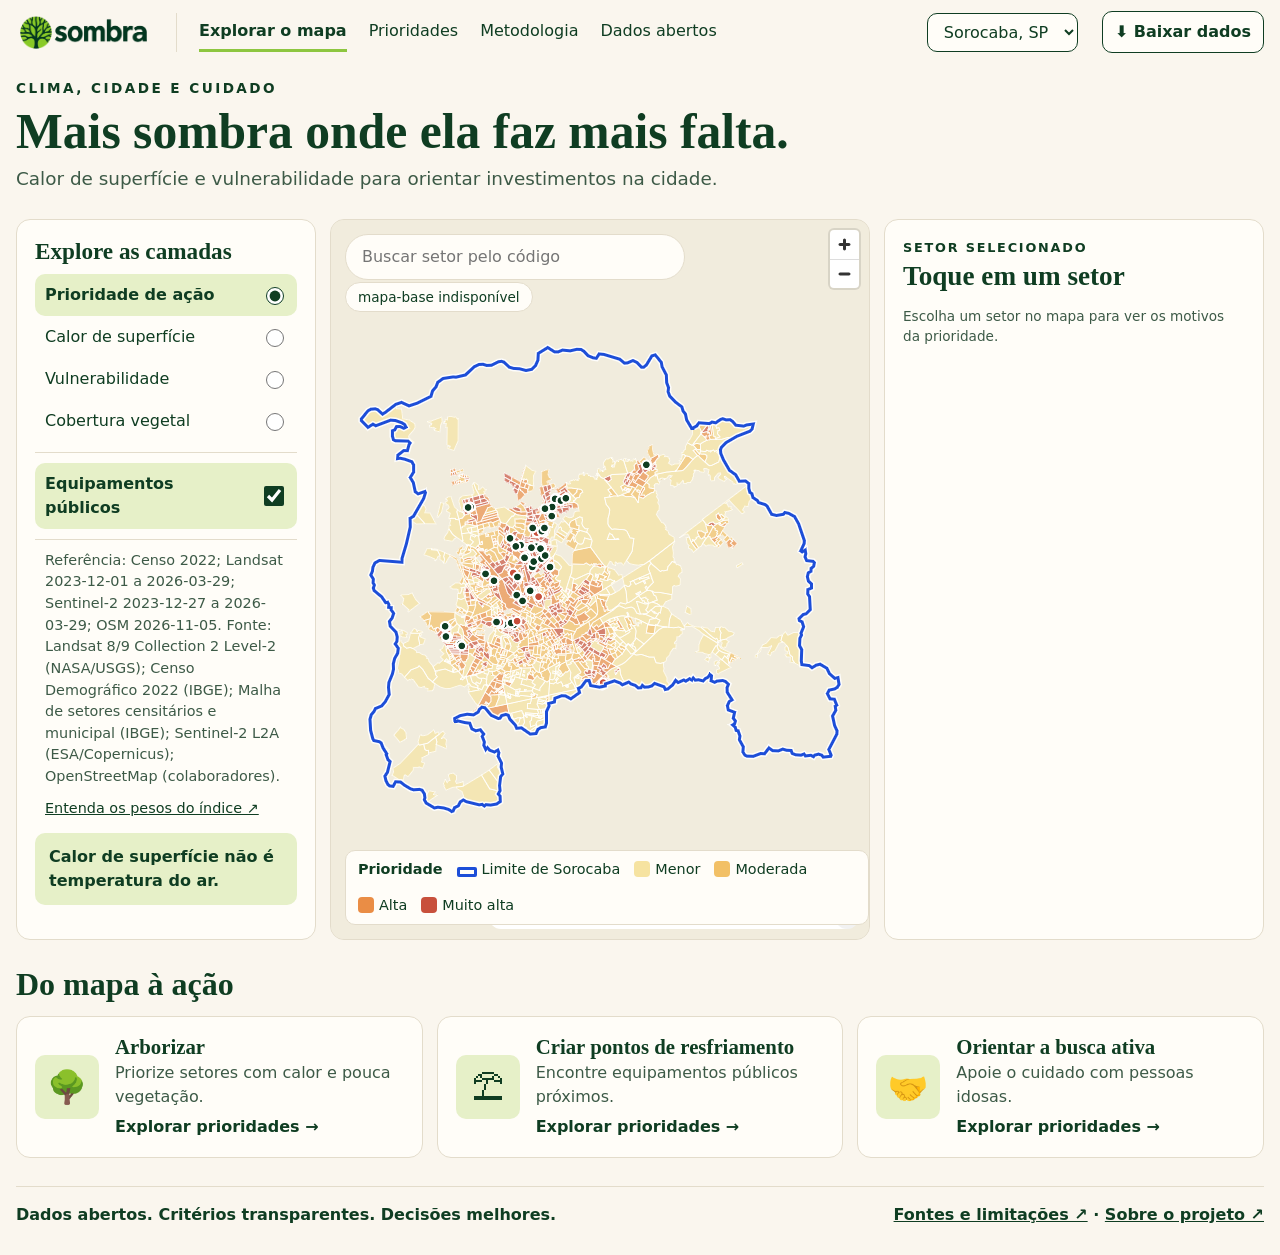
<file: web/index.html>
<!doctype html>
<html lang="pt-BR">
<head>
  <meta charset="utf-8" />
  <meta http-equiv="Content-Security-Policy" content="default-src 'self'; script-src 'self'; style-src 'self' 'unsafe-inline'; worker-src 'self' blob:; img-src 'self' data: blob: https://tiles.openfreemap.org; connect-src 'self' https://tiles.openfreemap.org; object-src 'none'; base-uri 'self'" />
  <meta name="referrer" content="no-referrer" />
  <meta name="viewport" content="width=device-width, initial-scale=1" />
  <title>Sombra — Mais sombra onde ela faz mais falta</title>
  <meta name="description" content="Calor de superfície e vulnerabilidade para orientar arborização e proteção contra o calor nos municípios brasileiros." />
  <link rel="icon" href="assets/icon.png" />
  <link rel="stylesheet" href="style.css" />
  <link rel="stylesheet" href="vendor/maplibre-gl.css" />
</head>
<body>
  <div class="wrap">
    <header class="topbar">
      <a class="brand" href="index.html" aria-label="Sombra, início"><img src="assets/logo.png" alt="sombra" /></a>
      <nav aria-label="Principal">
        <a href="index.html" aria-current="page">Explorar o mapa</a>
        <a href="prioridades.html">Prioridades</a>
        <a href="metodologia.html">Metodologia</a>
        <a href="dados.html">Dados abertos</a>
      </nav>
      <label for="city-select" style="position:absolute;left:-9999px">Município</label>
      <select id="city-select"></select>
      <a class="btn-outline" id="download-link" href="dados.html">⬇ Baixar dados</a>
    </header>
    <p class="eyebrow">Clima, cidade e cuidado</p>
    <div class="hero">
      <div>
        <h1>Mais sombra onde ela faz mais falta.</h1>
        <p class="sub">Calor de superfície e vulnerabilidade para orientar investimentos na cidade.</p>
      </div>
      <div class="badge" id="demo-badge" hidden>Prévia • dados ilustrativos</div>
    </div>

    <div class="demo-banner" id="demo-banner" hidden>Prévia com dados ilustrativos: os setores e valores são sintéticos e não descrevem nenhum bairro real de Sorocaba.</div>

    <main class="explorer">
      <section class="card layers" aria-labelledby="layers-title">
        <h2 id="layers-title">Explore as camadas</h2>
        <fieldset style="border:0;padding:0;margin:0">
          <legend class="small" style="position:absolute;left:-9999px">Camada do mapa</legend>
          <label><span>Prioridade de ação</span><input type="radio" name="layer" value="priority" checked /></label>
          <label><span>Calor de superfície</span><input type="radio" name="layer" value="heat" /></label>
          <label><span>Vulnerabilidade</span><input type="radio" name="layer" value="vuln" /></label>
          <label><span>Cobertura vegetal</span><input type="radio" name="layer" value="veg" /></label>
        </fieldset>
        <hr />
        <label class="toggle"><span>Equipamentos públicos</span><input type="checkbox" id="equip" checked /></label>
        <hr />
        <p class="meta-line" id="ref-line"></p>
        <p class="meta-line"><a href="metodologia.html#pesos">Entenda os pesos do índice ↗</a></p>
        <p class="note">Calor de superfície não é temperatura do ar.</p>
      </section>

      <section class="mapbox" aria-label="Mapa de prioridade por setor censitário">
        <form class="search" id="search-form" role="search">
          <label for="search" style="position:absolute;left:-9999px">Buscar setor pelo código</label>
          <input id="search" type="search" placeholder="Buscar setor pelo código" autocomplete="off" />
        </form>
        <div id="map"></div>
        <div class="legend" id="legend" aria-label="Legenda"></div>
        <div class="chip" id="map-chip"></div>
      </section>

      <aside class="card sector" aria-live="polite" id="sector-panel">
        <p class="label">Setor selecionado</p>
        <h2 id="s-title">Toque em um setor</h2>
        <div id="s-body"><p class="small">Escolha um setor no mapa para ver os motivos da prioridade.</p></div>
      </aside>
    </main>

    <h2 style="font-size:2rem">Do mapa à ação</h2>
    <section class="actions">
      <a class="card action" href="prioridades.html#arborizar" style="text-decoration:none"><div class="ico" aria-hidden="true">🌳</div><div><h3>Arborizar</h3><p>Priorize setores com calor e pouca vegetação.</p><strong>Explorar prioridades →</strong></div></a>
      <a class="card action" href="prioridades.html#resfriamento" style="text-decoration:none"><div class="ico" aria-hidden="true">⛱</div><div><h3>Criar pontos de resfriamento</h3><p>Encontre equipamentos públicos próximos.</p><strong>Explorar prioridades →</strong></div></a>
      <a class="card action" href="prioridades.html#busca-ativa" style="text-decoration:none"><div class="ico" aria-hidden="true">🤝</div><div><h3>Orientar a busca ativa</h3><p>Apoie o cuidado com pessoas idosas.</p><strong>Explorar prioridades →</strong></div></a>
    </section>

    <footer>
      <span>Dados abertos. Critérios transparentes. Decisões melhores.</span>
      <span><a href="metodologia.html#limitacoes">Fontes e limitações ↗</a> · <a href="https://civisbr.github.io/sombra/">Sobre o projeto ↗</a></span>
    </footer>
  </div>
  <script src="vendor/maplibre-gl.js"></script>
  <script type="module" src="app.js"></script>
</body>
</html>
</file>
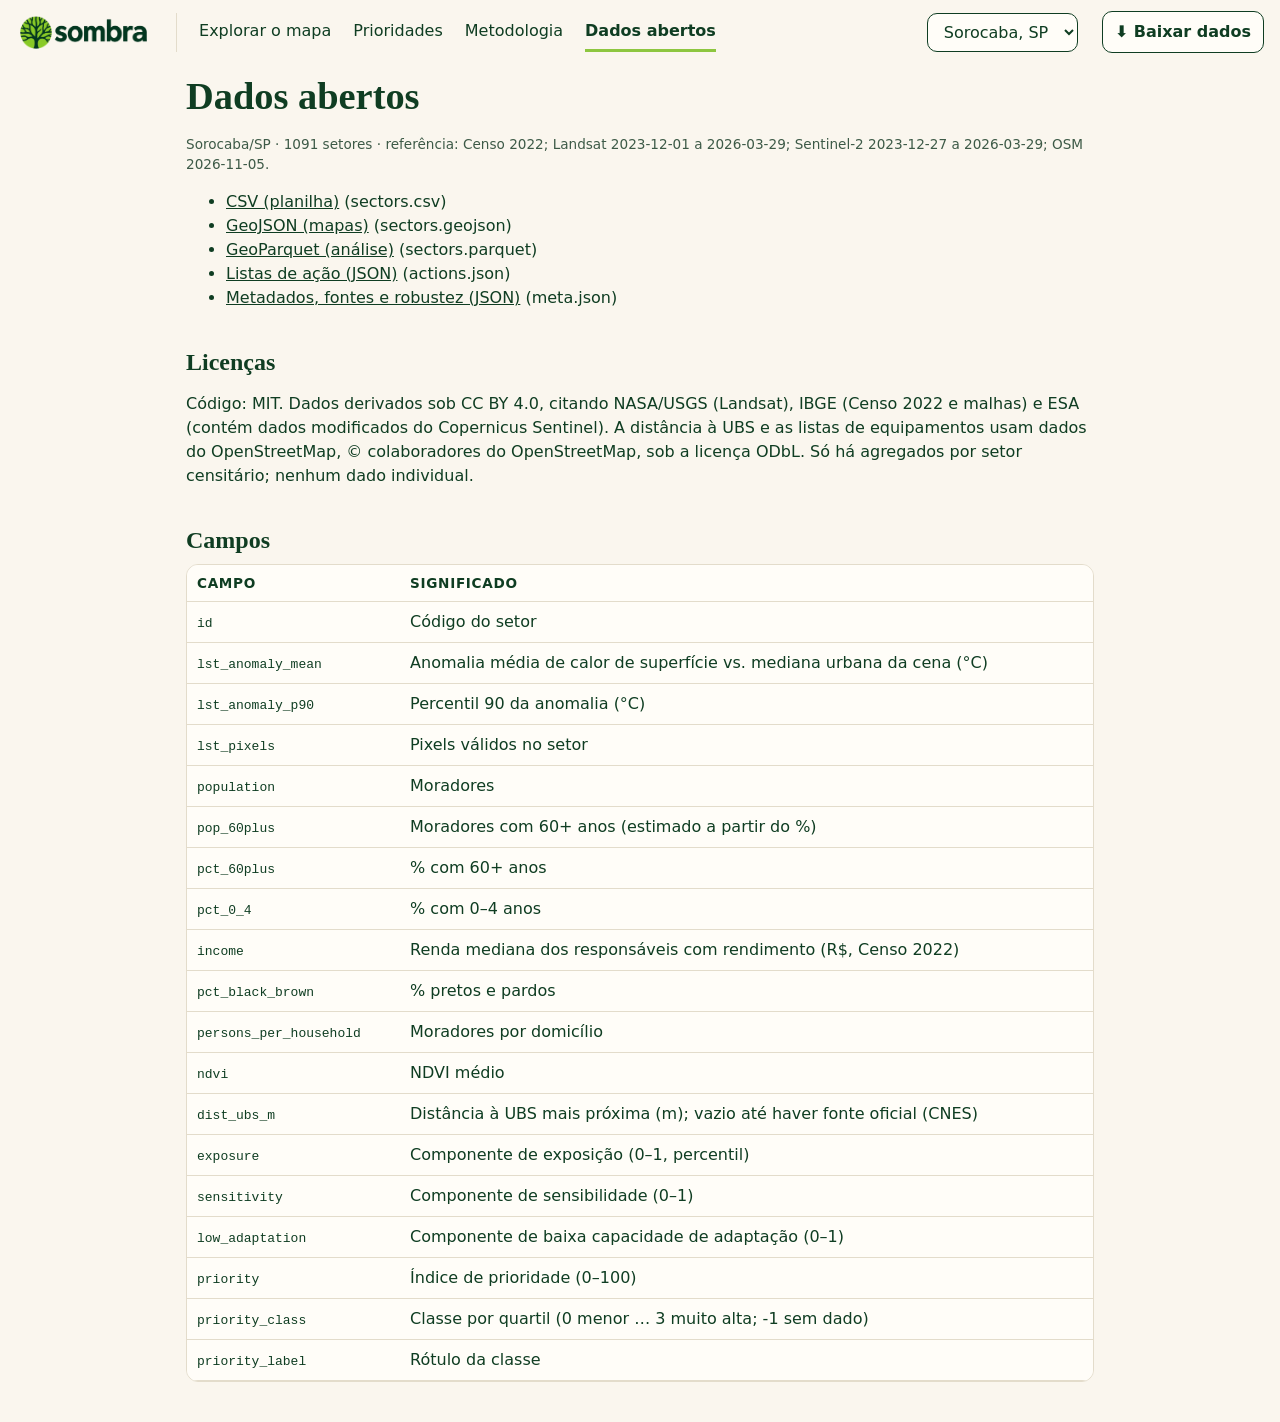
<file: web/dados.html>
<!doctype html>
<html lang="pt-BR">
<head>
  <meta charset="utf-8" />
  <meta http-equiv="Content-Security-Policy" content="default-src 'self'; script-src 'self'; style-src 'self' 'unsafe-inline'; worker-src 'self' blob:; img-src 'self' data: blob:; connect-src 'self'; object-src 'none'; base-uri 'self'" />
  <meta name="referrer" content="no-referrer" />
  <meta name="viewport" content="width=device-width, initial-scale=1" />
  <title>Dados abertos — Sombra</title>
  <meta name="description" content="Baixe os dados do Sombra por setor censitário em CSV, GeoJSON e GeoParquet." />
  <link rel="icon" href="assets/icon.png" />
  <link rel="stylesheet" href="style.css" />
</head>
<body>
  <div class="wrap">
    <header class="topbar">
      <a class="brand" href="index.html" aria-label="Sombra, início"><img src="assets/logo.png" alt="sombra" /></a>
      <nav aria-label="Principal">
        <a href="index.html">Explorar o mapa</a>
        <a href="prioridades.html">Prioridades</a>
        <a href="metodologia.html">Metodologia</a>
        <a href="dados.html" aria-current="page">Dados abertos</a>
      </nav>
      <label for="city-select" style="position:absolute;left:-9999px">Município</label>
      <select id="city-select"></select>
      <a class="btn-outline" id="download-link" href="dados.html">⬇ Baixar dados</a>
    </header>
  </div>
  <main class="page">
    <h1>Dados abertos</h1>
    <div class="demo-banner" id="demo-banner" hidden>Prévia com dados ilustrativos: não use estes números para decidir nada.</div>
    <p id="ref-line" class="small"></p>
    <ul id="downloads"></ul>
    <h2>Licenças</h2>
    <p>Código: MIT. Dados derivados sob CC BY 4.0, citando NASA/USGS (Landsat), IBGE (Censo 2022 e malhas) e ESA (contém dados modificados do Copernicus Sentinel). A distância à UBS e as listas de equipamentos usam dados do OpenStreetMap, © colaboradores do OpenStreetMap, sob a licença ODbL. Só há agregados por setor censitário; nenhum dado individual.</p>
    <h2>Campos</h2>
    <div class="tablewrap"><table>
      <thead><tr><th>Campo</th><th>Significado</th></tr></thead>
      <tbody id="fields"></tbody>
    </table></div>
  </main>
  <script type="module" src="dados.js"></script>
</body>
</html>
</file>
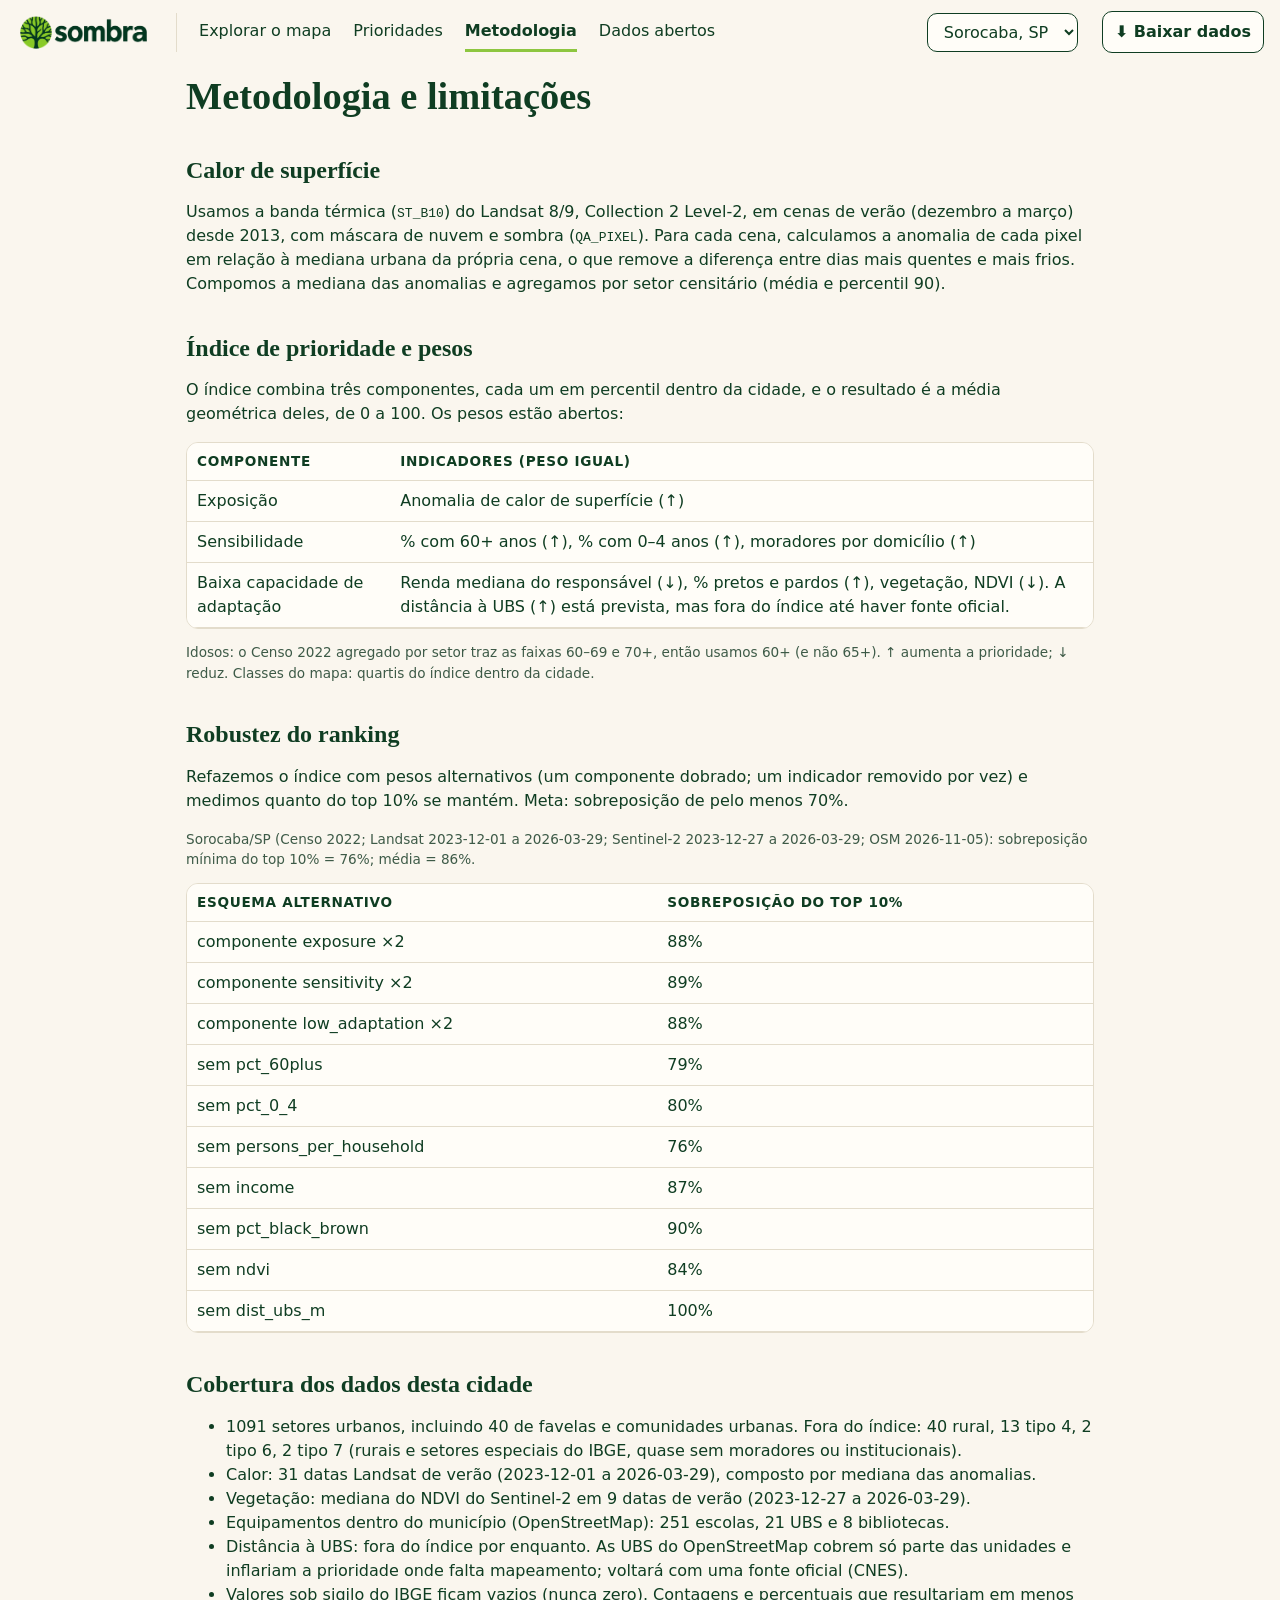
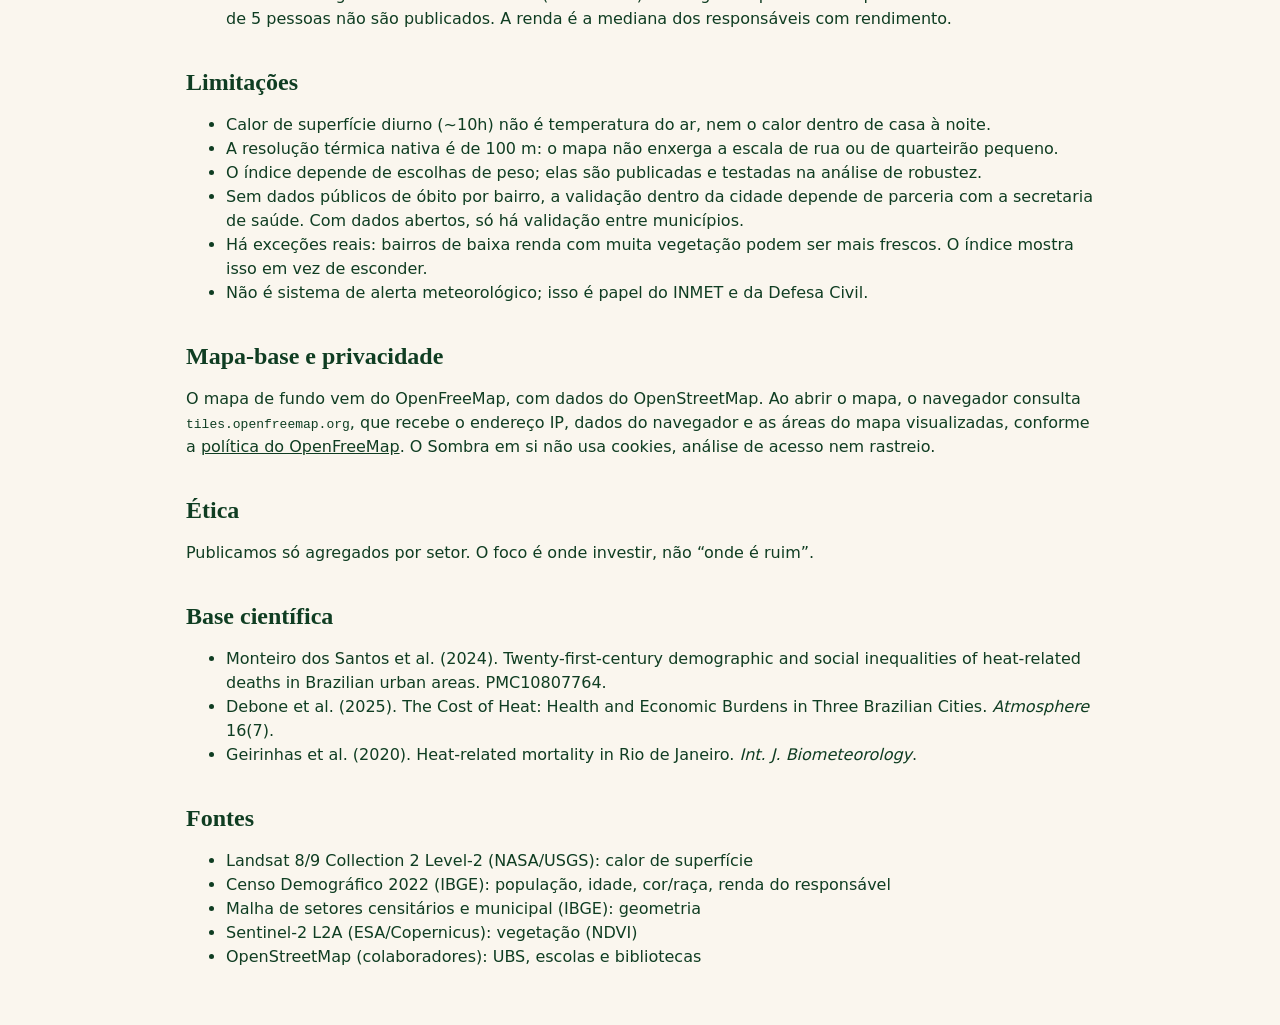
<file: web/metodologia.html>
<!doctype html>
<html lang="pt-BR">
<head>
  <meta charset="utf-8" />
  <meta http-equiv="Content-Security-Policy" content="default-src 'self'; script-src 'self'; style-src 'self' 'unsafe-inline'; worker-src 'self' blob:; img-src 'self' data: blob:; connect-src 'self'; object-src 'none'; base-uri 'self'" />
  <meta name="referrer" content="no-referrer" />
  <meta name="viewport" content="width=device-width, initial-scale=1" />
  <title>Metodologia — Sombra</title>
  <meta name="description" content="Como o Sombra calcula calor de superfície, vulnerabilidade e prioridade, e o que a ferramenta não mede." />
  <link rel="icon" href="assets/icon.png" />
  <link rel="stylesheet" href="style.css" />
  </head>
<body>
  <div class="wrap">
    <header class="topbar">
      <a class="brand" href="index.html" aria-label="Sombra, início"><img src="assets/logo.png" alt="sombra" /></a>
      <nav aria-label="Principal">
        <a href="index.html">Explorar o mapa</a>
        <a href="prioridades.html">Prioridades</a>
        <a href="metodologia.html" aria-current="page">Metodologia</a>
        <a href="dados.html">Dados abertos</a>
      </nav>
      <label for="city-select" style="position:absolute;left:-9999px">Município</label>
      <select id="city-select"></select>
      <a class="btn-outline" id="download-link" href="dados.html">⬇ Baixar dados</a>
    </header>
      </div>
  <main class="page">
    <h1>Metodologia e limitações</h1>
    <div class="demo-banner" id="demo-banner" hidden>Prévia com dados ilustrativos: a cidade exibida é sintética.</div>

    <h2>Calor de superfície</h2>
    <p>Usamos a banda térmica (<code>ST_B10</code>) do Landsat 8/9, Collection 2 Level-2, em cenas de verão (dezembro a março) desde 2013, com máscara de nuvem e sombra (<code>QA_PIXEL</code>). Para cada cena, calculamos a anomalia de cada pixel em relação à mediana urbana da própria cena, o que remove a diferença entre dias mais quentes e mais frios. Compomos a mediana das anomalias e agregamos por setor censitário (média e percentil 90).</p>

    <h2 id="pesos">Índice de prioridade e pesos</h2>
    <p>O índice combina três componentes, cada um em percentil dentro da cidade, e o resultado é a média geométrica deles, de 0 a 100. Os pesos estão abertos:</p>
    <div class="tablewrap"><table>
      <thead><tr><th>Componente</th><th>Indicadores (peso igual)</th></tr></thead>
      <tbody>
        <tr><td>Exposição</td><td>Anomalia de calor de superfície (↑)</td></tr>
        <tr><td>Sensibilidade</td><td>% com 60+ anos (↑), % com 0–4 anos (↑), moradores por domicílio (↑)</td></tr>
        <tr><td>Baixa capacidade de adaptação</td><td>Renda mediana do responsável (↓), % pretos e pardos (↑), vegetação, NDVI (↓). A distância à UBS (↑) está prevista, mas fora do índice até haver fonte oficial.</td></tr>
      </tbody>
    </table></div>
    <p class="small">Idosos: o Censo 2022 agregado por setor traz as faixas 60–69 e 70+, então usamos 60+ (e não 65+). ↑ aumenta a prioridade; ↓ reduz. Classes do mapa: quartis do índice dentro da cidade.</p>

    <h2>Robustez do ranking</h2>
    <p>Refazemos o índice com pesos alternativos (um componente dobrado; um indicador removido por vez) e medimos quanto do top 10% se mantém. Meta: sobreposição de pelo menos 70%.</p>
    <p id="robust-summary" class="small"></p>
    <div class="tablewrap"><table id="t-robust"></table></div>

    <h2>Cobertura dos dados desta cidade</h2>
    <ul id="coverage"></ul>

    <h2 id="limitacoes">Limitações</h2>
    <ul>
      <li>Calor de superfície diurno (~10h) não é temperatura do ar, nem o calor dentro de casa à noite.</li>
      <li>A resolução térmica nativa é de 100 m: o mapa não enxerga a escala de rua ou de quarteirão pequeno.</li>
      <li>O índice depende de escolhas de peso; elas são publicadas e testadas na análise de robustez.</li>
      <li>Sem dados públicos de óbito por bairro, a validação dentro da cidade depende de parceria com a secretaria de saúde. Com dados abertos, só há validação entre municípios.</li>
      <li>Há exceções reais: bairros de baixa renda com muita vegetação podem ser mais frescos. O índice mostra isso em vez de esconder.</li>
      <li>Não é sistema de alerta meteorológico; isso é papel do INMET e da Defesa Civil.</li>
    </ul>

    <h2>Mapa-base e privacidade</h2>
    <p>O mapa de fundo vem do OpenFreeMap, com dados do OpenStreetMap. Ao abrir o mapa, o navegador consulta <code>tiles.openfreemap.org</code>, que recebe o endereço IP, dados do navegador e as áreas do mapa visualizadas, conforme a <a href="https://openfreemap.org/privacy/">política do OpenFreeMap</a>. O Sombra em si não usa cookies, análise de acesso nem rastreio.</p>

    <h2>Ética</h2>
    <p>Publicamos só agregados por setor. O foco é onde investir, não &ldquo;onde é ruim&rdquo;.</p>

    <h2>Base científica</h2>
    <ul>
      <li>Monteiro dos Santos et al. (2024). Twenty-first-century demographic and social inequalities of heat-related deaths in Brazilian urban areas. PMC10807764.</li>
      <li>Debone et al. (2025). The Cost of Heat: Health and Economic Burdens in Three Brazilian Cities. <em>Atmosphere</em> 16(7).</li>
      <li>Geirinhas et al. (2020). Heat-related mortality in Rio de Janeiro. <em>Int. J. Biometeorology</em>.</li>
    </ul>
    <h2>Fontes</h2>
    <ul id="sources"></ul>
  </main>
  <script type="module" src="metodologia.js"></script>
</body>
</html>
</file>
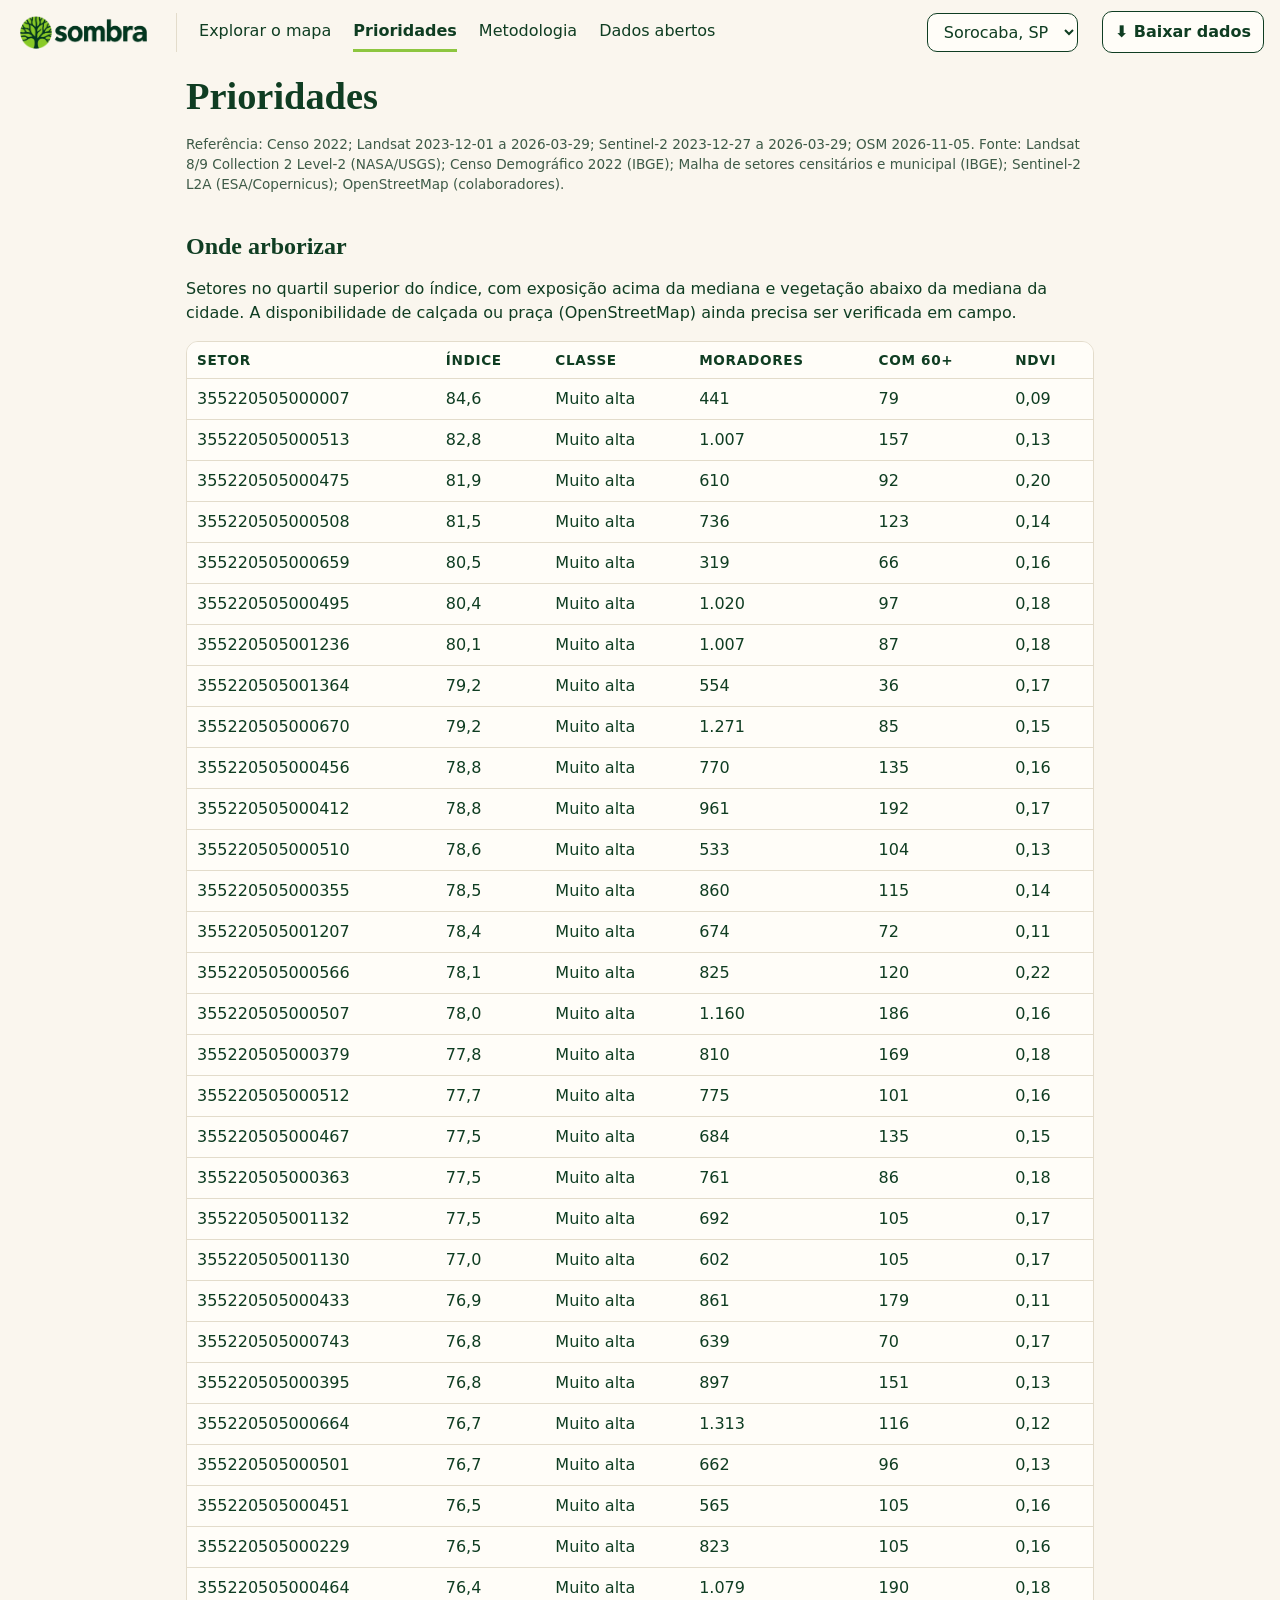
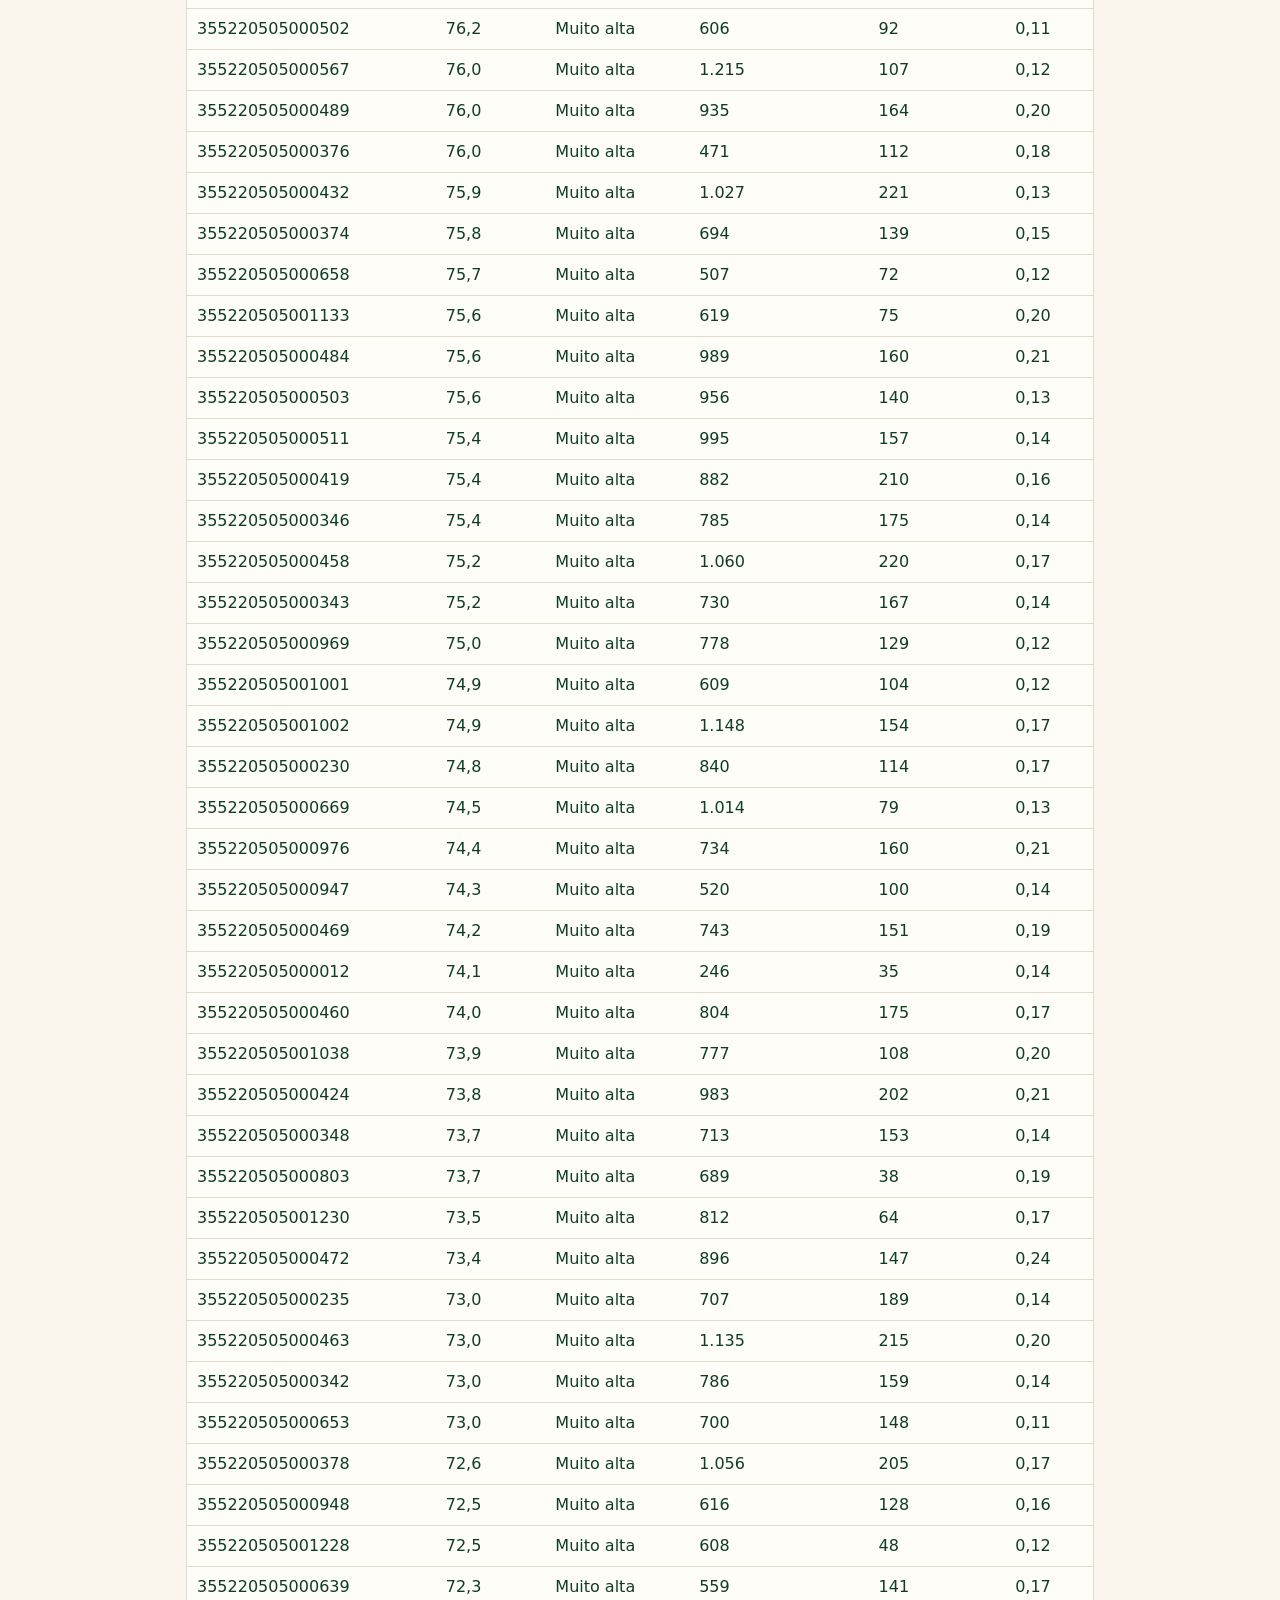
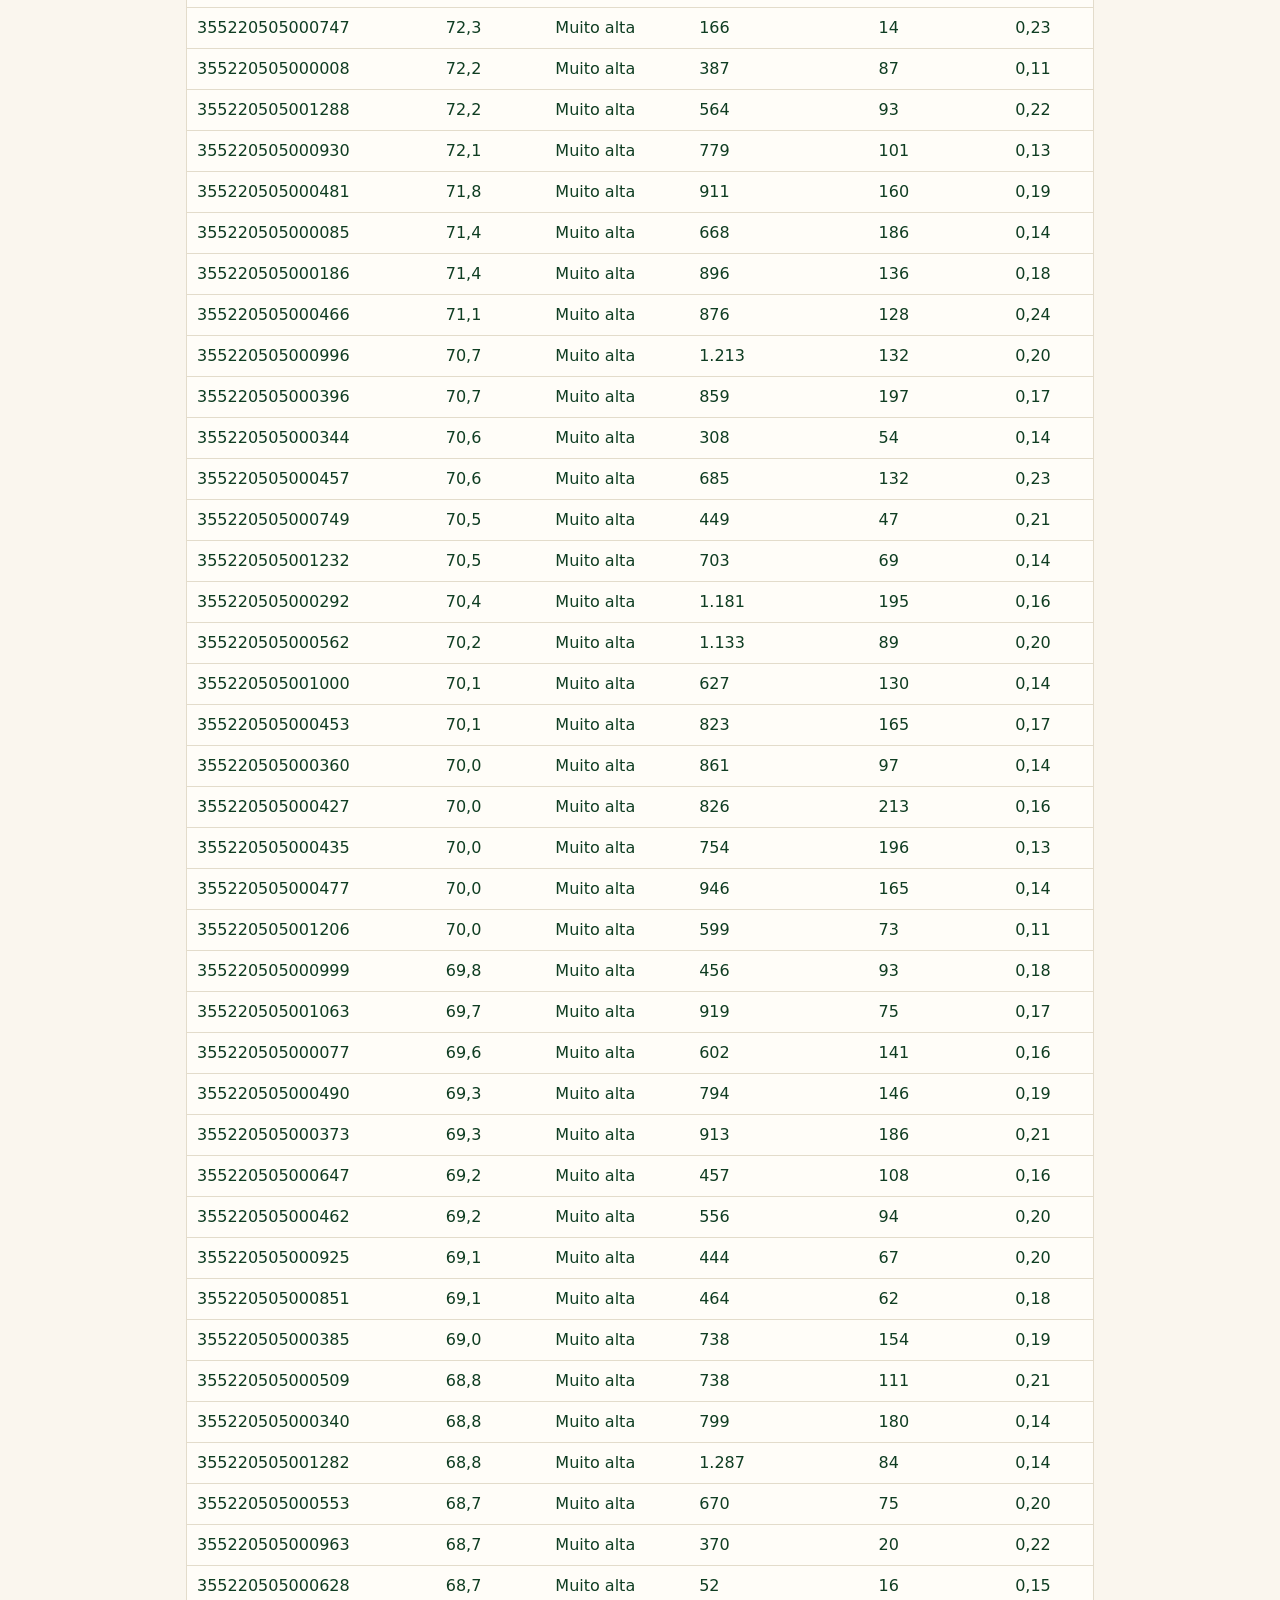
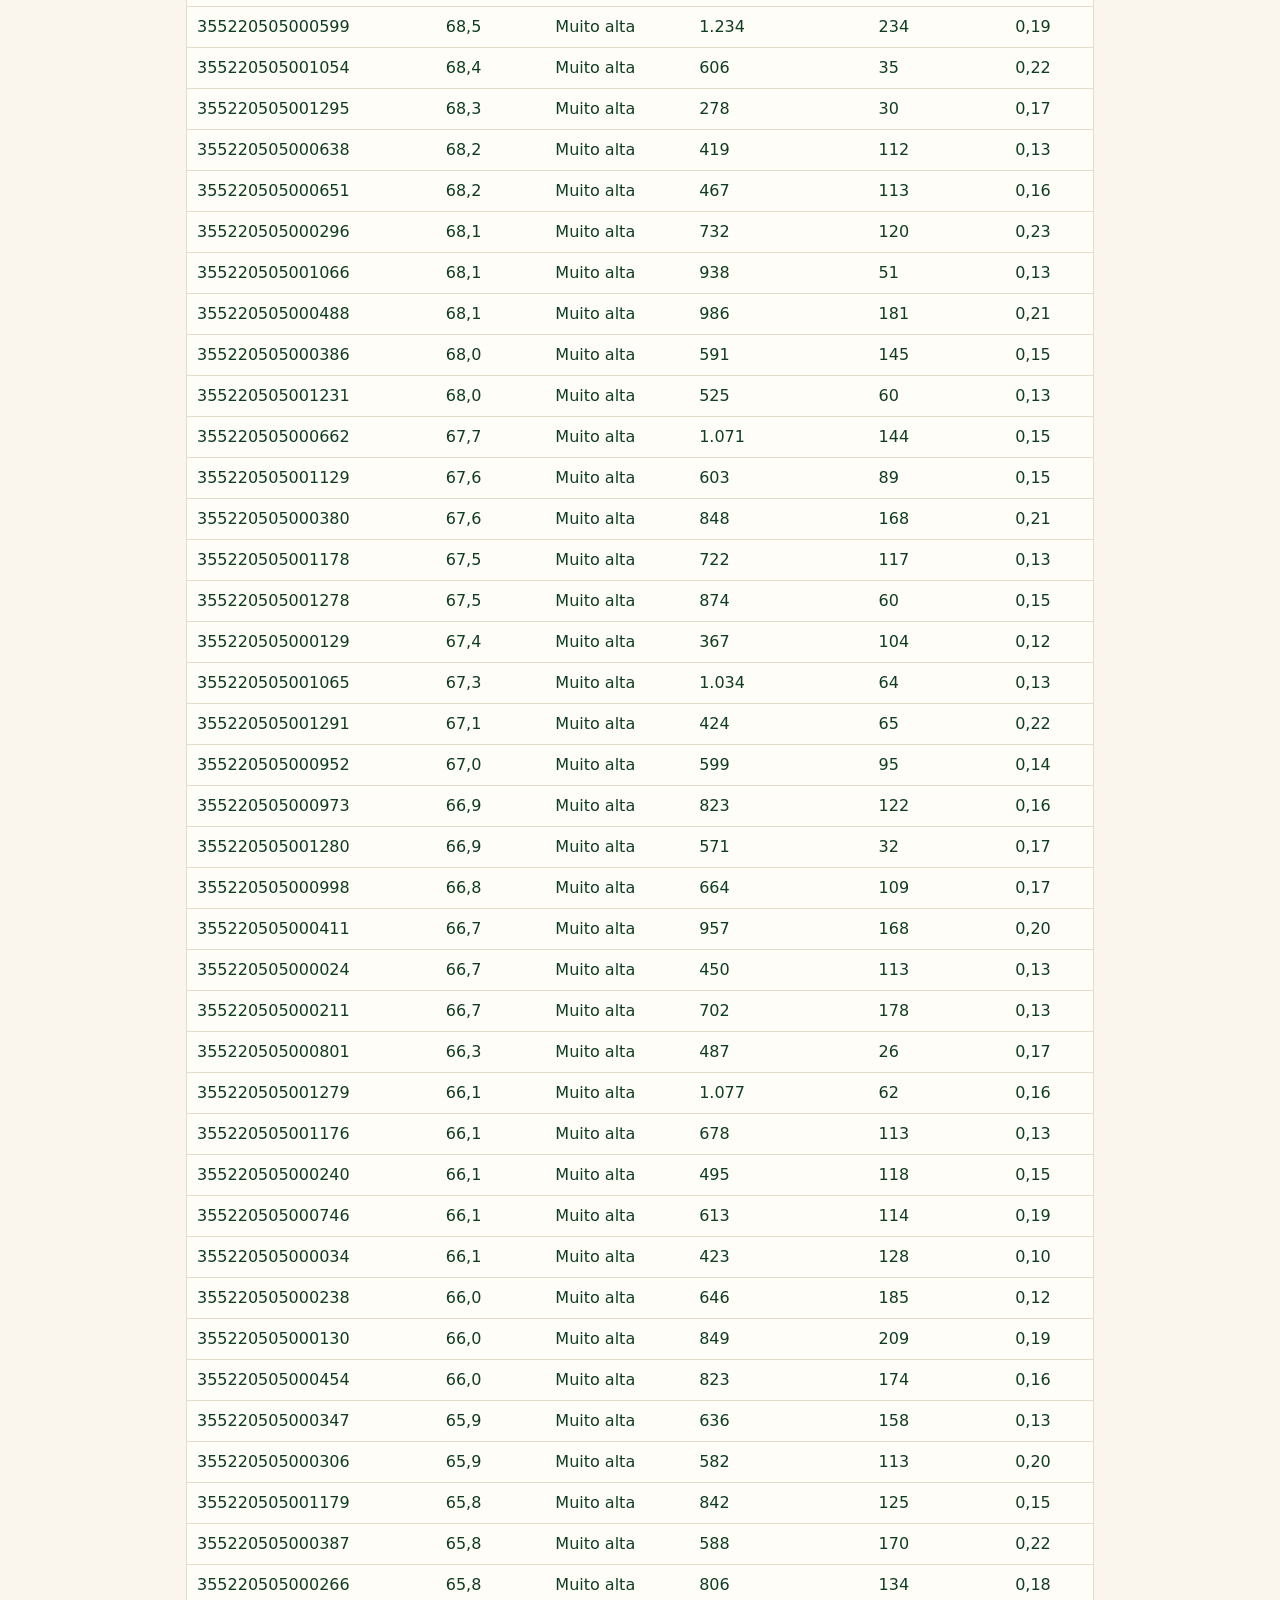
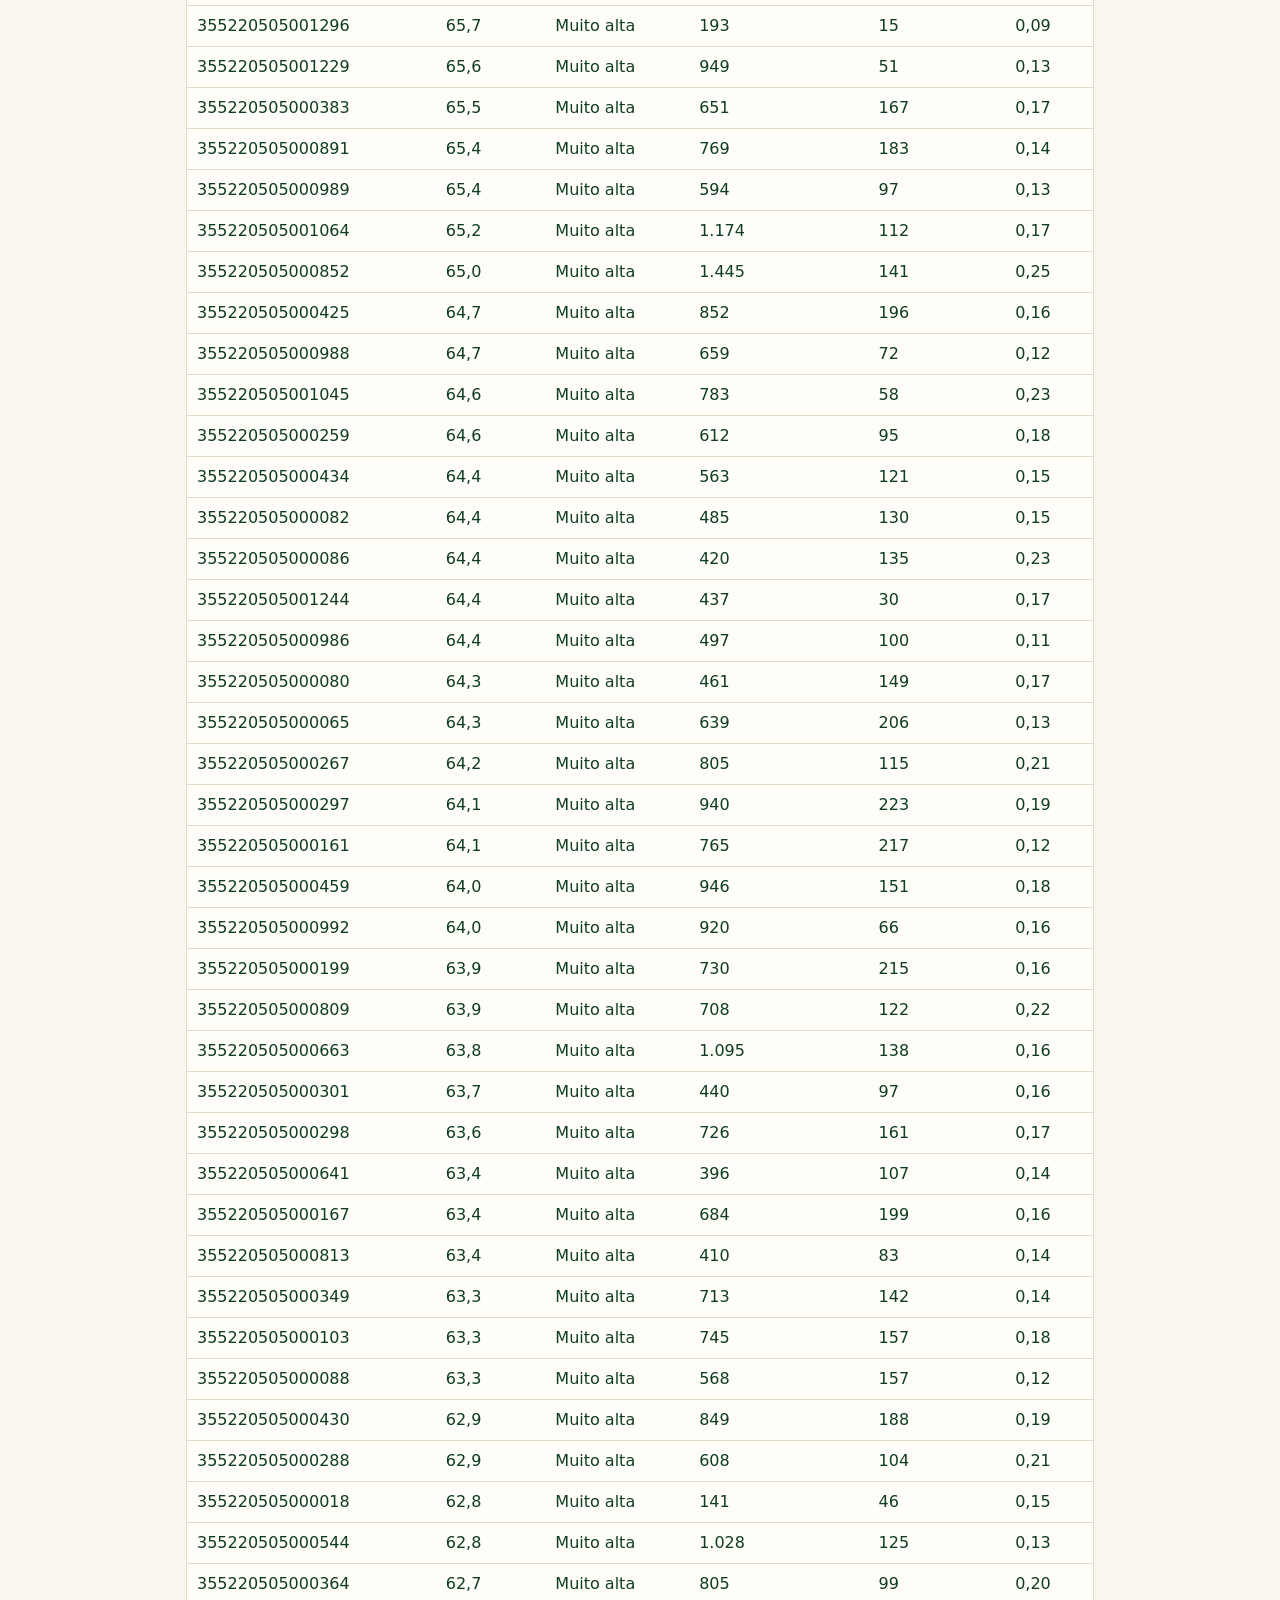
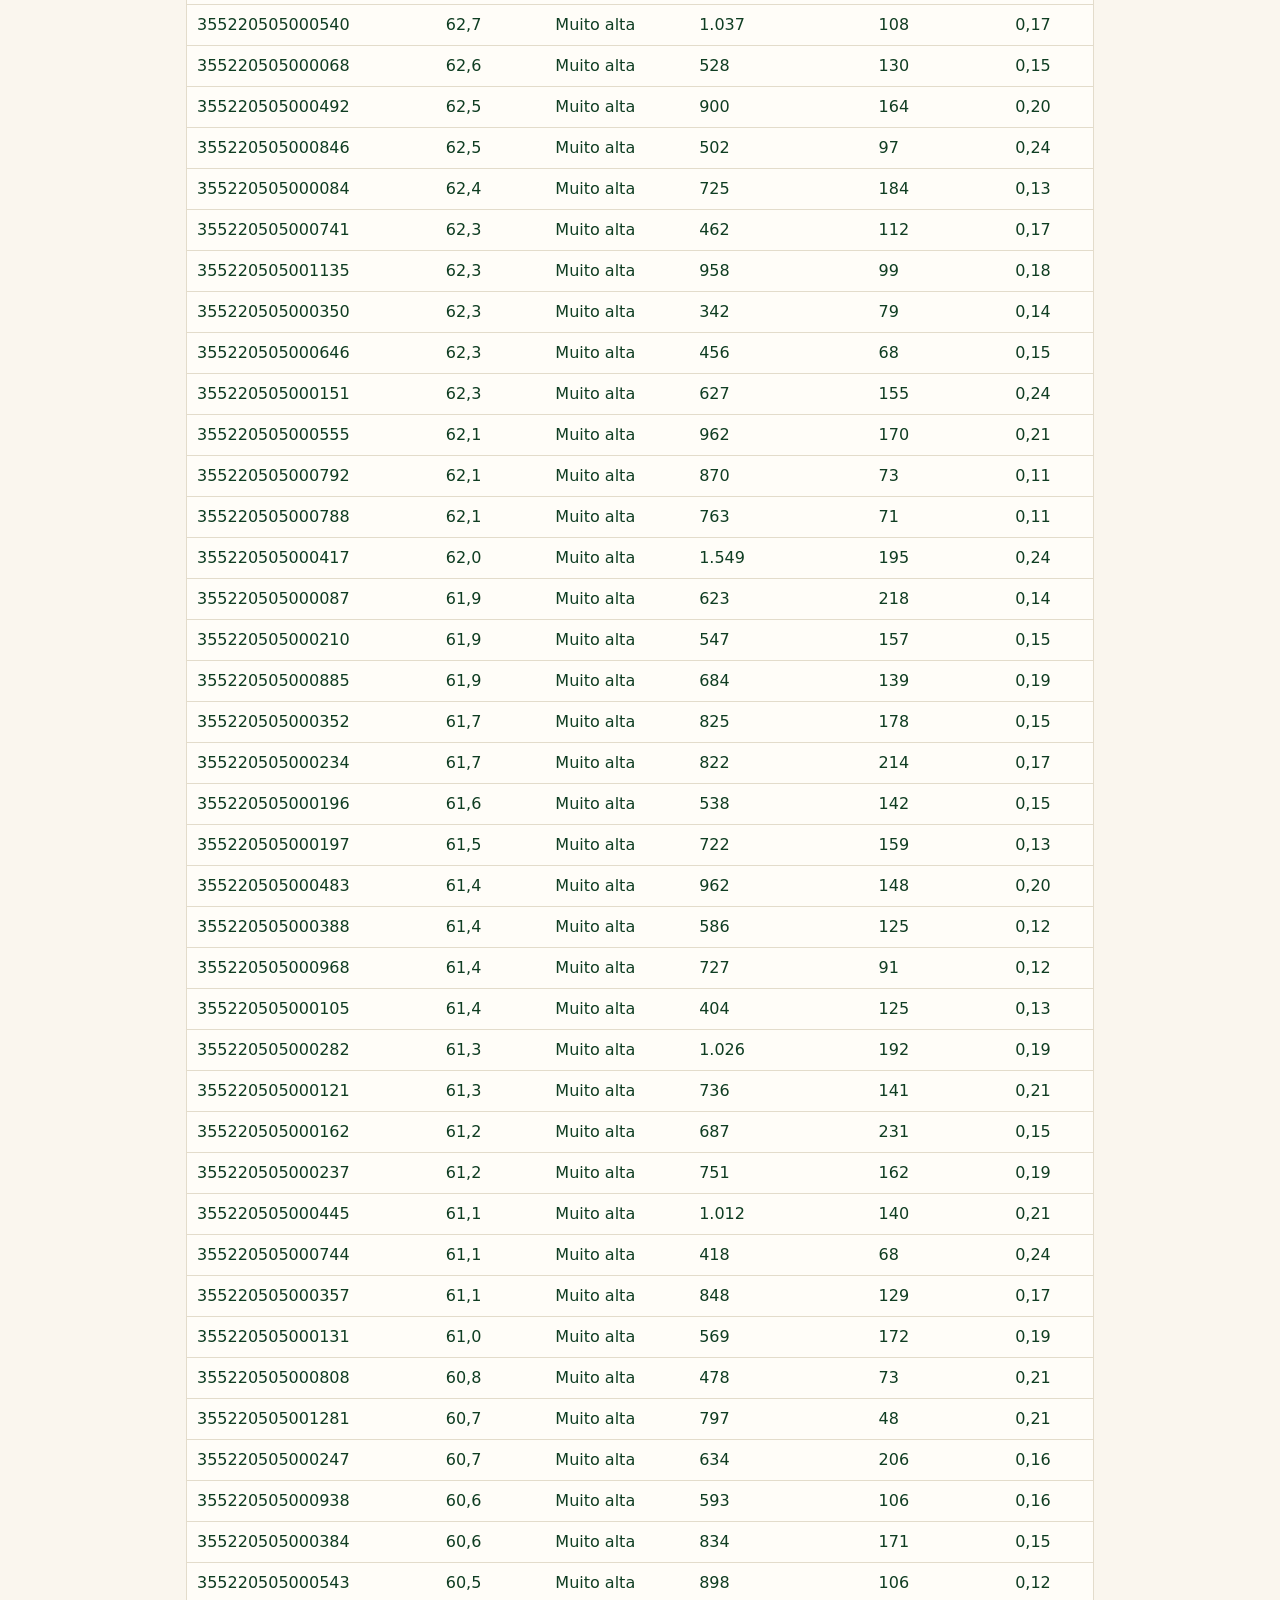
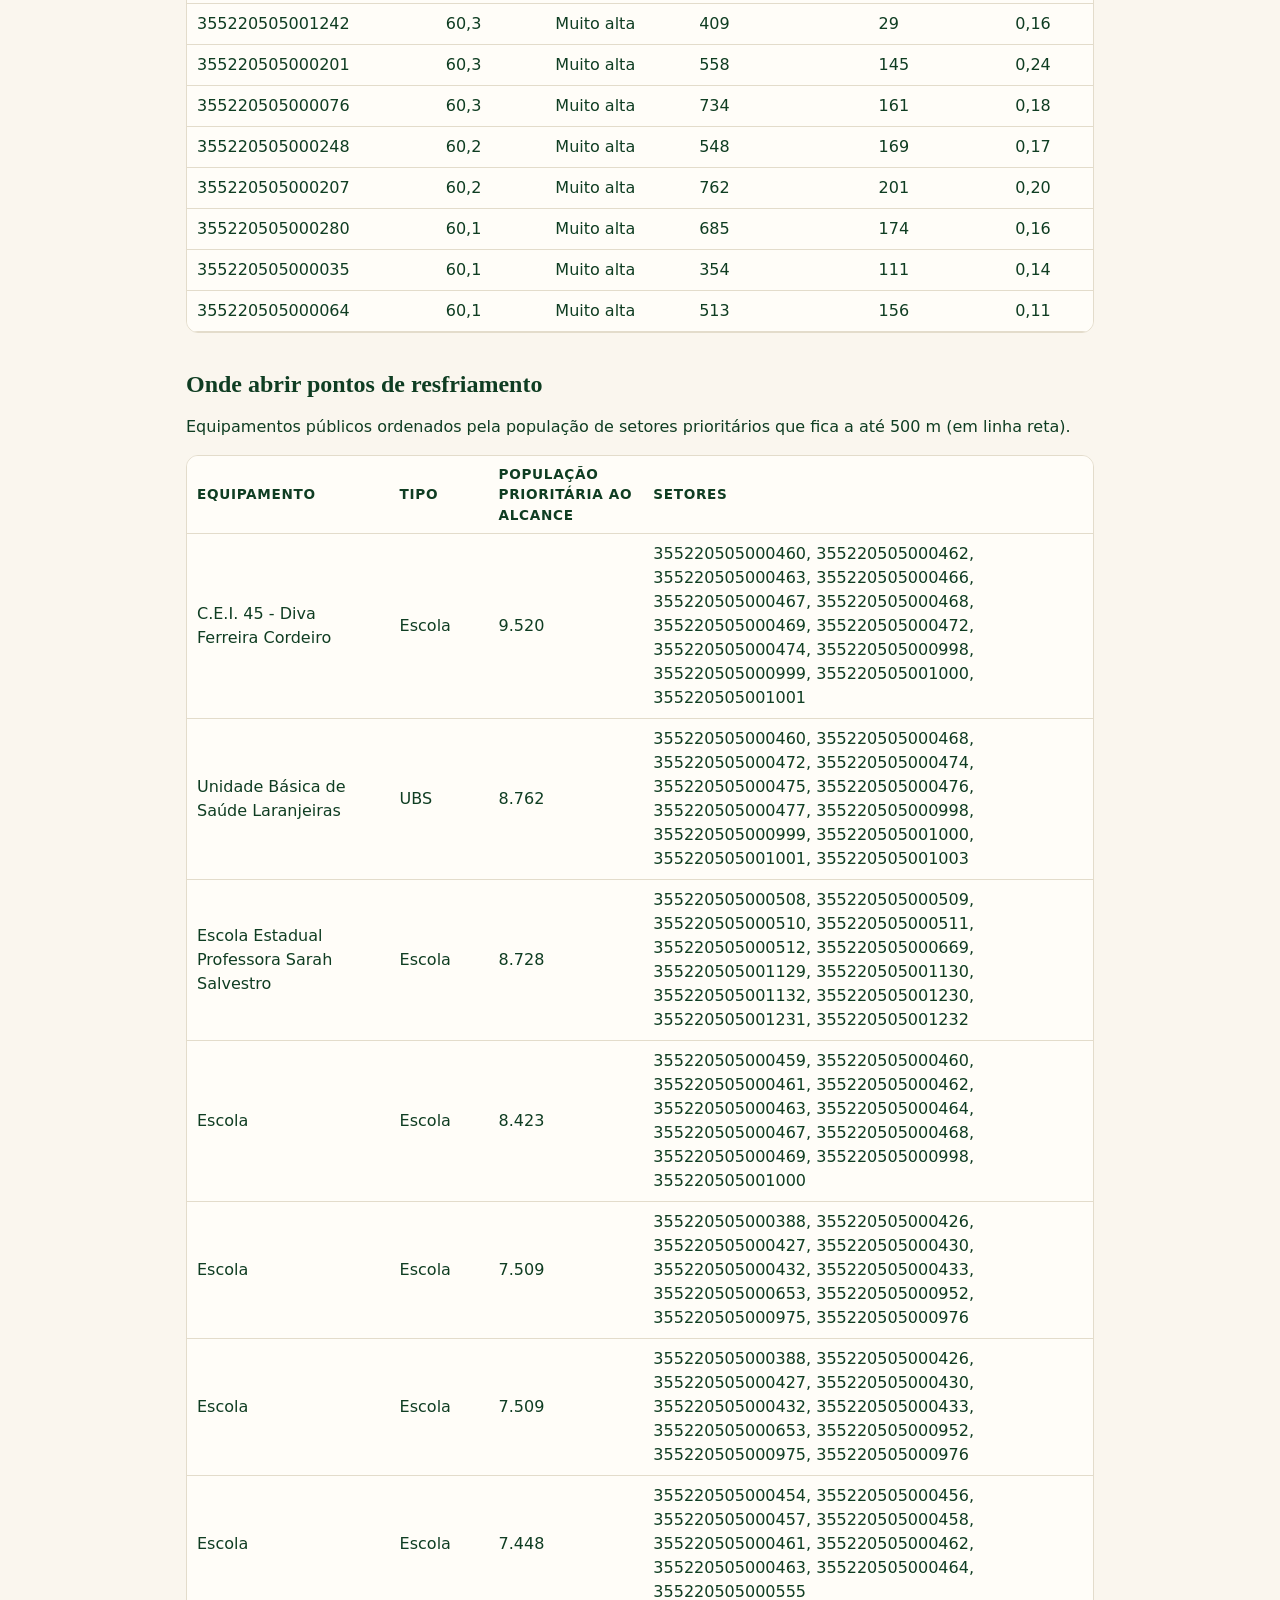
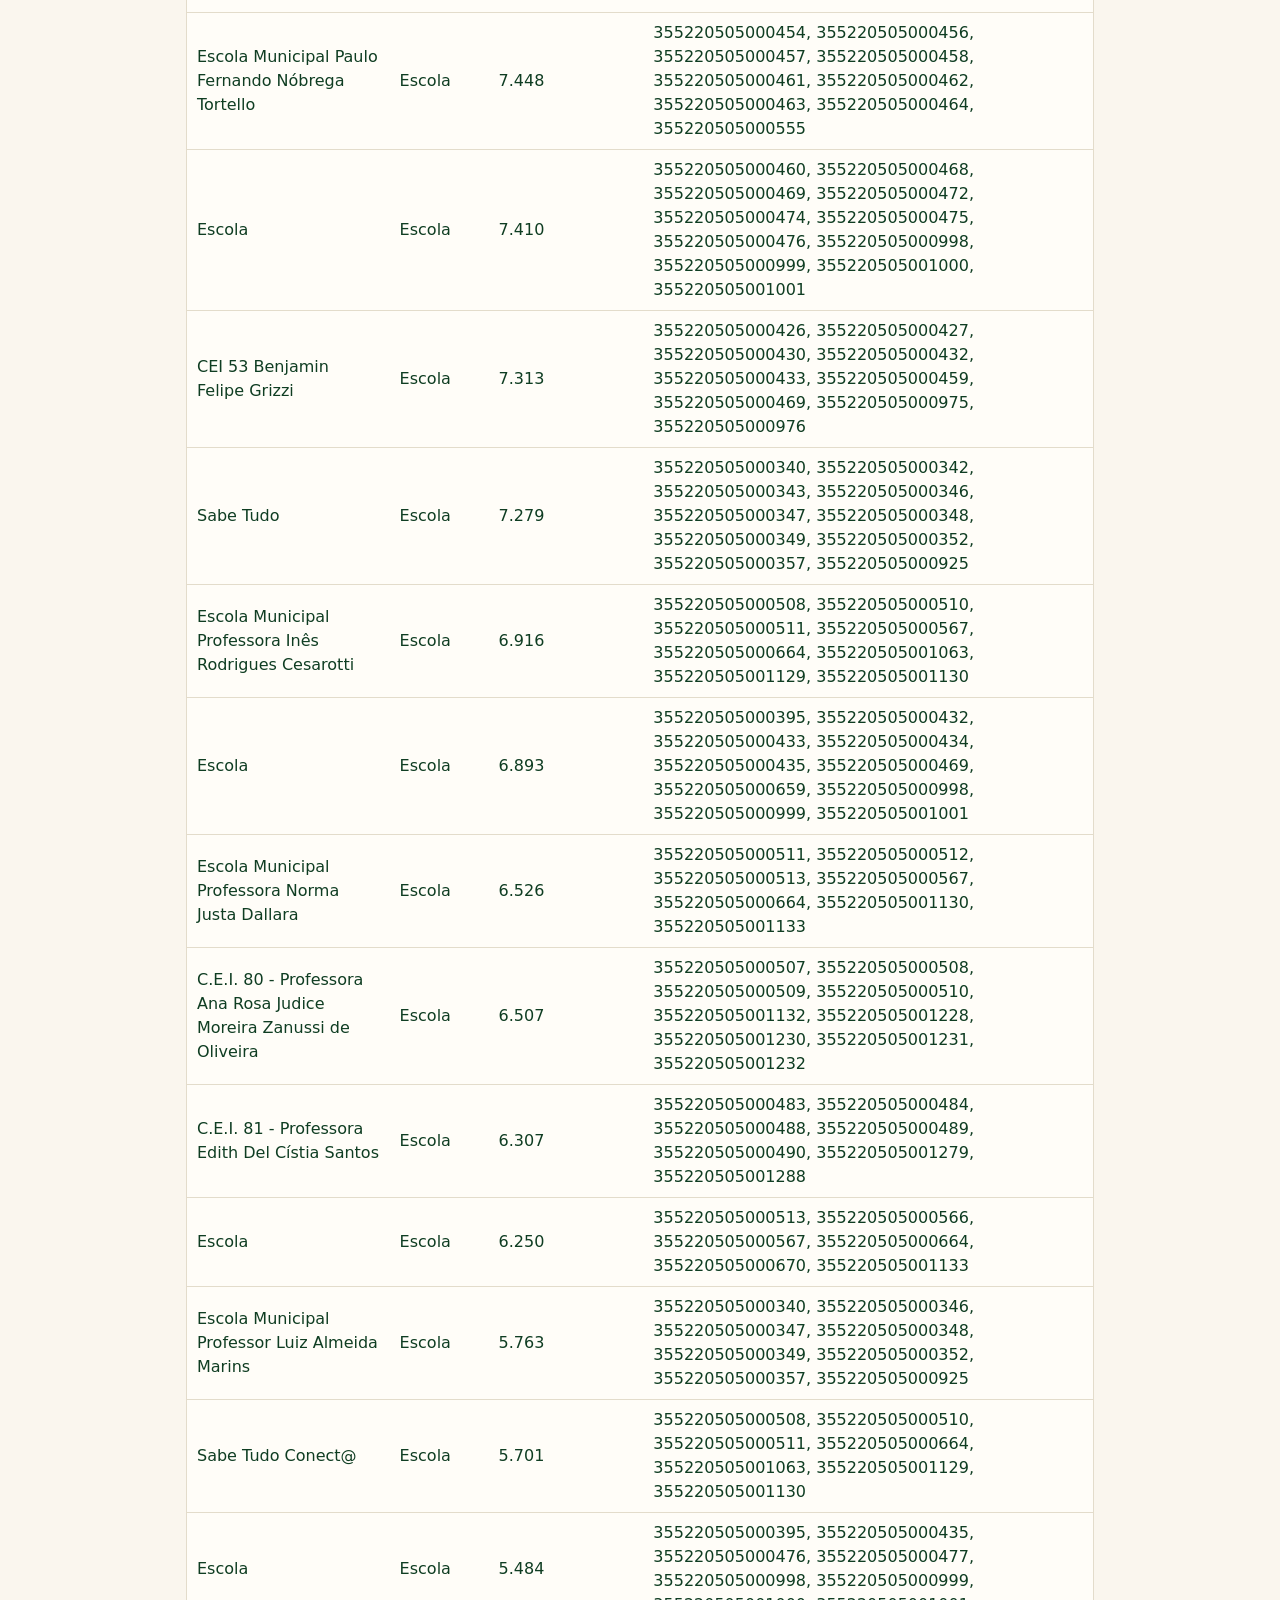
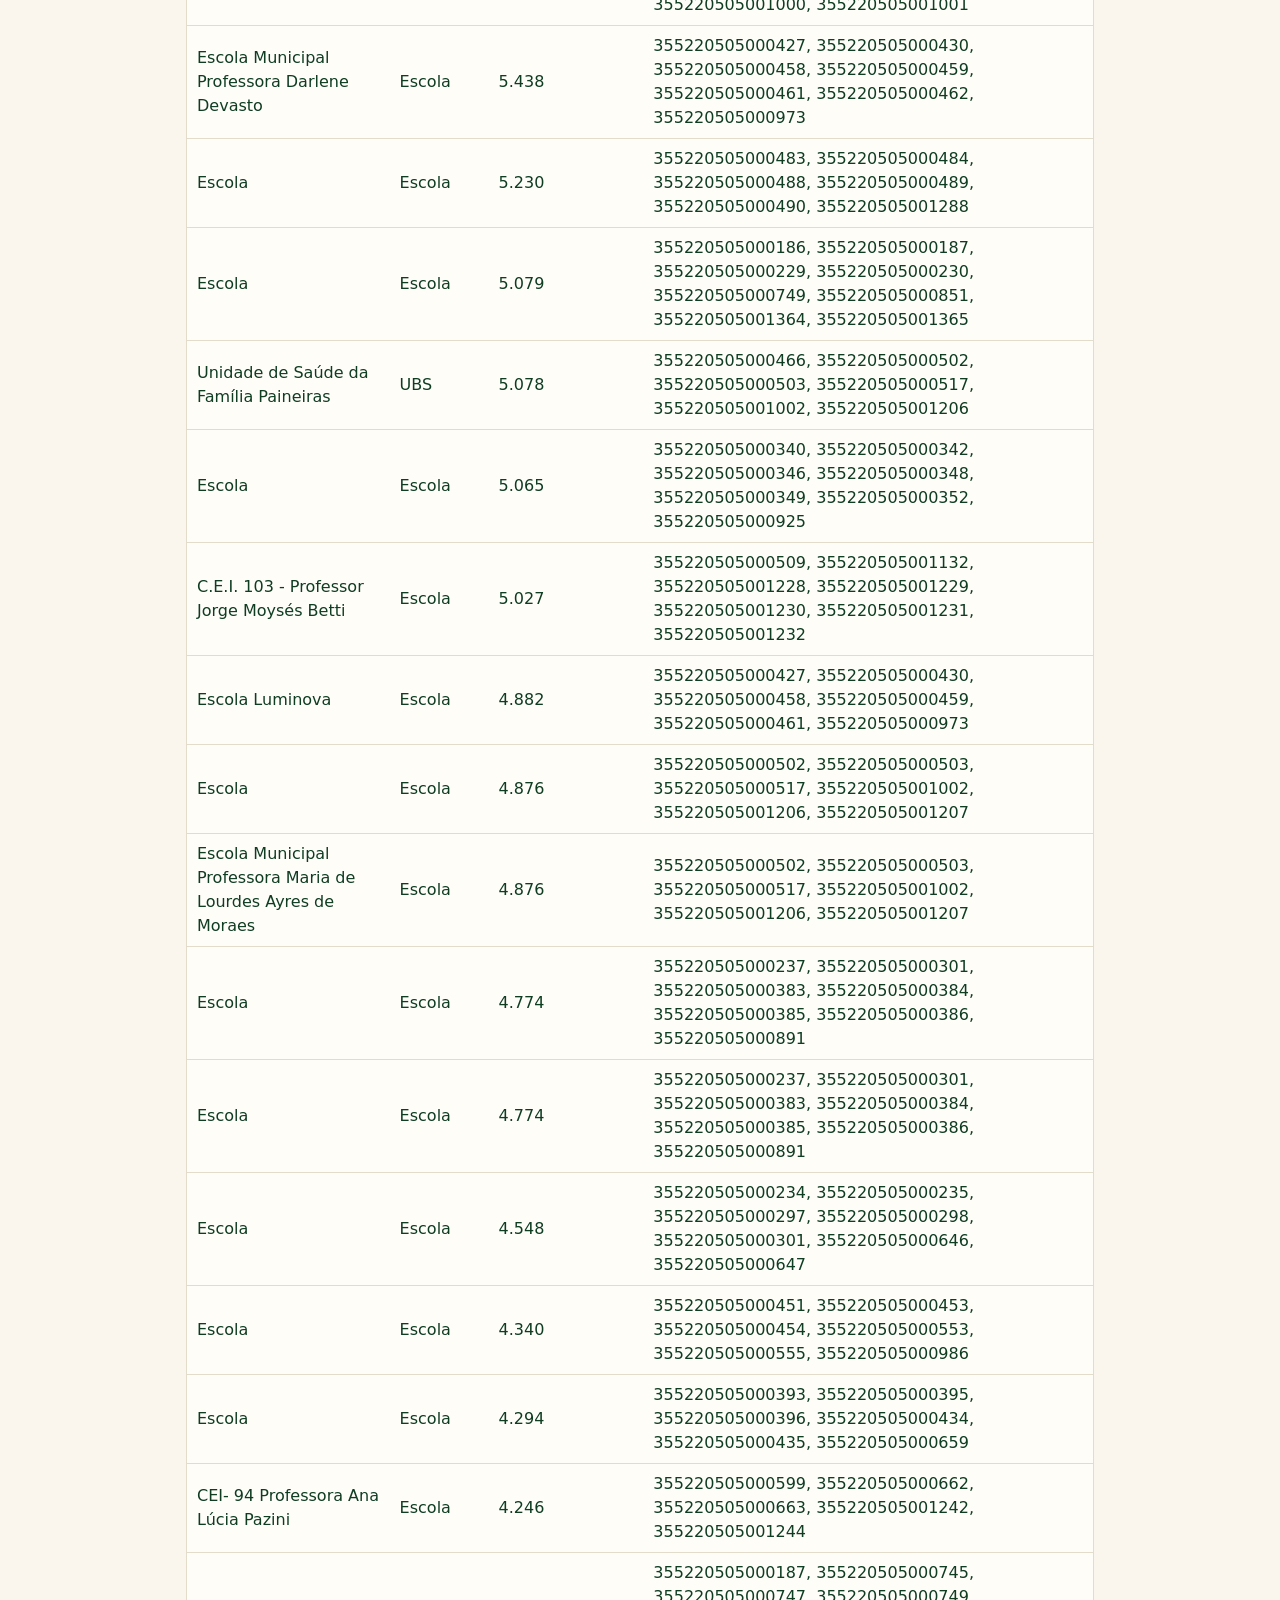
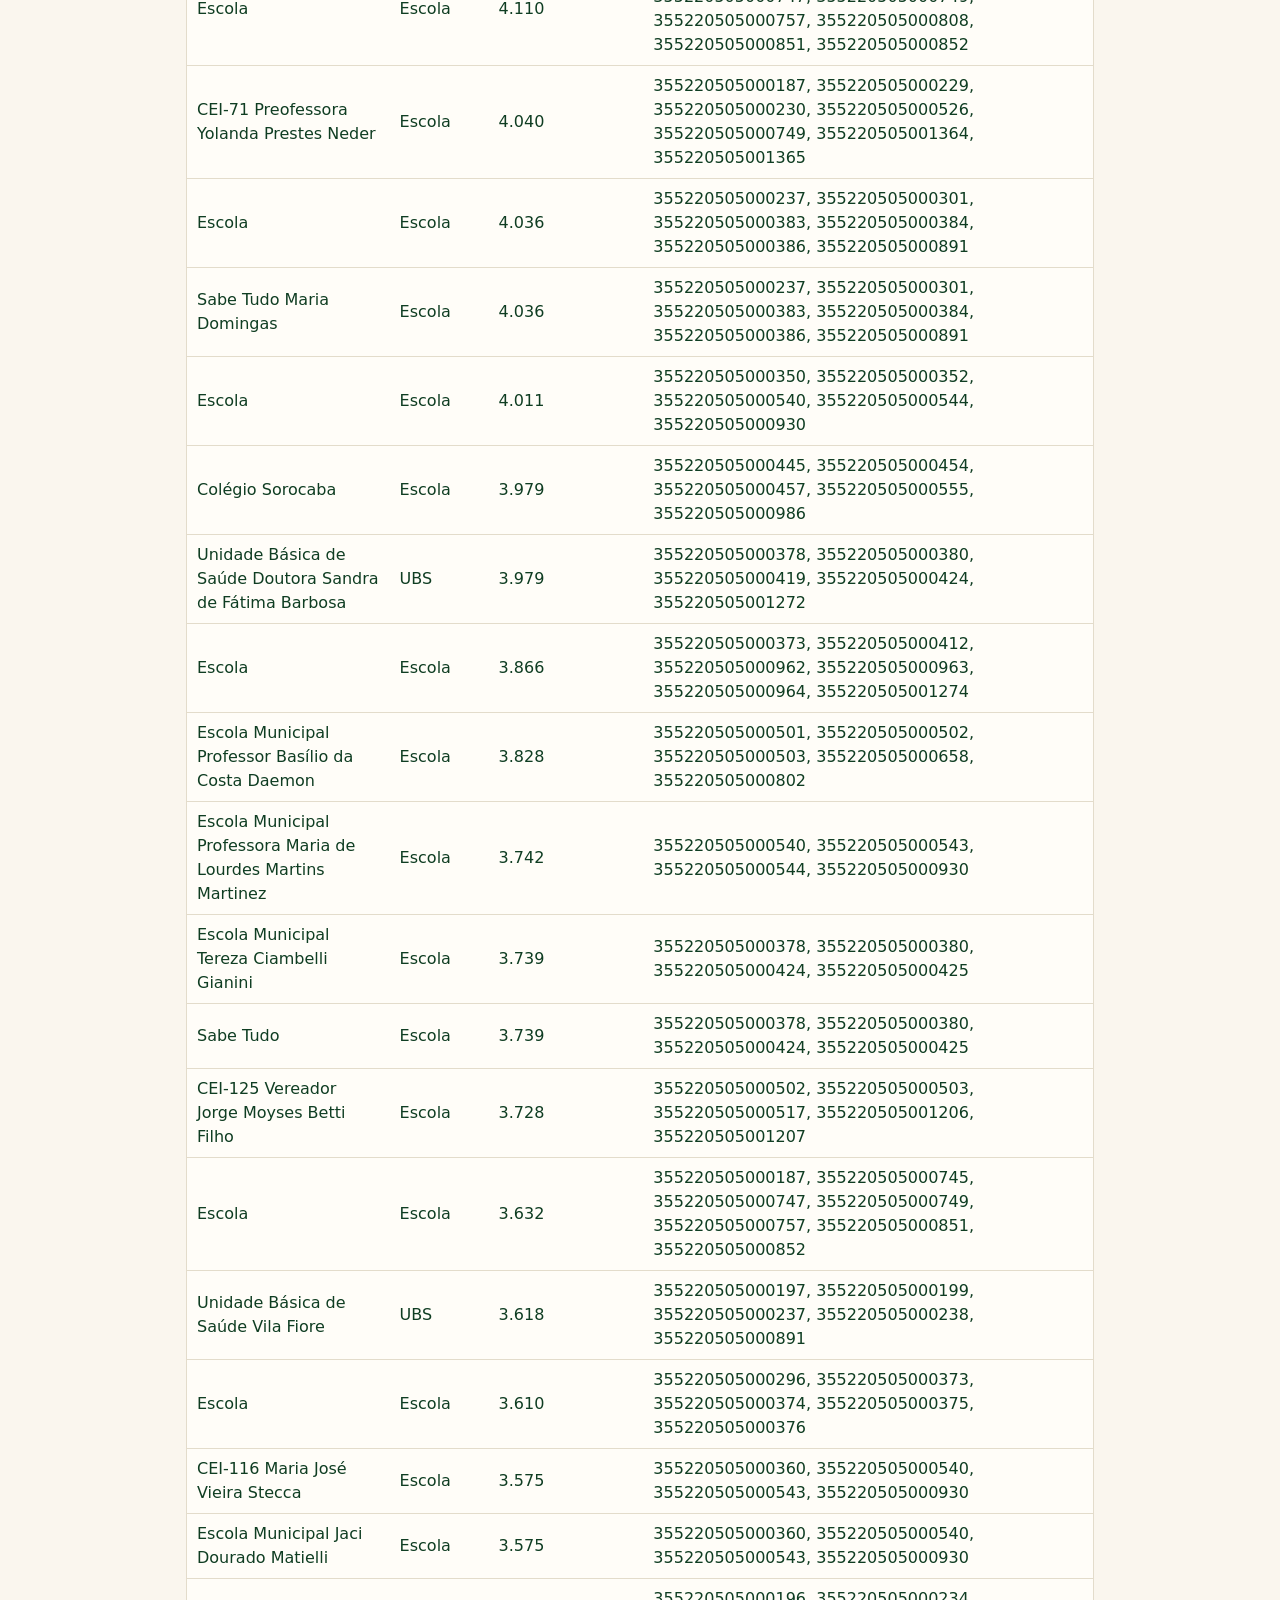
<file: web/prioridades.html>
<!doctype html>
<html lang="pt-BR">
<head>
  <meta charset="utf-8" />
  <meta http-equiv="Content-Security-Policy" content="default-src 'self'; script-src 'self'; style-src 'self' 'unsafe-inline'; worker-src 'self' blob:; img-src 'self' data: blob:; connect-src 'self'; object-src 'none'; base-uri 'self'" />
  <meta name="referrer" content="no-referrer" />
  <meta name="viewport" content="width=device-width, initial-scale=1" />
  <title>Prioridades — Sombra</title>
  <meta name="description" content="Listas acionáveis: onde arborizar, onde abrir pontos de resfriamento e onde fazer busca ativa de idosos." />
  <link rel="icon" href="assets/icon.png" />
  <link rel="stylesheet" href="style.css" />
</head>
<body>
  <div class="wrap">
    <header class="topbar">
      <a class="brand" href="index.html" aria-label="Sombra, início"><img src="assets/logo.png" alt="sombra" /></a>
      <nav aria-label="Principal">
        <a href="index.html">Explorar o mapa</a>
        <a href="prioridades.html" aria-current="page">Prioridades</a>
        <a href="metodologia.html">Metodologia</a>
        <a href="dados.html">Dados abertos</a>
      </nav>
      <label for="city-select" style="position:absolute;left:-9999px">Município</label>
      <select id="city-select"></select>
      <a class="btn-outline" id="download-link" href="dados.html">⬇ Baixar dados</a>
    </header>
  </div>
  <main class="page">
    <h1>Prioridades</h1>
    <div class="demo-banner" id="demo-banner" hidden>Prévia com dados ilustrativos: os setores e valores abaixo são sintéticos.</div>
    <p id="ref-line" class="small"></p>

    <h2 id="arborizar">Onde arborizar</h2>
    <p>Setores no quartil superior do índice, com exposição acima da mediana e vegetação abaixo da mediana da cidade. A disponibilidade de calçada ou praça (OpenStreetMap) ainda precisa ser verificada em campo.</p>
    <div class="tablewrap"><table id="t-trees"></table></div>

    <h2 id="resfriamento">Onde abrir pontos de resfriamento</h2>
    <p>Equipamentos públicos ordenados pela população de setores prioritários que fica a até <span id="radius">500</span> m (em linha reta).</p>
    <div class="tablewrap"><table id="t-cooling"></table></div>

    <h2 id="busca-ativa">Onde fazer busca ativa de idosos</h2>
    <p>Setores com exposição ao calor acima da mediana, ordenados pelo número estimado de pessoas com 60 anos ou mais. Primeiros 30.</p>
    <div class="tablewrap"><table id="t-active"></table></div>
  </main>
  <script type="module" src="prioridades.js"></script>
</body>
</html>
</file>
<file: web/style.css>
:root {
  --bg: #faf6ee;
  --surface: #fffdf8;
  --ink: #0f3d22;
  --ink-soft: #3d5a47;
  --line: #e3dccb;
  --lime: #8dc63f;
  --lime-soft: #e6f0c8;
  --p0: #f6e3a1;
  --p1: #f2c066;
  --p2: #ea8d45;
  --p3: #c8503c;
  --serif: Georgia, "Times New Roman", serif;
  --sans: system-ui, -apple-system, "Segoe UI", Roboto, sans-serif;
}
* { box-sizing: border-box; }
html { scroll-behavior: smooth; }
body { margin: 0; background: var(--bg); color: var(--ink); font-family: var(--sans); line-height: 1.5; }
a { color: var(--ink); }
:focus-visible { outline: 3px solid var(--ink); outline-offset: 2px; }
h1, h2, h3 { font-family: var(--serif); line-height: 1.15; margin: 0 0 .4em; }
.wrap { max-width: 1480px; margin: 0 auto; padding: 0 16px; }

.topbar { display: flex; align-items: center; gap: 24px; padding: 10px 0; flex-wrap: wrap; }
.topbar .brand img { height: 44px; display: block; }
.topbar nav { display: flex; gap: 22px; flex: 1; flex-wrap: wrap; padding-left: 22px; border-left: 1px solid var(--line); }
.topbar nav a { text-decoration: none; padding: 6px 0; border-bottom: 3px solid transparent; font-weight: 500; }
.topbar nav a[aria-current="page"] { border-color: var(--lime); font-weight: 700; }
.topbar select, .btn-outline { font: inherit; border: 1.5px solid var(--ink); background: var(--surface); color: var(--ink); border-radius: 10px; padding: 8px 12px; }
.btn-outline { text-decoration: none; font-weight: 600; display: inline-block; }

.eyebrow { font-size: .85rem; letter-spacing: .18em; font-weight: 700; text-transform: uppercase; margin: 14px 0 0; }
.hero { display: flex; justify-content: space-between; align-items: flex-end; gap: 16px; flex-wrap: wrap; }
.hero h1 { font-size: clamp(2rem, 4.2vw, 3.1rem); margin: .1em 0; }
.hero p.sub { margin: 0 0 14px; color: var(--ink-soft); font-size: 1.15rem; }
.badge { background: var(--lime-soft); font-weight: 800; letter-spacing: .12em; text-transform: uppercase; padding: 10px 18px; border-radius: 8px; font-size: .85rem; }
.badge[hidden] { display: none; }

.explorer { display: grid; grid-template-columns: 300px minmax(0, 1fr) 380px; gap: 14px; margin: 12px 0 26px; }
.card { background: var(--surface); border: 1px solid var(--line); border-radius: 14px; padding: 18px; }
.card h2 { font-size: 1.45rem; }
.layers label { display: flex; align-items: center; gap: 10px; padding: 9px 10px; border-radius: 10px; cursor: pointer; }
.layers label:has(input:checked) { background: var(--lime-soft); font-weight: 600; }
.layers input { accent-color: var(--ink); margin-left: auto; order: 2; width: 18px; height: 18px; }
.layers hr { border: 0; border-top: 1px solid var(--line); margin: 10px 0; }
.toggle { display: flex; justify-content: space-between; align-items: center; padding: 6px 10px; }
.toggle input { width: 20px; height: 20px; accent-color: var(--ink); }
.meta-line { font-size: .9rem; color: var(--ink-soft); margin: 10px 10px; }
.note { background: var(--lime-soft); border-radius: 10px; padding: 12px 14px; font-weight: 600; margin-top: 14px; }

.mapbox { position: relative; border: 1px solid var(--line); border-radius: 14px; overflow: hidden; min-height: 560px; background: #f1ecdd; }
#map { position: absolute; inset: 0; }
.search { position: absolute; top: 14px; left: 14px; z-index: 2; width: min(340px, calc(100% - 90px)); }
.search input { width: 100%; font: inherit; border: 1px solid var(--line); border-radius: 999px; padding: 10px 16px; background: var(--surface); }
.legend { position: absolute; left: 14px; bottom: 14px; z-index: 2; background: var(--surface); border: 1px solid var(--line); border-radius: 10px; padding: 8px 12px; display: flex; gap: 14px; align-items: center; flex-wrap: wrap; font-size: .9rem; }
.legend i { display: inline-block; width: 16px; height: 16px; border-radius: 4px; margin-right: 5px; vertical-align: -3px; }
.chip { position: absolute; left: 14px; top: 62px; max-width: calc(100% - 90px); z-index: 2; background: var(--surface); border: 1px solid var(--line); border-radius: 999px; padding: 4px 12px; font-size: .85rem; }

.sector h2 { font-size: 1.7rem; }
.sector .label { font-size: .8rem; letter-spacing: .14em; font-weight: 700; text-transform: uppercase; margin: 0 0 4px; }
.pill { display: inline-block; color: #fff; font-weight: 700; padding: 5px 14px; border-radius: 8px; margin-bottom: 14px; background: var(--ink-soft); }
.pill.c0 { background: #8a6d12; } .pill.c1 { background: #9c5d0a; } .pill.c2 { background: #b4561a; } .pill.c3 { background: var(--p3); }
.bar { margin: 8px 0 12px; }
.bar span { display: block; font-weight: 600; margin-bottom: 3px; }
.bar .track { background: #e8e3d6; height: 10px; border-radius: 999px; overflow: hidden; }
.bar .fill { height: 100%; border-radius: 999px; }
.checks { list-style: none; padding: 0; margin: 0 0 14px; }
.checks li { display: flex; gap: 10px; align-items: flex-start; padding: 5px 0; }
.checks li::before { content: "✓"; flex: none; width: 22px; height: 22px; border-radius: 50%; background: #2f9d4e; color: #fff; text-align: center; font-size: .85rem; line-height: 22px; font-weight: 700; }
.checks li.none::before { content: "–"; background: #9a9a8c; }
.btn { display: block; background: var(--ink); color: #fff; text-align: center; text-decoration: none; font-weight: 700; padding: 14px; border-radius: 10px; }
.small { font-size: .85rem; color: var(--ink-soft); }

.actions { display: grid; grid-template-columns: repeat(3, 1fr); gap: 14px; margin: 8px 0 28px; }
.action { display: flex; gap: 16px; align-items: center; }
.action .ico { flex: none; width: 64px; height: 64px; border-radius: 10px; background: var(--lime-soft); display: grid; place-items: center; font-size: 2rem; }
.action h3 { font-size: 1.3rem; margin: 0; }
.action p { margin: 2px 0 6px; color: var(--ink-soft); }

footer { border-top: 1px solid var(--line); padding: 16px 0 28px; display: flex; justify-content: space-between; gap: 12px; flex-wrap: wrap; font-weight: 600; }

main.page { max-width: 940px; margin: 0 auto; padding: 10px 16px 40px; }
main.page h1 { font-size: 2.4rem; }
main.page h2 { margin-top: 1.6em; }
table { border-collapse: collapse; width: 100%; background: var(--surface); }
th, td { text-align: left; padding: 8px 10px; border-bottom: 1px solid var(--line); font-variant-numeric: tabular-nums; }
th { font-size: .85rem; letter-spacing: .05em; text-transform: uppercase; }
.tablewrap { overflow-x: auto; border: 1px solid var(--line); border-radius: 12px; }
.demo-banner { margin: 10px 0; background: var(--lime-soft); padding: 10px 16px; border-radius: 10px; font-weight: 600; }

@media (max-width: 1100px) {
  .explorer { grid-template-columns: 1fr; }
  .mapbox { min-height: 480px; order: -1; }
  .actions { grid-template-columns: 1fr; }
}
@media (prefers-reduced-motion: reduce) { html { scroll-behavior: auto; } }
.legend i.swatch-boundary { background: transparent; border: 3px solid #1d4ed8; height: 10px; width: 20px; border-radius: 2px; }
</file>
<file: web/vendor/maplibre-gl.css>
.maplibregl-map{font:12px/20px Helvetica Neue,Arial,Helvetica,sans-serif;overflow:hidden;position:relative;-webkit-tap-highlight-color:rgb(0 0 0/0)}.maplibregl-canvas{left:0;position:absolute;top:0}.maplibregl-map:fullscreen{height:100%;width:100%}.maplibregl-ctrl-group button.maplibregl-ctrl-compass{touch-action:none}.maplibregl-canvas-container.maplibregl-interactive,.maplibregl-ctrl-group button.maplibregl-ctrl-compass{cursor:grab;-webkit-user-select:none;-moz-user-select:none;user-select:none}.maplibregl-canvas-container.maplibregl-interactive.maplibregl-track-pointer{cursor:pointer}.maplibregl-canvas-container.maplibregl-interactive:active,.maplibregl-ctrl-group button.maplibregl-ctrl-compass:active{cursor:grabbing}.maplibregl-canvas-container.maplibregl-touch-zoom-rotate,.maplibregl-canvas-container.maplibregl-touch-zoom-rotate .maplibregl-canvas{touch-action:pan-x pan-y}.maplibregl-canvas-container.maplibregl-touch-drag-pan,.maplibregl-canvas-container.maplibregl-touch-drag-pan .maplibregl-canvas{touch-action:pinch-zoom}.maplibregl-canvas-container.maplibregl-touch-zoom-rotate.maplibregl-touch-drag-pan,.maplibregl-canvas-container.maplibregl-touch-zoom-rotate.maplibregl-touch-drag-pan .maplibregl-canvas{touch-action:none}.maplibregl-canvas-container.maplibregl-touch-drag-pan.maplibregl-cooperative-gestures,.maplibregl-canvas-container.maplibregl-touch-drag-pan.maplibregl-cooperative-gestures .maplibregl-canvas{touch-action:pan-x pan-y}.maplibregl-ctrl-bottom-left,.maplibregl-ctrl-bottom-right,.maplibregl-ctrl-top-left,.maplibregl-ctrl-top-right{pointer-events:none;position:absolute;z-index:2}.maplibregl-ctrl-top-left{left:0;top:0}.maplibregl-ctrl-top-right{right:0;top:0}.maplibregl-ctrl-bottom-left{bottom:0;left:0}.maplibregl-ctrl-bottom-right{bottom:0;right:0}.maplibregl-ctrl{clear:both;pointer-events:auto;transform:translate(0)}.maplibregl-ctrl-top-left .maplibregl-ctrl{float:left;margin:10px 0 0 10px}.maplibregl-ctrl-top-right .maplibregl-ctrl{float:right;margin:10px 10px 0 0}.maplibregl-ctrl-bottom-left .maplibregl-ctrl{float:left;margin:0 0 10px 10px}.maplibregl-ctrl-bottom-right .maplibregl-ctrl{float:right;margin:0 10px 10px 0}.maplibregl-ctrl-group{background:#fff;border-radius:4px}.maplibregl-ctrl-group:not(:empty){box-shadow:0 0 0 2px rgba(0,0,0,.1)}@media (forced-colors:active){.maplibregl-ctrl-group:not(:empty){box-shadow:0 0 0 2px ButtonText}}.maplibregl-ctrl-group button{background-color:transparent;border:0;box-sizing:border-box;cursor:pointer;display:block;height:29px;outline:none;padding:0;width:29px}.maplibregl-ctrl-group button+button{border-top:1px solid #ddd}.maplibregl-ctrl button .maplibregl-ctrl-icon{background-position:50%;background-repeat:no-repeat;display:block;height:100%;width:100%}@media (forced-colors:active){.maplibregl-ctrl-icon{background-color:transparent}.maplibregl-ctrl-group button+button{border-top:1px solid ButtonText}}.maplibregl-ctrl button::-moz-focus-inner{border:0;padding:0}.maplibregl-ctrl-attrib-button:focus,.maplibregl-ctrl-group button:focus{box-shadow:0 0 2px 2px #0096ff}.maplibregl-ctrl button:disabled{cursor:not-allowed}.maplibregl-ctrl button:disabled .maplibregl-ctrl-icon{opacity:.25}.maplibregl-ctrl button:not(:disabled):hover{background-color:rgb(0 0 0/5%)}.maplibregl-ctrl-group button:focus:focus-visible{box-shadow:0 0 2px 2px #0096ff}.maplibregl-ctrl-group button:focus:not(:focus-visible){box-shadow:none}.maplibregl-ctrl-group button:focus:first-child{border-radius:4px 4px 0 0}.maplibregl-ctrl-group button:focus:last-child{border-radius:0 0 4px 4px}.maplibregl-ctrl-group button:focus:only-child{border-radius:inherit}.maplibregl-ctrl button.maplibregl-ctrl-zoom-out .maplibregl-ctrl-icon{background-image:url("data:image/svg+xml;charset=utf-8,%3Csvg xmlns='http://www.w3.org/2000/svg' width='29' height='29' fill='%23333' viewBox='0 0 29 29'%3E%3Cpath d='M10 13c-.75 0-1.5.75-1.5 1.5S9.25 16 10 16h9c.75 0 1.5-.75 1.5-1.5S19.75 13 19 13z'/%3E%3C/svg%3E")}.maplibregl-ctrl button.maplibregl-ctrl-zoom-in .maplibregl-ctrl-icon{background-image:url("data:image/svg+xml;charset=utf-8,%3Csvg xmlns='http://www.w3.org/2000/svg' width='29' height='29' fill='%23333' viewBox='0 0 29 29'%3E%3Cpath d='M14.5 8.5c-.75 0-1.5.75-1.5 1.5v3h-3c-.75 0-1.5.75-1.5 1.5S9.25 16 10 16h3v3c0 .75.75 1.5 1.5 1.5S16 19.75 16 19v-3h3c.75 0 1.5-.75 1.5-1.5S19.75 13 19 13h-3v-3c0-.75-.75-1.5-1.5-1.5'/%3E%3C/svg%3E")}@media (forced-colors:active){.maplibregl-ctrl button.maplibregl-ctrl-zoom-out .maplibregl-ctrl-icon{background-image:url("data:image/svg+xml;charset=utf-8,%3Csvg xmlns='http://www.w3.org/2000/svg' width='29' height='29' fill='%23fff' viewBox='0 0 29 29'%3E%3Cpath d='M10 13c-.75 0-1.5.75-1.5 1.5S9.25 16 10 16h9c.75 0 1.5-.75 1.5-1.5S19.75 13 19 13z'/%3E%3C/svg%3E")}.maplibregl-ctrl button.maplibregl-ctrl-zoom-in .maplibregl-ctrl-icon{background-image:url("data:image/svg+xml;charset=utf-8,%3Csvg xmlns='http://www.w3.org/2000/svg' width='29' height='29' fill='%23fff' viewBox='0 0 29 29'%3E%3Cpath d='M14.5 8.5c-.75 0-1.5.75-1.5 1.5v3h-3c-.75 0-1.5.75-1.5 1.5S9.25 16 10 16h3v3c0 .75.75 1.5 1.5 1.5S16 19.75 16 19v-3h3c.75 0 1.5-.75 1.5-1.5S19.75 13 19 13h-3v-3c0-.75-.75-1.5-1.5-1.5'/%3E%3C/svg%3E")}}@media (forced-colors:active) and (prefers-color-scheme:light){.maplibregl-ctrl button.maplibregl-ctrl-zoom-out .maplibregl-ctrl-icon{background-image:url("data:image/svg+xml;charset=utf-8,%3Csvg xmlns='http://www.w3.org/2000/svg' width='29' height='29' viewBox='0 0 29 29'%3E%3Cpath d='M10 13c-.75 0-1.5.75-1.5 1.5S9.25 16 10 16h9c.75 0 1.5-.75 1.5-1.5S19.75 13 19 13z'/%3E%3C/svg%3E")}.maplibregl-ctrl button.maplibregl-ctrl-zoom-in .maplibregl-ctrl-icon{background-image:url("data:image/svg+xml;charset=utf-8,%3Csvg xmlns='http://www.w3.org/2000/svg' width='29' height='29' viewBox='0 0 29 29'%3E%3Cpath d='M14.5 8.5c-.75 0-1.5.75-1.5 1.5v3h-3c-.75 0-1.5.75-1.5 1.5S9.25 16 10 16h3v3c0 .75.75 1.5 1.5 1.5S16 19.75 16 19v-3h3c.75 0 1.5-.75 1.5-1.5S19.75 13 19 13h-3v-3c0-.75-.75-1.5-1.5-1.5'/%3E%3C/svg%3E")}}.maplibregl-ctrl button.maplibregl-ctrl-fullscreen .maplibregl-ctrl-icon{background-image:url("data:image/svg+xml;charset=utf-8,%3Csvg xmlns='http://www.w3.org/2000/svg' width='29' height='29' fill='%23333' viewBox='0 0 29 29'%3E%3Cpath d='M24 16v5.5c0 1.75-.75 2.5-2.5 2.5H16v-1l3-1.5-4-5.5 1-1 5.5 4 1.5-3zM6 16l1.5 3 5.5-4 1 1-4 5.5 3 1.5v1H7.5C5.75 24 5 23.25 5 21.5V16zm7-11v1l-3 1.5 4 5.5-1 1-5.5-4L6 13H5V7.5C5 5.75 5.75 5 7.5 5zm11 2.5c0-1.75-.75-2.5-2.5-2.5H16v1l3 1.5-4 5.5 1 1 5.5-4 1.5 3h1z'/%3E%3C/svg%3E")}.maplibregl-ctrl button.maplibregl-ctrl-shrink .maplibregl-ctrl-icon{background-image:url("data:image/svg+xml;charset=utf-8,%3Csvg xmlns='http://www.w3.org/2000/svg' width='29' height='29' viewBox='0 0 29 29'%3E%3Cpath d='M18.5 16c-1.75 0-2.5.75-2.5 2.5V24h1l1.5-3 5.5 4 1-1-4-5.5 3-1.5v-1zM13 18.5c0-1.75-.75-2.5-2.5-2.5H5v1l3 1.5L4 24l1 1 5.5-4 1.5 3h1zm3-8c0 1.75.75 2.5 2.5 2.5H24v-1l-3-1.5L25 5l-1-1-5.5 4L17 5h-1zM10.5 13c1.75 0 2.5-.75 2.5-2.5V5h-1l-1.5 3L5 4 4 5l4 5.5L5 12v1z'/%3E%3C/svg%3E")}@media (forced-colors:active){.maplibregl-ctrl button.maplibregl-ctrl-fullscreen .maplibregl-ctrl-icon{background-image:url("data:image/svg+xml;charset=utf-8,%3Csvg xmlns='http://www.w3.org/2000/svg' width='29' height='29' fill='%23fff' viewBox='0 0 29 29'%3E%3Cpath d='M24 16v5.5c0 1.75-.75 2.5-2.5 2.5H16v-1l3-1.5-4-5.5 1-1 5.5 4 1.5-3zM6 16l1.5 3 5.5-4 1 1-4 5.5 3 1.5v1H7.5C5.75 24 5 23.25 5 21.5V16zm7-11v1l-3 1.5 4 5.5-1 1-5.5-4L6 13H5V7.5C5 5.75 5.75 5 7.5 5zm11 2.5c0-1.75-.75-2.5-2.5-2.5H16v1l3 1.5-4 5.5 1 1 5.5-4 1.5 3h1z'/%3E%3C/svg%3E")}.maplibregl-ctrl button.maplibregl-ctrl-shrink .maplibregl-ctrl-icon{background-image:url("data:image/svg+xml;charset=utf-8,%3Csvg xmlns='http://www.w3.org/2000/svg' width='29' height='29' fill='%23fff' viewBox='0 0 29 29'%3E%3Cpath d='M18.5 16c-1.75 0-2.5.75-2.5 2.5V24h1l1.5-3 5.5 4 1-1-4-5.5 3-1.5v-1zM13 18.5c0-1.75-.75-2.5-2.5-2.5H5v1l3 1.5L4 24l1 1 5.5-4 1.5 3h1zm3-8c0 1.75.75 2.5 2.5 2.5H24v-1l-3-1.5L25 5l-1-1-5.5 4L17 5h-1zM10.5 13c1.75 0 2.5-.75 2.5-2.5V5h-1l-1.5 3L5 4 4 5l4 5.5L5 12v1z'/%3E%3C/svg%3E")}}@media (forced-colors:active) and (prefers-color-scheme:light){.maplibregl-ctrl button.maplibregl-ctrl-fullscreen .maplibregl-ctrl-icon{background-image:url("data:image/svg+xml;charset=utf-8,%3Csvg xmlns='http://www.w3.org/2000/svg' width='29' height='29' viewBox='0 0 29 29'%3E%3Cpath d='M24 16v5.5c0 1.75-.75 2.5-2.5 2.5H16v-1l3-1.5-4-5.5 1-1 5.5 4 1.5-3zM6 16l1.5 3 5.5-4 1 1-4 5.5 3 1.5v1H7.5C5.75 24 5 23.25 5 21.5V16zm7-11v1l-3 1.5 4 5.5-1 1-5.5-4L6 13H5V7.5C5 5.75 5.75 5 7.5 5zm11 2.5c0-1.75-.75-2.5-2.5-2.5H16v1l3 1.5-4 5.5 1 1 5.5-4 1.5 3h1z'/%3E%3C/svg%3E")}.maplibregl-ctrl button.maplibregl-ctrl-shrink .maplibregl-ctrl-icon{background-image:url("data:image/svg+xml;charset=utf-8,%3Csvg xmlns='http://www.w3.org/2000/svg' width='29' height='29' viewBox='0 0 29 29'%3E%3Cpath d='M18.5 16c-1.75 0-2.5.75-2.5 2.5V24h1l1.5-3 5.5 4 1-1-4-5.5 3-1.5v-1zM13 18.5c0-1.75-.75-2.5-2.5-2.5H5v1l3 1.5L4 24l1 1 5.5-4 1.5 3h1zm3-8c0 1.75.75 2.5 2.5 2.5H24v-1l-3-1.5L25 5l-1-1-5.5 4L17 5h-1zM10.5 13c1.75 0 2.5-.75 2.5-2.5V5h-1l-1.5 3L5 4 4 5l4 5.5L5 12v1z'/%3E%3C/svg%3E")}}.maplibregl-ctrl button.maplibregl-ctrl-compass .maplibregl-ctrl-icon{background-image:url("data:image/svg+xml;charset=utf-8,%3Csvg xmlns='http://www.w3.org/2000/svg' width='29' height='29' fill='%23333' viewBox='0 0 29 29'%3E%3Cpath d='m10.5 14 4-8 4 8z'/%3E%3Cpath fill='%23ccc' d='m10.5 16 4 8 4-8z'/%3E%3C/svg%3E")}@media (forced-colors:active){.maplibregl-ctrl button.maplibregl-ctrl-compass .maplibregl-ctrl-icon{background-image:url("data:image/svg+xml;charset=utf-8,%3Csvg xmlns='http://www.w3.org/2000/svg' width='29' height='29' fill='%23fff' viewBox='0 0 29 29'%3E%3Cpath d='m10.5 14 4-8 4 8z'/%3E%3Cpath fill='%23ccc' d='m10.5 16 4 8 4-8z'/%3E%3C/svg%3E")}}@media (forced-colors:active) and (prefers-color-scheme:light){.maplibregl-ctrl button.maplibregl-ctrl-compass .maplibregl-ctrl-icon{background-image:url("data:image/svg+xml;charset=utf-8,%3Csvg xmlns='http://www.w3.org/2000/svg' width='29' height='29' viewBox='0 0 29 29'%3E%3Cpath d='m10.5 14 4-8 4 8z'/%3E%3Cpath fill='%23ccc' d='m10.5 16 4 8 4-8z'/%3E%3C/svg%3E")}}.maplibregl-ctrl button.maplibregl-ctrl-terrain .maplibregl-ctrl-icon{background-image:url("data:image/svg+xml;charset=utf-8,%3Csvg xmlns='http://www.w3.org/2000/svg' width='22' height='22' fill='%23333' viewBox='0 0 22 22'%3E%3Cpath d='m1.754 13.406 4.453-4.851 3.09 3.09 3.281 3.277.969-.969-3.309-3.312 3.844-4.121 6.148 6.886h1.082v-.855l-7.207-8.07-4.84 5.187L6.169 6.57l-5.48 5.965v.871ZM.688 16.844h20.625v1.375H.688Zm0 0'/%3E%3C/svg%3E")}.maplibregl-ctrl button.maplibregl-ctrl-terrain-enabled .maplibregl-ctrl-icon{background-image:url("data:image/svg+xml;charset=utf-8,%3Csvg xmlns='http://www.w3.org/2000/svg' width='22' height='22' fill='%2333b5e5' viewBox='0 0 22 22'%3E%3Cpath d='m1.754 13.406 4.453-4.851 3.09 3.09 3.281 3.277.969-.969-3.309-3.312 3.844-4.121 6.148 6.886h1.082v-.855l-7.207-8.07-4.84 5.187L6.169 6.57l-5.48 5.965v.871ZM.688 16.844h20.625v1.375H.688Zm0 0'/%3E%3C/svg%3E")}.maplibregl-ctrl button.maplibregl-ctrl-geolocate .maplibregl-ctrl-icon{background-image:url("data:image/svg+xml;charset=utf-8,%3Csvg xmlns='http://www.w3.org/2000/svg' width='29' height='29' fill='%23333' viewBox='0 0 20 20'%3E%3Cpath d='M10 4C9 4 9 5 9 5v.1A5 5 0 0 0 5.1 9H5s-1 0-1 1 1 1 1 1h.1A5 5 0 0 0 9 14.9v.1s0 1 1 1 1-1 1-1v-.1a5 5 0 0 0 3.9-3.9h.1s1 0 1-1-1-1-1-1h-.1A5 5 0 0 0 11 5.1V5s0-1-1-1m0 2.5a3.5 3.5 0 1 1 0 7 3.5 3.5 0 1 1 0-7'/%3E%3Ccircle cx='10' cy='10' r='2'/%3E%3C/svg%3E")}.maplibregl-ctrl button.maplibregl-ctrl-geolocate:disabled .maplibregl-ctrl-icon{background-image:url("data:image/svg+xml;charset=utf-8,%3Csvg xmlns='http://www.w3.org/2000/svg' width='29' height='29' fill='%23aaa' viewBox='0 0 20 20'%3E%3Cpath d='M10 4C9 4 9 5 9 5v.1A5 5 0 0 0 5.1 9H5s-1 0-1 1 1 1 1 1h.1A5 5 0 0 0 9 14.9v.1s0 1 1 1 1-1 1-1v-.1a5 5 0 0 0 3.9-3.9h.1s1 0 1-1-1-1-1-1h-.1A5 5 0 0 0 11 5.1V5s0-1-1-1m0 2.5a3.5 3.5 0 1 1 0 7 3.5 3.5 0 1 1 0-7'/%3E%3Ccircle cx='10' cy='10' r='2'/%3E%3Cpath fill='red' d='m14 5 1 1-9 9-1-1z'/%3E%3C/svg%3E")}.maplibregl-ctrl button.maplibregl-ctrl-geolocate.maplibregl-ctrl-geolocate-active .maplibregl-ctrl-icon{background-image:url("data:image/svg+xml;charset=utf-8,%3Csvg xmlns='http://www.w3.org/2000/svg' width='29' height='29' fill='%2333b5e5' viewBox='0 0 20 20'%3E%3Cpath d='M10 4C9 4 9 5 9 5v.1A5 5 0 0 0 5.1 9H5s-1 0-1 1 1 1 1 1h.1A5 5 0 0 0 9 14.9v.1s0 1 1 1 1-1 1-1v-.1a5 5 0 0 0 3.9-3.9h.1s1 0 1-1-1-1-1-1h-.1A5 5 0 0 0 11 5.1V5s0-1-1-1m0 2.5a3.5 3.5 0 1 1 0 7 3.5 3.5 0 1 1 0-7'/%3E%3Ccircle cx='10' cy='10' r='2'/%3E%3C/svg%3E")}.maplibregl-ctrl button.maplibregl-ctrl-geolocate.maplibregl-ctrl-geolocate-active-error .maplibregl-ctrl-icon{background-image:url("data:image/svg+xml;charset=utf-8,%3Csvg xmlns='http://www.w3.org/2000/svg' width='29' height='29' fill='%23e58978' viewBox='0 0 20 20'%3E%3Cpath d='M10 4C9 4 9 5 9 5v.1A5 5 0 0 0 5.1 9H5s-1 0-1 1 1 1 1 1h.1A5 5 0 0 0 9 14.9v.1s0 1 1 1 1-1 1-1v-.1a5 5 0 0 0 3.9-3.9h.1s1 0 1-1-1-1-1-1h-.1A5 5 0 0 0 11 5.1V5s0-1-1-1m0 2.5a3.5 3.5 0 1 1 0 7 3.5 3.5 0 1 1 0-7'/%3E%3Ccircle cx='10' cy='10' r='2'/%3E%3C/svg%3E")}.maplibregl-ctrl button.maplibregl-ctrl-geolocate.maplibregl-ctrl-geolocate-background .maplibregl-ctrl-icon{background-image:url("data:image/svg+xml;charset=utf-8,%3Csvg xmlns='http://www.w3.org/2000/svg' width='29' height='29' fill='%2333b5e5' viewBox='0 0 20 20'%3E%3Cpath d='M10 4C9 4 9 5 9 5v.1A5 5 0 0 0 5.1 9H5s-1 0-1 1 1 1 1 1h.1A5 5 0 0 0 9 14.9v.1s0 1 1 1 1-1 1-1v-.1a5 5 0 0 0 3.9-3.9h.1s1 0 1-1-1-1-1-1h-.1A5 5 0 0 0 11 5.1V5s0-1-1-1m0 2.5a3.5 3.5 0 1 1 0 7 3.5 3.5 0 1 1 0-7'/%3E%3C/svg%3E")}.maplibregl-ctrl button.maplibregl-ctrl-geolocate.maplibregl-ctrl-geolocate-background-error .maplibregl-ctrl-icon{background-image:url("data:image/svg+xml;charset=utf-8,%3Csvg xmlns='http://www.w3.org/2000/svg' width='29' height='29' fill='%23e54e33' viewBox='0 0 20 20'%3E%3Cpath d='M10 4C9 4 9 5 9 5v.1A5 5 0 0 0 5.1 9H5s-1 0-1 1 1 1 1 1h.1A5 5 0 0 0 9 14.9v.1s0 1 1 1 1-1 1-1v-.1a5 5 0 0 0 3.9-3.9h.1s1 0 1-1-1-1-1-1h-.1A5 5 0 0 0 11 5.1V5s0-1-1-1m0 2.5a3.5 3.5 0 1 1 0 7 3.5 3.5 0 1 1 0-7'/%3E%3C/svg%3E")}.maplibregl-ctrl button.maplibregl-ctrl-geolocate.maplibregl-ctrl-geolocate-waiting .maplibregl-ctrl-icon{animation:maplibregl-spin 2s linear infinite}@media (forced-colors:active){.maplibregl-ctrl button.maplibregl-ctrl-geolocate .maplibregl-ctrl-icon{background-image:url("data:image/svg+xml;charset=utf-8,%3Csvg xmlns='http://www.w3.org/2000/svg' width='29' height='29' fill='%23fff' viewBox='0 0 20 20'%3E%3Cpath d='M10 4C9 4 9 5 9 5v.1A5 5 0 0 0 5.1 9H5s-1 0-1 1 1 1 1 1h.1A5 5 0 0 0 9 14.9v.1s0 1 1 1 1-1 1-1v-.1a5 5 0 0 0 3.9-3.9h.1s1 0 1-1-1-1-1-1h-.1A5 5 0 0 0 11 5.1V5s0-1-1-1m0 2.5a3.5 3.5 0 1 1 0 7 3.5 3.5 0 1 1 0-7'/%3E%3Ccircle cx='10' cy='10' r='2'/%3E%3C/svg%3E")}.maplibregl-ctrl button.maplibregl-ctrl-geolocate:disabled .maplibregl-ctrl-icon{background-image:url("data:image/svg+xml;charset=utf-8,%3Csvg xmlns='http://www.w3.org/2000/svg' width='29' height='29' fill='%23999' viewBox='0 0 20 20'%3E%3Cpath d='M10 4C9 4 9 5 9 5v.1A5 5 0 0 0 5.1 9H5s-1 0-1 1 1 1 1 1h.1A5 5 0 0 0 9 14.9v.1s0 1 1 1 1-1 1-1v-.1a5 5 0 0 0 3.9-3.9h.1s1 0 1-1-1-1-1-1h-.1A5 5 0 0 0 11 5.1V5s0-1-1-1m0 2.5a3.5 3.5 0 1 1 0 7 3.5 3.5 0 1 1 0-7'/%3E%3Ccircle cx='10' cy='10' r='2'/%3E%3Cpath fill='red' d='m14 5 1 1-9 9-1-1z'/%3E%3C/svg%3E")}.maplibregl-ctrl button.maplibregl-ctrl-geolocate.maplibregl-ctrl-geolocate-active .maplibregl-ctrl-icon{background-image:url("data:image/svg+xml;charset=utf-8,%3Csvg xmlns='http://www.w3.org/2000/svg' width='29' height='29' fill='%2333b5e5' viewBox='0 0 20 20'%3E%3Cpath d='M10 4C9 4 9 5 9 5v.1A5 5 0 0 0 5.1 9H5s-1 0-1 1 1 1 1 1h.1A5 5 0 0 0 9 14.9v.1s0 1 1 1 1-1 1-1v-.1a5 5 0 0 0 3.9-3.9h.1s1 0 1-1-1-1-1-1h-.1A5 5 0 0 0 11 5.1V5s0-1-1-1m0 2.5a3.5 3.5 0 1 1 0 7 3.5 3.5 0 1 1 0-7'/%3E%3Ccircle cx='10' cy='10' r='2'/%3E%3C/svg%3E")}.maplibregl-ctrl button.maplibregl-ctrl-geolocate.maplibregl-ctrl-geolocate-active-error .maplibregl-ctrl-icon{background-image:url("data:image/svg+xml;charset=utf-8,%3Csvg xmlns='http://www.w3.org/2000/svg' width='29' height='29' fill='%23e58978' viewBox='0 0 20 20'%3E%3Cpath d='M10 4C9 4 9 5 9 5v.1A5 5 0 0 0 5.1 9H5s-1 0-1 1 1 1 1 1h.1A5 5 0 0 0 9 14.9v.1s0 1 1 1 1-1 1-1v-.1a5 5 0 0 0 3.9-3.9h.1s1 0 1-1-1-1-1-1h-.1A5 5 0 0 0 11 5.1V5s0-1-1-1m0 2.5a3.5 3.5 0 1 1 0 7 3.5 3.5 0 1 1 0-7'/%3E%3Ccircle cx='10' cy='10' r='2'/%3E%3C/svg%3E")}.maplibregl-ctrl button.maplibregl-ctrl-geolocate.maplibregl-ctrl-geolocate-background .maplibregl-ctrl-icon{background-image:url("data:image/svg+xml;charset=utf-8,%3Csvg xmlns='http://www.w3.org/2000/svg' width='29' height='29' fill='%2333b5e5' viewBox='0 0 20 20'%3E%3Cpath d='M10 4C9 4 9 5 9 5v.1A5 5 0 0 0 5.1 9H5s-1 0-1 1 1 1 1 1h.1A5 5 0 0 0 9 14.9v.1s0 1 1 1 1-1 1-1v-.1a5 5 0 0 0 3.9-3.9h.1s1 0 1-1-1-1-1-1h-.1A5 5 0 0 0 11 5.1V5s0-1-1-1m0 2.5a3.5 3.5 0 1 1 0 7 3.5 3.5 0 1 1 0-7'/%3E%3C/svg%3E")}.maplibregl-ctrl button.maplibregl-ctrl-geolocate.maplibregl-ctrl-geolocate-background-error .maplibregl-ctrl-icon{background-image:url("data:image/svg+xml;charset=utf-8,%3Csvg xmlns='http://www.w3.org/2000/svg' width='29' height='29' fill='%23e54e33' viewBox='0 0 20 20'%3E%3Cpath d='M10 4C9 4 9 5 9 5v.1A5 5 0 0 0 5.1 9H5s-1 0-1 1 1 1 1 1h.1A5 5 0 0 0 9 14.9v.1s0 1 1 1 1-1 1-1v-.1a5 5 0 0 0 3.9-3.9h.1s1 0 1-1-1-1-1-1h-.1A5 5 0 0 0 11 5.1V5s0-1-1-1m0 2.5a3.5 3.5 0 1 1 0 7 3.5 3.5 0 1 1 0-7'/%3E%3C/svg%3E")}}@media (forced-colors:active) and (prefers-color-scheme:light){.maplibregl-ctrl button.maplibregl-ctrl-geolocate .maplibregl-ctrl-icon{background-image:url("data:image/svg+xml;charset=utf-8,%3Csvg xmlns='http://www.w3.org/2000/svg' width='29' height='29' viewBox='0 0 20 20'%3E%3Cpath d='M10 4C9 4 9 5 9 5v.1A5 5 0 0 0 5.1 9H5s-1 0-1 1 1 1 1 1h.1A5 5 0 0 0 9 14.9v.1s0 1 1 1 1-1 1-1v-.1a5 5 0 0 0 3.9-3.9h.1s1 0 1-1-1-1-1-1h-.1A5 5 0 0 0 11 5.1V5s0-1-1-1m0 2.5a3.5 3.5 0 1 1 0 7 3.5 3.5 0 1 1 0-7'/%3E%3Ccircle cx='10' cy='10' r='2'/%3E%3C/svg%3E")}.maplibregl-ctrl button.maplibregl-ctrl-geolocate:disabled .maplibregl-ctrl-icon{background-image:url("data:image/svg+xml;charset=utf-8,%3Csvg xmlns='http://www.w3.org/2000/svg' width='29' height='29' fill='%23666' viewBox='0 0 20 20'%3E%3Cpath d='M10 4C9 4 9 5 9 5v.1A5 5 0 0 0 5.1 9H5s-1 0-1 1 1 1 1 1h.1A5 5 0 0 0 9 14.9v.1s0 1 1 1 1-1 1-1v-.1a5 5 0 0 0 3.9-3.9h.1s1 0 1-1-1-1-1-1h-.1A5 5 0 0 0 11 5.1V5s0-1-1-1m0 2.5a3.5 3.5 0 1 1 0 7 3.5 3.5 0 1 1 0-7'/%3E%3Ccircle cx='10' cy='10' r='2'/%3E%3Cpath fill='red' d='m14 5 1 1-9 9-1-1z'/%3E%3C/svg%3E")}}@keyframes maplibregl-spin{0%{transform:rotate(0deg)}to{transform:rotate(1turn)}}a.maplibregl-ctrl-logo{background-image:url("data:image/svg+xml;charset=utf-8,%3Csvg xmlns='http://www.w3.org/2000/svg' width='88' height='23' fill='none'%3E%3Cpath fill='%23000' fill-opacity='.4' fill-rule='evenodd' d='M17.408 16.796h-1.827l2.501-12.095h.198l3.324 6.533.988 2.19.988-2.19 3.258-6.533h.181l2.6 12.095h-1.81l-1.218-5.644-.362-1.71-.658 1.71-2.929 5.644h-.098l-2.914-5.644-.757-1.71-.345 1.71zm1.958-3.42-.726 3.663a1.255 1.255 0 0 1-1.232 1.011h-1.827a1.255 1.255 0 0 1-1.229-1.509l2.501-12.095a1.255 1.255 0 0 1 1.23-1.001h.197a1.25 1.25 0 0 1 1.12.685l3.19 6.273 3.125-6.263a1.25 1.25 0 0 1 1.123-.695h.181a1.255 1.255 0 0 1 1.227.991l1.443 6.71a5 5 0 0 1 .314-.787l.009-.016a4.6 4.6 0 0 1 1.777-1.887c.782-.46 1.668-.667 2.611-.667a4.6 4.6 0 0 1 1.7.32l.306.134c.21-.16.474-.256.759-.256h1.694a1.255 1.255 0 0 1 1.212.925 1.255 1.255 0 0 1 1.212-.925h1.711c.284 0 .545.094.755.252.613-.3 1.312-.45 2.075-.45 1.356 0 2.557.445 3.482 1.4q.47.48.763 1.064V4.701a1.255 1.255 0 0 1 1.255-1.255h1.86A1.255 1.255 0 0 1 54.44 4.7v9.194h2.217c.19 0 .37.043.532.118v-4.77c0-.356.147-.678.385-.906a2.42 2.42 0 0 1-.682-1.71c0-.665.267-1.253.735-1.7a2.45 2.45 0 0 1 1.722-.674 2.43 2.43 0 0 1 1.705.675q.318.302.504.683V4.7a1.255 1.255 0 0 1 1.255-1.255h1.744A1.255 1.255 0 0 1 65.812 4.7v3.335a4.8 4.8 0 0 1 1.526-.246c.938 0 1.817.214 2.59.69a4.47 4.47 0 0 1 1.67 1.743v-.98a1.255 1.255 0 0 1 1.256-1.256h1.777c.233 0 .451.064.639.174a3.4 3.4 0 0 1 1.567-.372c.346 0 .861.02 1.285.232a1.25 1.25 0 0 1 .689 1.004 4.7 4.7 0 0 1 .853-.588c.795-.44 1.675-.647 2.61-.647 1.385 0 2.65.39 3.525 1.396.836.938 1.168 2.173 1.168 3.528q-.001.515-.056 1.051a1.255 1.255 0 0 1-.947 1.09l.408.952a1.255 1.255 0 0 1-.477 1.552c-.418.268-.92.463-1.458.612-.613.171-1.304.244-2.049.244-1.06 0-2.043-.207-2.886-.698l-.015-.008c-.798-.48-1.419-1.135-1.818-1.963l-.004-.008a5.8 5.8 0 0 1-.548-2.512q0-.429.053-.843a1.3 1.3 0 0 1-.333-.086l-.166-.004c-.223 0-.426.062-.643.228-.03.024-.142.139-.142.59v3.883a1.255 1.255 0 0 1-1.256 1.256h-1.777a1.255 1.255 0 0 1-1.256-1.256V15.69l-.032.057a4.8 4.8 0 0 1-1.86 1.833 5.04 5.04 0 0 1-2.484.634 4.5 4.5 0 0 1-1.935-.424 1.25 1.25 0 0 1-.764.258h-1.71a1.255 1.255 0 0 1-1.256-1.255V7.687a2.4 2.4 0 0 1-.428.625c.253.23.412.561.412.93v7.553a1.255 1.255 0 0 1-1.256 1.255h-1.843a1.25 1.25 0 0 1-.894-.373c-.228.23-.544.373-.894.373H51.32a1.255 1.255 0 0 1-1.256-1.255v-1.251l-.061.117a4.7 4.7 0 0 1-1.782 1.884 4.77 4.77 0 0 1-2.485.67 5.6 5.6 0 0 1-1.485-.188l.009 2.764a1.255 1.255 0 0 1-1.255 1.259h-1.729a1.255 1.255 0 0 1-1.255-1.255v-3.537a1.255 1.255 0 0 1-1.167.793h-1.679a1.25 1.25 0 0 1-.77-.263 4.5 4.5 0 0 1-1.945.429c-.885 0-1.724-.21-2.495-.632l-.017-.01a5 5 0 0 1-1.081-.836 1.255 1.255 0 0 1-1.254 1.312h-1.81a1.255 1.255 0 0 1-1.228-.99l-.782-3.625-2.044 3.939a1.25 1.25 0 0 1-1.115.676h-.098a1.25 1.25 0 0 1-1.116-.68l-2.061-3.994zM35.92 16.63l.207-.114.223-.15q.493-.356.735-.785l.061-.118.033 1.332h1.678V9.242h-1.694l-.033 1.267q-.133-.329-.526-.658l-.032-.028a3.2 3.2 0 0 0-.668-.428l-.27-.12a3.3 3.3 0 0 0-1.235-.23q-1.136-.001-1.974.493a3.36 3.36 0 0 0-1.3 1.382q-.445.89-.444 2.074 0 1.2.51 2.107a3.8 3.8 0 0 0 1.382 1.381 3.9 3.9 0 0 0 1.893.477q.795 0 1.455-.33zm-2.789-5.38q-.576.675-.575 1.762 0 1.102.559 1.794.576.675 1.645.675a2.25 2.25 0 0 0 .934-.19 2.2 2.2 0 0 0 .468-.29l.178-.161a2.2 2.2 0 0 0 .397-.561q.244-.5.244-1.15v-.115q0-.708-.296-1.267l-.043-.077a2.2 2.2 0 0 0-.633-.709l-.13-.086-.047-.028a2.1 2.1 0 0 0-1.073-.285q-1.052 0-1.629.692zm2.316 2.706c.163-.17.28-.407.28-.83v-.114c0-.292-.06-.508-.15-.68a.96.96 0 0 0-.353-.389.85.85 0 0 0-.464-.127c-.4 0-.56.114-.664.239l-.01.012c-.148.174-.275.45-.275.945 0 .506.122.801.27.99.097.11.266.224.68.224.303 0 .504-.09.687-.269zm7.545 1.705a2.6 2.6 0 0 0 .331.423q.319.33.755.548l.173.074q.65.255 1.49.255 1.02 0 1.844-.493a3.45 3.45 0 0 0 1.316-1.4q.493-.904.493-2.089 0-1.909-.988-2.913-.988-1.02-2.584-1.02-.898 0-1.575.347a3 3 0 0 0-.415.262l-.199.166a3.4 3.4 0 0 0-.64.82V9.242h-1.712v11.553h1.729l-.017-5.134zm.53-1.138q.206.29.48.5l.155.11.053.034q.51.296 1.119.297 1.07 0 1.645-.675.577-.69.576-1.762 0-1.119-.576-1.777-.558-.675-1.645-.675-.435 0-.835.16a2 2 0 0 0-.284.136 2 2 0 0 0-.363.254 2.2 2.2 0 0 0-.46.569l-.082.162a2.6 2.6 0 0 0-.213 1.072v.115q0 .707.296 1.267l.135.211zm.964-.818a1.1 1.1 0 0 0 .367.385.94.94 0 0 0 .476.118c.423 0 .59-.117.687-.23.159-.194.28-.478.28-.95 0-.53-.133-.8-.266-.952l-.021-.025c-.078-.094-.231-.221-.68-.221a1 1 0 0 0-.503.135l-.012.007a.86.86 0 0 0-.335.343c-.073.133-.132.324-.132.614v.115a1.4 1.4 0 0 0 .14.66zm15.7-6.222q.347-.346.346-.856a1.05 1.05 0 0 0-.345-.79 1.18 1.18 0 0 0-.84-.329q-.51 0-.855.33a1.05 1.05 0 0 0-.346.79q0 .51.346.855.345.346.856.346.51 0 .839-.346zm4.337 9.314.033-1.332q.191.403.59.747l.098.081a4 4 0 0 0 .316.224l.223.122a3.2 3.2 0 0 0 1.44.322 3.8 3.8 0 0 0 1.875-.477 3.5 3.5 0 0 0 1.382-1.366q.527-.89.526-2.09 0-1.184-.444-2.073a3.24 3.24 0 0 0-1.283-1.399q-.823-.51-1.942-.51a3.5 3.5 0 0 0-1.527.344l-.086.043-.165.09a3 3 0 0 0-.33.214q-.432.315-.656.707a2 2 0 0 0-.099.198l.082-1.283V4.701h-1.744v12.095zm.473-2.509a2.5 2.5 0 0 0 .566.7q.117.098.245.18l.144.08a2.1 2.1 0 0 0 .975.232q1.07 0 1.645-.675.576-.69.576-1.778 0-1.102-.576-1.777-.56-.691-1.645-.692a2.2 2.2 0 0 0-1.015.235q-.22.113-.415.282l-.15.142a2.1 2.1 0 0 0-.42.594q-.223.479-.223 1.1v.115q0 .705.293 1.26zm2.616-.293c.157-.191.28-.479.28-.967 0-.51-.13-.79-.276-.961l-.021-.026c-.082-.1-.232-.225-.67-.225a.87.87 0 0 0-.681.279l-.012.011c-.154.155-.274.38-.274.807v.115c0 .285.057.499.144.669a1.1 1.1 0 0 0 .367.405c.137.082.28.123.455.123.423 0 .59-.118.686-.23zm8.266-3.013q.345-.13.724-.14l.069-.002q.493 0 .642.099l.247-1.794q-.196-.099-.717-.099a2.3 2.3 0 0 0-.545.063 2 2 0 0 0-.411.148 2.2 2.2 0 0 0-.4.249 2.5 2.5 0 0 0-.485.499 2.7 2.7 0 0 0-.32.581l-.05.137v-1.48h-1.778v7.553h1.777v-3.884q0-.546.159-.943a1.5 1.5 0 0 1 .466-.636 2.5 2.5 0 0 1 .399-.253 2 2 0 0 1 .224-.099zm9.784 2.656.05-.922q0-1.743-.856-2.698-.838-.97-2.584-.97-1.119-.001-2.007.493a3.46 3.46 0 0 0-1.4 1.382q-.493.906-.493 2.106 0 1.07.428 1.975.428.89 1.332 1.432.906.526 2.255.526.973 0 1.668-.185l.044-.012.135-.04q.613-.184.984-.421l-.542-1.267q-.3.162-.642.274l-.297.087q-.51.131-1.3.131-.954 0-1.497-.444a1.6 1.6 0 0 1-.192-.193q-.366-.44-.512-1.234l-.004-.021zm-5.427-1.256-.003.022h3.752v-.138q-.011-.727-.288-1.118a1 1 0 0 0-.156-.176q-.46-.428-1.316-.428-.986 0-1.494.604-.379.45-.494 1.234zm-27.053 2.77V4.7h-1.86v12.095h5.333V15.15zm7.103-5.908v7.553h-1.843V9.242h1.843z'/%3E%3Cpath fill='%23fff' d='m19.63 11.151-.757-1.71-.345 1.71-1.12 5.644h-1.827L18.083 4.7h.197l3.325 6.533.988 2.19.988-2.19L26.839 4.7h.181l2.6 12.095h-1.81l-1.218-5.644-.362-1.71-.658 1.71-2.93 5.644h-.098l-2.913-5.644zm14.836 5.81q-1.02 0-1.893-.478a3.8 3.8 0 0 1-1.381-1.382q-.51-.906-.51-2.106 0-1.185.444-2.074a3.36 3.36 0 0 1 1.3-1.382q.839-.494 1.974-.494a3.3 3.3 0 0 1 1.234.231 3.3 3.3 0 0 1 .97.575q.396.33.527.659l.033-1.267h1.694v7.553H37.18l-.033-1.332q-.279.593-1.02 1.053a3.17 3.17 0 0 1-1.662.444zm.296-1.482q.938 0 1.58-.642.642-.66.642-1.711v-.115q0-.708-.296-1.267a2.2 2.2 0 0 0-.807-.872 2.1 2.1 0 0 0-1.119-.313q-1.053 0-1.629.692-.575.675-.575 1.76 0 1.103.559 1.795.577.675 1.645.675zm6.521-6.237h1.711v1.4q.906-1.597 2.83-1.597 1.596 0 2.584 1.02.988 1.005.988 2.914 0 1.185-.493 2.09a3.46 3.46 0 0 1-1.316 1.399 3.5 3.5 0 0 1-1.844.493q-.954 0-1.662-.329a2.67 2.67 0 0 1-1.086-.97l.017 5.134h-1.728zm4.048 6.22q1.07 0 1.645-.674.577-.69.576-1.762 0-1.119-.576-1.777-.558-.675-1.645-.675-.592 0-1.12.296-.51.28-.822.823-.296.527-.296 1.234v.115q0 .708.296 1.267.313.543.823.855.51.296 1.119.297z'/%3E%3Cpath fill='%23e1e3e9' d='M51.325 4.7h1.86v10.45h3.473v1.646h-5.333zm7.12 4.542h1.843v7.553h-1.843zm.905-1.415a1.16 1.16 0 0 1-.856-.346 1.17 1.17 0 0 1-.346-.856 1.05 1.05 0 0 1 .346-.79q.346-.329.856-.329.494 0 .839.33a1.05 1.05 0 0 1 .345.79 1.16 1.16 0 0 1-.345.855q-.33.346-.84.346zm7.875 9.133a3.17 3.17 0 0 1-1.662-.444q-.723-.46-1.004-1.053l-.033 1.332h-1.71V4.701h1.743v4.657l-.082 1.283q.279-.658 1.086-1.119a3.5 3.5 0 0 1 1.778-.477q1.119 0 1.942.51a3.24 3.24 0 0 1 1.283 1.4q.445.888.444 2.072 0 1.201-.526 2.09a3.5 3.5 0 0 1-1.382 1.366 3.8 3.8 0 0 1-1.876.477zm-.296-1.481q1.069 0 1.645-.675.577-.69.577-1.778 0-1.102-.577-1.776-.56-.691-1.645-.692a2.12 2.12 0 0 0-1.58.659q-.642.641-.642 1.694v.115q0 .71.296 1.267a2.4 2.4 0 0 0 .807.872 2.1 2.1 0 0 0 1.119.313zm5.927-6.237h1.777v1.481q.263-.757.856-1.217a2.14 2.14 0 0 1 1.349-.46q.527 0 .724.098l-.247 1.794q-.149-.099-.642-.099-.774 0-1.416.494-.626.493-.626 1.58v3.883h-1.777V9.242zm9.534 7.718q-1.35 0-2.255-.526-.904-.543-1.332-1.432a4.6 4.6 0 0 1-.428-1.975q0-1.2.493-2.106a3.46 3.46 0 0 1 1.4-1.382q.889-.495 2.007-.494 1.744 0 2.584.97.855.956.856 2.7 0 .444-.05.92h-5.43q.18 1.005.708 1.45.542.443 1.497.443.79 0 1.3-.131a4 4 0 0 0 .938-.362l.542 1.267q-.411.263-1.119.46-.708.198-1.711.197zm1.596-4.558q.016-1.02-.444-1.432-.46-.428-1.316-.428-1.728 0-1.991 1.86z'/%3E%3Cpath d='M5.074 15.948a.484.657 0 0 0-.486.659v1.84a.484.657 0 0 0 .486.659h4.101a.484.657 0 0 0 .486-.659v-1.84a.484.657 0 0 0-.486-.659zm3.56 1.16H5.617v.838h3.017z' style='fill:%23fff;fill-rule:evenodd;stroke-width:1.03600001'/%3E%3Cg style='stroke-width:1.12603545'%3E%3Cpath d='M-9.408-1.416c-3.833-.025-7.056 2.912-7.08 6.615-.02 3.08 1.653 4.832 3.107 6.268.903.892 1.721 1.74 2.32 2.902l-.525-.004c-.543-.003-.992.304-1.24.639a1.87 1.87 0 0 0-.362 1.121l-.011 1.877c-.003.402.104.787.347 1.125.244.338.688.653 1.23.656l4.142.028c.542.003.99-.306 1.238-.641a1.87 1.87 0 0 0 .363-1.121l.012-1.875a1.87 1.87 0 0 0-.348-1.127c-.243-.338-.688-.653-1.23-.656l-.518-.004c.597-1.145 1.425-1.983 2.348-2.87 1.473-1.414 3.18-3.149 3.2-6.226-.016-3.59-2.923-6.684-6.993-6.707m-.006 1.1v.002c3.274.02 5.92 2.532 5.9 5.6-.017 2.706-1.39 4.026-2.863 5.44-1.034.994-2.118 2.033-2.814 3.633-.018.041-.052.055-.075.065q-.013.004-.02.01a.34.34 0 0 1-.226.084.34.34 0 0 1-.224-.086l-.092-.077c-.699-1.615-1.768-2.669-2.781-3.67-1.454-1.435-2.797-2.762-2.78-5.478.02-3.067 2.7-5.545 5.975-5.523m-.02 2.826c-1.62-.01-2.944 1.315-2.955 2.96-.01 1.646 1.295 2.988 2.916 2.999h.002c1.621.01 2.943-1.316 2.953-2.961.011-1.646-1.294-2.988-2.916-2.998m-.005 1.1c1.017.006 1.829.83 1.822 1.89s-.83 1.874-1.848 1.867c-1.018-.006-1.829-.83-1.822-1.89s.83-1.874 1.848-1.868m-2.155 11.857 4.14.025c.271.002.49.305.487.676l-.013 1.875c-.003.37-.224.67-.495.668l-4.14-.025c-.27-.002-.487-.306-.485-.676l.012-1.875c.003-.37.224-.67.494-.668' style='color:%23000;font-style:normal;font-variant:normal;font-weight:400;font-stretch:normal;font-size:medium;line-height:normal;font-family:sans-serif;font-variant-ligatures:normal;font-variant-position:normal;font-variant-caps:normal;font-variant-numeric:normal;font-variant-alternates:normal;font-feature-settings:normal;text-indent:0;text-align:start;text-decoration:none;text-decoration-line:none;text-decoration-style:solid;text-decoration-color:%23000;letter-spacing:normal;word-spacing:normal;text-transform:none;writing-mode:lr-tb;direction:ltr;text-orientation:mixed;dominant-baseline:auto;baseline-shift:baseline;text-anchor:start;white-space:normal;shape-padding:0;clip-rule:evenodd;display:inline;overflow:visible;visibility:visible;opacity:1;isolation:auto;mix-blend-mode:normal;color-interpolation:sRGB;color-interpolation-filters:linearRGB;solid-color:%23000;solid-opacity:1;vector-effect:none;fill:%23000;fill-opacity:.4;fill-rule:evenodd;stroke:none;stroke-width:2.47727823;stroke-linecap:butt;stroke-linejoin:miter;stroke-miterlimit:4;stroke-dasharray:none;stroke-dashoffset:0;stroke-opacity:1;color-rendering:auto;image-rendering:auto;shape-rendering:auto;text-rendering:auto' transform='translate(15.553 2.85)scale(.88807)'/%3E%3Cpath d='M-9.415-.316C-12.69-.338-15.37 2.14-15.39 5.207c-.017 2.716 1.326 4.041 2.78 5.477 1.013 1 2.081 2.055 2.78 3.67l.092.076a.34.34 0 0 0 .225.086.34.34 0 0 0 .227-.083l.019-.01c.022-.009.057-.024.074-.064.697-1.6 1.78-2.64 2.814-3.634 1.473-1.414 2.847-2.733 2.864-5.44.02-3.067-2.627-5.58-5.901-5.601m-.057 8.784c1.621.011 2.944-1.315 2.955-2.96.01-1.646-1.295-2.988-2.916-2.999-1.622-.01-2.945 1.315-2.955 2.96s1.295 2.989 2.916 3' style='clip-rule:evenodd;fill:%23e1e3e9;fill-opacity:1;fill-rule:evenodd;stroke:none;stroke-width:2.47727823;stroke-miterlimit:4;stroke-dasharray:none;stroke-opacity:.4' transform='translate(15.553 2.85)scale(.88807)'/%3E%3Cpath d='M-11.594 15.465c-.27-.002-.492.297-.494.668l-.012 1.876c-.003.371.214.673.485.675l4.14.027c.271.002.492-.298.495-.668l.012-1.877c.003-.37-.215-.672-.485-.674z' style='clip-rule:evenodd;fill:%23fff;fill-opacity:1;fill-rule:evenodd;stroke:none;stroke-width:2.47727823;stroke-miterlimit:4;stroke-dasharray:none;stroke-opacity:.4' transform='translate(15.553 2.85)scale(.88807)'/%3E%3C/g%3E%3C/svg%3E");background-repeat:no-repeat;cursor:pointer;display:block;height:23px;margin:0 0 -4px -4px;overflow:hidden;width:88px}a.maplibregl-ctrl-logo.maplibregl-compact{width:14px}@media (forced-colors:active){a.maplibregl-ctrl-logo{background-color:transparent;background-image:url("data:image/svg+xml;charset=utf-8,%3Csvg xmlns='http://www.w3.org/2000/svg' width='88' height='23' fill='none'%3E%3Cpath fill='%23000' fill-opacity='.4' fill-rule='evenodd' d='M17.408 16.796h-1.827l2.501-12.095h.198l3.324 6.533.988 2.19.988-2.19 3.258-6.533h.181l2.6 12.095h-1.81l-1.218-5.644-.362-1.71-.658 1.71-2.929 5.644h-.098l-2.914-5.644-.757-1.71-.345 1.71zm1.958-3.42-.726 3.663a1.255 1.255 0 0 1-1.232 1.011h-1.827a1.255 1.255 0 0 1-1.229-1.509l2.501-12.095a1.255 1.255 0 0 1 1.23-1.001h.197a1.25 1.25 0 0 1 1.12.685l3.19 6.273 3.125-6.263a1.25 1.25 0 0 1 1.123-.695h.181a1.255 1.255 0 0 1 1.227.991l1.443 6.71a5 5 0 0 1 .314-.787l.009-.016a4.6 4.6 0 0 1 1.777-1.887c.782-.46 1.668-.667 2.611-.667a4.6 4.6 0 0 1 1.7.32l.306.134c.21-.16.474-.256.759-.256h1.694a1.255 1.255 0 0 1 1.212.925 1.255 1.255 0 0 1 1.212-.925h1.711c.284 0 .545.094.755.252.613-.3 1.312-.45 2.075-.45 1.356 0 2.557.445 3.482 1.4q.47.48.763 1.064V4.701a1.255 1.255 0 0 1 1.255-1.255h1.86A1.255 1.255 0 0 1 54.44 4.7v9.194h2.217c.19 0 .37.043.532.118v-4.77c0-.356.147-.678.385-.906a2.42 2.42 0 0 1-.682-1.71c0-.665.267-1.253.735-1.7a2.45 2.45 0 0 1 1.722-.674 2.43 2.43 0 0 1 1.705.675q.318.302.504.683V4.7a1.255 1.255 0 0 1 1.255-1.255h1.744A1.255 1.255 0 0 1 65.812 4.7v3.335a4.8 4.8 0 0 1 1.526-.246c.938 0 1.817.214 2.59.69a4.47 4.47 0 0 1 1.67 1.743v-.98a1.255 1.255 0 0 1 1.256-1.256h1.777c.233 0 .451.064.639.174a3.4 3.4 0 0 1 1.567-.372c.346 0 .861.02 1.285.232a1.25 1.25 0 0 1 .689 1.004 4.7 4.7 0 0 1 .853-.588c.795-.44 1.675-.647 2.61-.647 1.385 0 2.65.39 3.525 1.396.836.938 1.168 2.173 1.168 3.528q-.001.515-.056 1.051a1.255 1.255 0 0 1-.947 1.09l.408.952a1.255 1.255 0 0 1-.477 1.552c-.418.268-.92.463-1.458.612-.613.171-1.304.244-2.049.244-1.06 0-2.043-.207-2.886-.698l-.015-.008c-.798-.48-1.419-1.135-1.818-1.963l-.004-.008a5.8 5.8 0 0 1-.548-2.512q0-.429.053-.843a1.3 1.3 0 0 1-.333-.086l-.166-.004c-.223 0-.426.062-.643.228-.03.024-.142.139-.142.59v3.883a1.255 1.255 0 0 1-1.256 1.256h-1.777a1.255 1.255 0 0 1-1.256-1.256V15.69l-.032.057a4.8 4.8 0 0 1-1.86 1.833 5.04 5.04 0 0 1-2.484.634 4.5 4.5 0 0 1-1.935-.424 1.25 1.25 0 0 1-.764.258h-1.71a1.255 1.255 0 0 1-1.256-1.255V7.687a2.4 2.4 0 0 1-.428.625c.253.23.412.561.412.93v7.553a1.255 1.255 0 0 1-1.256 1.255h-1.843a1.25 1.25 0 0 1-.894-.373c-.228.23-.544.373-.894.373H51.32a1.255 1.255 0 0 1-1.256-1.255v-1.251l-.061.117a4.7 4.7 0 0 1-1.782 1.884 4.77 4.77 0 0 1-2.485.67 5.6 5.6 0 0 1-1.485-.188l.009 2.764a1.255 1.255 0 0 1-1.255 1.259h-1.729a1.255 1.255 0 0 1-1.255-1.255v-3.537a1.255 1.255 0 0 1-1.167.793h-1.679a1.25 1.25 0 0 1-.77-.263 4.5 4.5 0 0 1-1.945.429c-.885 0-1.724-.21-2.495-.632l-.017-.01a5 5 0 0 1-1.081-.836 1.255 1.255 0 0 1-1.254 1.312h-1.81a1.255 1.255 0 0 1-1.228-.99l-.782-3.625-2.044 3.939a1.25 1.25 0 0 1-1.115.676h-.098a1.25 1.25 0 0 1-1.116-.68l-2.061-3.994zM35.92 16.63l.207-.114.223-.15q.493-.356.735-.785l.061-.118.033 1.332h1.678V9.242h-1.694l-.033 1.267q-.133-.329-.526-.658l-.032-.028a3.2 3.2 0 0 0-.668-.428l-.27-.12a3.3 3.3 0 0 0-1.235-.23q-1.136-.001-1.974.493a3.36 3.36 0 0 0-1.3 1.382q-.445.89-.444 2.074 0 1.2.51 2.107a3.8 3.8 0 0 0 1.382 1.381 3.9 3.9 0 0 0 1.893.477q.795 0 1.455-.33zm-2.789-5.38q-.576.675-.575 1.762 0 1.102.559 1.794.576.675 1.645.675a2.25 2.25 0 0 0 .934-.19 2.2 2.2 0 0 0 .468-.29l.178-.161a2.2 2.2 0 0 0 .397-.561q.244-.5.244-1.15v-.115q0-.708-.296-1.267l-.043-.077a2.2 2.2 0 0 0-.633-.709l-.13-.086-.047-.028a2.1 2.1 0 0 0-1.073-.285q-1.052 0-1.629.692zm2.316 2.706c.163-.17.28-.407.28-.83v-.114c0-.292-.06-.508-.15-.68a.96.96 0 0 0-.353-.389.85.85 0 0 0-.464-.127c-.4 0-.56.114-.664.239l-.01.012c-.148.174-.275.45-.275.945 0 .506.122.801.27.99.097.11.266.224.68.224.303 0 .504-.09.687-.269zm7.545 1.705a2.6 2.6 0 0 0 .331.423q.319.33.755.548l.173.074q.65.255 1.49.255 1.02 0 1.844-.493a3.45 3.45 0 0 0 1.316-1.4q.493-.904.493-2.089 0-1.909-.988-2.913-.988-1.02-2.584-1.02-.898 0-1.575.347a3 3 0 0 0-.415.262l-.199.166a3.4 3.4 0 0 0-.64.82V9.242h-1.712v11.553h1.729l-.017-5.134zm.53-1.138q.206.29.48.5l.155.11.053.034q.51.296 1.119.297 1.07 0 1.645-.675.577-.69.576-1.762 0-1.119-.576-1.777-.558-.675-1.645-.675-.435 0-.835.16a2 2 0 0 0-.284.136 2 2 0 0 0-.363.254 2.2 2.2 0 0 0-.46.569l-.082.162a2.6 2.6 0 0 0-.213 1.072v.115q0 .707.296 1.267l.135.211zm.964-.818a1.1 1.1 0 0 0 .367.385.94.94 0 0 0 .476.118c.423 0 .59-.117.687-.23.159-.194.28-.478.28-.95 0-.53-.133-.8-.266-.952l-.021-.025c-.078-.094-.231-.221-.68-.221a1 1 0 0 0-.503.135l-.012.007a.86.86 0 0 0-.335.343c-.073.133-.132.324-.132.614v.115a1.4 1.4 0 0 0 .14.66zm15.7-6.222q.347-.346.346-.856a1.05 1.05 0 0 0-.345-.79 1.18 1.18 0 0 0-.84-.329q-.51 0-.855.33a1.05 1.05 0 0 0-.346.79q0 .51.346.855.345.346.856.346.51 0 .839-.346zm4.337 9.314.033-1.332q.191.403.59.747l.098.081a4 4 0 0 0 .316.224l.223.122a3.2 3.2 0 0 0 1.44.322 3.8 3.8 0 0 0 1.875-.477 3.5 3.5 0 0 0 1.382-1.366q.527-.89.526-2.09 0-1.184-.444-2.073a3.24 3.24 0 0 0-1.283-1.399q-.823-.51-1.942-.51a3.5 3.5 0 0 0-1.527.344l-.086.043-.165.09a3 3 0 0 0-.33.214q-.432.315-.656.707a2 2 0 0 0-.099.198l.082-1.283V4.701h-1.744v12.095zm.473-2.509a2.5 2.5 0 0 0 .566.7q.117.098.245.18l.144.08a2.1 2.1 0 0 0 .975.232q1.07 0 1.645-.675.576-.69.576-1.778 0-1.102-.576-1.777-.56-.691-1.645-.692a2.2 2.2 0 0 0-1.015.235q-.22.113-.415.282l-.15.142a2.1 2.1 0 0 0-.42.594q-.223.479-.223 1.1v.115q0 .705.293 1.26zm2.616-.293c.157-.191.28-.479.28-.967 0-.51-.13-.79-.276-.961l-.021-.026c-.082-.1-.232-.225-.67-.225a.87.87 0 0 0-.681.279l-.012.011c-.154.155-.274.38-.274.807v.115c0 .285.057.499.144.669a1.1 1.1 0 0 0 .367.405c.137.082.28.123.455.123.423 0 .59-.118.686-.23zm8.266-3.013q.345-.13.724-.14l.069-.002q.493 0 .642.099l.247-1.794q-.196-.099-.717-.099a2.3 2.3 0 0 0-.545.063 2 2 0 0 0-.411.148 2.2 2.2 0 0 0-.4.249 2.5 2.5 0 0 0-.485.499 2.7 2.7 0 0 0-.32.581l-.05.137v-1.48h-1.778v7.553h1.777v-3.884q0-.546.159-.943a1.5 1.5 0 0 1 .466-.636 2.5 2.5 0 0 1 .399-.253 2 2 0 0 1 .224-.099zm9.784 2.656.05-.922q0-1.743-.856-2.698-.838-.97-2.584-.97-1.119-.001-2.007.493a3.46 3.46 0 0 0-1.4 1.382q-.493.906-.493 2.106 0 1.07.428 1.975.428.89 1.332 1.432.906.526 2.255.526.973 0 1.668-.185l.044-.012.135-.04q.613-.184.984-.421l-.542-1.267q-.3.162-.642.274l-.297.087q-.51.131-1.3.131-.954 0-1.497-.444a1.6 1.6 0 0 1-.192-.193q-.366-.44-.512-1.234l-.004-.021zm-5.427-1.256-.003.022h3.752v-.138q-.011-.727-.288-1.118a1 1 0 0 0-.156-.176q-.46-.428-1.316-.428-.986 0-1.494.604-.379.45-.494 1.234zm-27.053 2.77V4.7h-1.86v12.095h5.333V15.15zm7.103-5.908v7.553h-1.843V9.242h1.843z'/%3E%3Cpath fill='%23fff' d='m19.63 11.151-.757-1.71-.345 1.71-1.12 5.644h-1.827L18.083 4.7h.197l3.325 6.533.988 2.19.988-2.19L26.839 4.7h.181l2.6 12.095h-1.81l-1.218-5.644-.362-1.71-.658 1.71-2.93 5.644h-.098l-2.913-5.644zm14.836 5.81q-1.02 0-1.893-.478a3.8 3.8 0 0 1-1.381-1.382q-.51-.906-.51-2.106 0-1.185.444-2.074a3.36 3.36 0 0 1 1.3-1.382q.839-.494 1.974-.494a3.3 3.3 0 0 1 1.234.231 3.3 3.3 0 0 1 .97.575q.396.33.527.659l.033-1.267h1.694v7.553H37.18l-.033-1.332q-.279.593-1.02 1.053a3.17 3.17 0 0 1-1.662.444zm.296-1.482q.938 0 1.58-.642.642-.66.642-1.711v-.115q0-.708-.296-1.267a2.2 2.2 0 0 0-.807-.872 2.1 2.1 0 0 0-1.119-.313q-1.053 0-1.629.692-.575.675-.575 1.76 0 1.103.559 1.795.577.675 1.645.675zm6.521-6.237h1.711v1.4q.906-1.597 2.83-1.597 1.596 0 2.584 1.02.988 1.005.988 2.914 0 1.185-.493 2.09a3.46 3.46 0 0 1-1.316 1.399 3.5 3.5 0 0 1-1.844.493q-.954 0-1.662-.329a2.67 2.67 0 0 1-1.086-.97l.017 5.134h-1.728zm4.048 6.22q1.07 0 1.645-.674.577-.69.576-1.762 0-1.119-.576-1.777-.558-.675-1.645-.675-.592 0-1.12.296-.51.28-.822.823-.296.527-.296 1.234v.115q0 .708.296 1.267.313.543.823.855.51.296 1.119.297z'/%3E%3Cpath fill='%23e1e3e9' d='M51.325 4.7h1.86v10.45h3.473v1.646h-5.333zm7.12 4.542h1.843v7.553h-1.843zm.905-1.415a1.16 1.16 0 0 1-.856-.346 1.17 1.17 0 0 1-.346-.856 1.05 1.05 0 0 1 .346-.79q.346-.329.856-.329.494 0 .839.33a1.05 1.05 0 0 1 .345.79 1.16 1.16 0 0 1-.345.855q-.33.346-.84.346zm7.875 9.133a3.17 3.17 0 0 1-1.662-.444q-.723-.46-1.004-1.053l-.033 1.332h-1.71V4.701h1.743v4.657l-.082 1.283q.279-.658 1.086-1.119a3.5 3.5 0 0 1 1.778-.477q1.119 0 1.942.51a3.24 3.24 0 0 1 1.283 1.4q.445.888.444 2.072 0 1.201-.526 2.09a3.5 3.5 0 0 1-1.382 1.366 3.8 3.8 0 0 1-1.876.477zm-.296-1.481q1.069 0 1.645-.675.577-.69.577-1.778 0-1.102-.577-1.776-.56-.691-1.645-.692a2.12 2.12 0 0 0-1.58.659q-.642.641-.642 1.694v.115q0 .71.296 1.267a2.4 2.4 0 0 0 .807.872 2.1 2.1 0 0 0 1.119.313zm5.927-6.237h1.777v1.481q.263-.757.856-1.217a2.14 2.14 0 0 1 1.349-.46q.527 0 .724.098l-.247 1.794q-.149-.099-.642-.099-.774 0-1.416.494-.626.493-.626 1.58v3.883h-1.777V9.242zm9.534 7.718q-1.35 0-2.255-.526-.904-.543-1.332-1.432a4.6 4.6 0 0 1-.428-1.975q0-1.2.493-2.106a3.46 3.46 0 0 1 1.4-1.382q.889-.495 2.007-.494 1.744 0 2.584.97.855.956.856 2.7 0 .444-.05.92h-5.43q.18 1.005.708 1.45.542.443 1.497.443.79 0 1.3-.131a4 4 0 0 0 .938-.362l.542 1.267q-.411.263-1.119.46-.708.198-1.711.197zm1.596-4.558q.016-1.02-.444-1.432-.46-.428-1.316-.428-1.728 0-1.991 1.86z'/%3E%3Cpath d='M5.074 15.948a.484.657 0 0 0-.486.659v1.84a.484.657 0 0 0 .486.659h4.101a.484.657 0 0 0 .486-.659v-1.84a.484.657 0 0 0-.486-.659zm3.56 1.16H5.617v.838h3.017z' style='fill:%23fff;fill-rule:evenodd;stroke-width:1.03600001'/%3E%3Cg style='stroke-width:1.12603545'%3E%3Cpath d='M-9.408-1.416c-3.833-.025-7.056 2.912-7.08 6.615-.02 3.08 1.653 4.832 3.107 6.268.903.892 1.721 1.74 2.32 2.902l-.525-.004c-.543-.003-.992.304-1.24.639a1.87 1.87 0 0 0-.362 1.121l-.011 1.877c-.003.402.104.787.347 1.125.244.338.688.653 1.23.656l4.142.028c.542.003.99-.306 1.238-.641a1.87 1.87 0 0 0 .363-1.121l.012-1.875a1.87 1.87 0 0 0-.348-1.127c-.243-.338-.688-.653-1.23-.656l-.518-.004c.597-1.145 1.425-1.983 2.348-2.87 1.473-1.414 3.18-3.149 3.2-6.226-.016-3.59-2.923-6.684-6.993-6.707m-.006 1.1v.002c3.274.02 5.92 2.532 5.9 5.6-.017 2.706-1.39 4.026-2.863 5.44-1.034.994-2.118 2.033-2.814 3.633-.018.041-.052.055-.075.065q-.013.004-.02.01a.34.34 0 0 1-.226.084.34.34 0 0 1-.224-.086l-.092-.077c-.699-1.615-1.768-2.669-2.781-3.67-1.454-1.435-2.797-2.762-2.78-5.478.02-3.067 2.7-5.545 5.975-5.523m-.02 2.826c-1.62-.01-2.944 1.315-2.955 2.96-.01 1.646 1.295 2.988 2.916 2.999h.002c1.621.01 2.943-1.316 2.953-2.961.011-1.646-1.294-2.988-2.916-2.998m-.005 1.1c1.017.006 1.829.83 1.822 1.89s-.83 1.874-1.848 1.867c-1.018-.006-1.829-.83-1.822-1.89s.83-1.874 1.848-1.868m-2.155 11.857 4.14.025c.271.002.49.305.487.676l-.013 1.875c-.003.37-.224.67-.495.668l-4.14-.025c-.27-.002-.487-.306-.485-.676l.012-1.875c.003-.37.224-.67.494-.668' style='color:%23000;font-style:normal;font-variant:normal;font-weight:400;font-stretch:normal;font-size:medium;line-height:normal;font-family:sans-serif;font-variant-ligatures:normal;font-variant-position:normal;font-variant-caps:normal;font-variant-numeric:normal;font-variant-alternates:normal;font-feature-settings:normal;text-indent:0;text-align:start;text-decoration:none;text-decoration-line:none;text-decoration-style:solid;text-decoration-color:%23000;letter-spacing:normal;word-spacing:normal;text-transform:none;writing-mode:lr-tb;direction:ltr;text-orientation:mixed;dominant-baseline:auto;baseline-shift:baseline;text-anchor:start;white-space:normal;shape-padding:0;clip-rule:evenodd;display:inline;overflow:visible;visibility:visible;opacity:1;isolation:auto;mix-blend-mode:normal;color-interpolation:sRGB;color-interpolation-filters:linearRGB;solid-color:%23000;solid-opacity:1;vector-effect:none;fill:%23000;fill-opacity:.4;fill-rule:evenodd;stroke:none;stroke-width:2.47727823;stroke-linecap:butt;stroke-linejoin:miter;stroke-miterlimit:4;stroke-dasharray:none;stroke-dashoffset:0;stroke-opacity:1;color-rendering:auto;image-rendering:auto;shape-rendering:auto;text-rendering:auto' transform='translate(15.553 2.85)scale(.88807)'/%3E%3Cpath d='M-9.415-.316C-12.69-.338-15.37 2.14-15.39 5.207c-.017 2.716 1.326 4.041 2.78 5.477 1.013 1 2.081 2.055 2.78 3.67l.092.076a.34.34 0 0 0 .225.086.34.34 0 0 0 .227-.083l.019-.01c.022-.009.057-.024.074-.064.697-1.6 1.78-2.64 2.814-3.634 1.473-1.414 2.847-2.733 2.864-5.44.02-3.067-2.627-5.58-5.901-5.601m-.057 8.784c1.621.011 2.944-1.315 2.955-2.96.01-1.646-1.295-2.988-2.916-2.999-1.622-.01-2.945 1.315-2.955 2.96s1.295 2.989 2.916 3' style='clip-rule:evenodd;fill:%23e1e3e9;fill-opacity:1;fill-rule:evenodd;stroke:none;stroke-width:2.47727823;stroke-miterlimit:4;stroke-dasharray:none;stroke-opacity:.4' transform='translate(15.553 2.85)scale(.88807)'/%3E%3Cpath d='M-11.594 15.465c-.27-.002-.492.297-.494.668l-.012 1.876c-.003.371.214.673.485.675l4.14.027c.271.002.492-.298.495-.668l.012-1.877c.003-.37-.215-.672-.485-.674z' style='clip-rule:evenodd;fill:%23fff;fill-opacity:1;fill-rule:evenodd;stroke:none;stroke-width:2.47727823;stroke-miterlimit:4;stroke-dasharray:none;stroke-opacity:.4' transform='translate(15.553 2.85)scale(.88807)'/%3E%3C/g%3E%3C/svg%3E")}}@media (forced-colors:active) and (prefers-color-scheme:light){a.maplibregl-ctrl-logo{background-image:url("data:image/svg+xml;charset=utf-8,%3Csvg xmlns='http://www.w3.org/2000/svg' width='88' height='23' fill='none'%3E%3Cpath fill='%23000' fill-opacity='.4' fill-rule='evenodd' d='M17.408 16.796h-1.827l2.501-12.095h.198l3.324 6.533.988 2.19.988-2.19 3.258-6.533h.181l2.6 12.095h-1.81l-1.218-5.644-.362-1.71-.658 1.71-2.929 5.644h-.098l-2.914-5.644-.757-1.71-.345 1.71zm1.958-3.42-.726 3.663a1.255 1.255 0 0 1-1.232 1.011h-1.827a1.255 1.255 0 0 1-1.229-1.509l2.501-12.095a1.255 1.255 0 0 1 1.23-1.001h.197a1.25 1.25 0 0 1 1.12.685l3.19 6.273 3.125-6.263a1.25 1.25 0 0 1 1.123-.695h.181a1.255 1.255 0 0 1 1.227.991l1.443 6.71a5 5 0 0 1 .314-.787l.009-.016a4.6 4.6 0 0 1 1.777-1.887c.782-.46 1.668-.667 2.611-.667a4.6 4.6 0 0 1 1.7.32l.306.134c.21-.16.474-.256.759-.256h1.694a1.255 1.255 0 0 1 1.212.925 1.255 1.255 0 0 1 1.212-.925h1.711c.284 0 .545.094.755.252.613-.3 1.312-.45 2.075-.45 1.356 0 2.557.445 3.482 1.4q.47.48.763 1.064V4.701a1.255 1.255 0 0 1 1.255-1.255h1.86A1.255 1.255 0 0 1 54.44 4.7v9.194h2.217c.19 0 .37.043.532.118v-4.77c0-.356.147-.678.385-.906a2.42 2.42 0 0 1-.682-1.71c0-.665.267-1.253.735-1.7a2.45 2.45 0 0 1 1.722-.674 2.43 2.43 0 0 1 1.705.675q.318.302.504.683V4.7a1.255 1.255 0 0 1 1.255-1.255h1.744A1.255 1.255 0 0 1 65.812 4.7v3.335a4.8 4.8 0 0 1 1.526-.246c.938 0 1.817.214 2.59.69a4.47 4.47 0 0 1 1.67 1.743v-.98a1.255 1.255 0 0 1 1.256-1.256h1.777c.233 0 .451.064.639.174a3.4 3.4 0 0 1 1.567-.372c.346 0 .861.02 1.285.232a1.25 1.25 0 0 1 .689 1.004 4.7 4.7 0 0 1 .853-.588c.795-.44 1.675-.647 2.61-.647 1.385 0 2.65.39 3.525 1.396.836.938 1.168 2.173 1.168 3.528q-.001.515-.056 1.051a1.255 1.255 0 0 1-.947 1.09l.408.952a1.255 1.255 0 0 1-.477 1.552c-.418.268-.92.463-1.458.612-.613.171-1.304.244-2.049.244-1.06 0-2.043-.207-2.886-.698l-.015-.008c-.798-.48-1.419-1.135-1.818-1.963l-.004-.008a5.8 5.8 0 0 1-.548-2.512q0-.429.053-.843a1.3 1.3 0 0 1-.333-.086l-.166-.004c-.223 0-.426.062-.643.228-.03.024-.142.139-.142.59v3.883a1.255 1.255 0 0 1-1.256 1.256h-1.777a1.255 1.255 0 0 1-1.256-1.256V15.69l-.032.057a4.8 4.8 0 0 1-1.86 1.833 5.04 5.04 0 0 1-2.484.634 4.5 4.5 0 0 1-1.935-.424 1.25 1.25 0 0 1-.764.258h-1.71a1.255 1.255 0 0 1-1.256-1.255V7.687a2.4 2.4 0 0 1-.428.625c.253.23.412.561.412.93v7.553a1.255 1.255 0 0 1-1.256 1.255h-1.843a1.25 1.25 0 0 1-.894-.373c-.228.23-.544.373-.894.373H51.32a1.255 1.255 0 0 1-1.256-1.255v-1.251l-.061.117a4.7 4.7 0 0 1-1.782 1.884 4.77 4.77 0 0 1-2.485.67 5.6 5.6 0 0 1-1.485-.188l.009 2.764a1.255 1.255 0 0 1-1.255 1.259h-1.729a1.255 1.255 0 0 1-1.255-1.255v-3.537a1.255 1.255 0 0 1-1.167.793h-1.679a1.25 1.25 0 0 1-.77-.263 4.5 4.5 0 0 1-1.945.429c-.885 0-1.724-.21-2.495-.632l-.017-.01a5 5 0 0 1-1.081-.836 1.255 1.255 0 0 1-1.254 1.312h-1.81a1.255 1.255 0 0 1-1.228-.99l-.782-3.625-2.044 3.939a1.25 1.25 0 0 1-1.115.676h-.098a1.25 1.25 0 0 1-1.116-.68l-2.061-3.994zM35.92 16.63l.207-.114.223-.15q.493-.356.735-.785l.061-.118.033 1.332h1.678V9.242h-1.694l-.033 1.267q-.133-.329-.526-.658l-.032-.028a3.2 3.2 0 0 0-.668-.428l-.27-.12a3.3 3.3 0 0 0-1.235-.23q-1.136-.001-1.974.493a3.36 3.36 0 0 0-1.3 1.382q-.445.89-.444 2.074 0 1.2.51 2.107a3.8 3.8 0 0 0 1.382 1.381 3.9 3.9 0 0 0 1.893.477q.795 0 1.455-.33zm-2.789-5.38q-.576.675-.575 1.762 0 1.102.559 1.794.576.675 1.645.675a2.25 2.25 0 0 0 .934-.19 2.2 2.2 0 0 0 .468-.29l.178-.161a2.2 2.2 0 0 0 .397-.561q.244-.5.244-1.15v-.115q0-.708-.296-1.267l-.043-.077a2.2 2.2 0 0 0-.633-.709l-.13-.086-.047-.028a2.1 2.1 0 0 0-1.073-.285q-1.052 0-1.629.692zm2.316 2.706c.163-.17.28-.407.28-.83v-.114c0-.292-.06-.508-.15-.68a.96.96 0 0 0-.353-.389.85.85 0 0 0-.464-.127c-.4 0-.56.114-.664.239l-.01.012c-.148.174-.275.45-.275.945 0 .506.122.801.27.99.097.11.266.224.68.224.303 0 .504-.09.687-.269zm7.545 1.705a2.6 2.6 0 0 0 .331.423q.319.33.755.548l.173.074q.65.255 1.49.255 1.02 0 1.844-.493a3.45 3.45 0 0 0 1.316-1.4q.493-.904.493-2.089 0-1.909-.988-2.913-.988-1.02-2.584-1.02-.898 0-1.575.347a3 3 0 0 0-.415.262l-.199.166a3.4 3.4 0 0 0-.64.82V9.242h-1.712v11.553h1.729l-.017-5.134zm.53-1.138q.206.29.48.5l.155.11.053.034q.51.296 1.119.297 1.07 0 1.645-.675.577-.69.576-1.762 0-1.119-.576-1.777-.558-.675-1.645-.675-.435 0-.835.16a2 2 0 0 0-.284.136 2 2 0 0 0-.363.254 2.2 2.2 0 0 0-.46.569l-.082.162a2.6 2.6 0 0 0-.213 1.072v.115q0 .707.296 1.267l.135.211zm.964-.818a1.1 1.1 0 0 0 .367.385.94.94 0 0 0 .476.118c.423 0 .59-.117.687-.23.159-.194.28-.478.28-.95 0-.53-.133-.8-.266-.952l-.021-.025c-.078-.094-.231-.221-.68-.221a1 1 0 0 0-.503.135l-.012.007a.86.86 0 0 0-.335.343c-.073.133-.132.324-.132.614v.115a1.4 1.4 0 0 0 .14.66zm15.7-6.222q.347-.346.346-.856a1.05 1.05 0 0 0-.345-.79 1.18 1.18 0 0 0-.84-.329q-.51 0-.855.33a1.05 1.05 0 0 0-.346.79q0 .51.346.855.345.346.856.346.51 0 .839-.346zm4.337 9.314.033-1.332q.191.403.59.747l.098.081a4 4 0 0 0 .316.224l.223.122a3.2 3.2 0 0 0 1.44.322 3.8 3.8 0 0 0 1.875-.477 3.5 3.5 0 0 0 1.382-1.366q.527-.89.526-2.09 0-1.184-.444-2.073a3.24 3.24 0 0 0-1.283-1.399q-.823-.51-1.942-.51a3.5 3.5 0 0 0-1.527.344l-.086.043-.165.09a3 3 0 0 0-.33.214q-.432.315-.656.707a2 2 0 0 0-.099.198l.082-1.283V4.701h-1.744v12.095zm.473-2.509a2.5 2.5 0 0 0 .566.7q.117.098.245.18l.144.08a2.1 2.1 0 0 0 .975.232q1.07 0 1.645-.675.576-.69.576-1.778 0-1.102-.576-1.777-.56-.691-1.645-.692a2.2 2.2 0 0 0-1.015.235q-.22.113-.415.282l-.15.142a2.1 2.1 0 0 0-.42.594q-.223.479-.223 1.1v.115q0 .705.293 1.26zm2.616-.293c.157-.191.28-.479.28-.967 0-.51-.13-.79-.276-.961l-.021-.026c-.082-.1-.232-.225-.67-.225a.87.87 0 0 0-.681.279l-.012.011c-.154.155-.274.38-.274.807v.115c0 .285.057.499.144.669a1.1 1.1 0 0 0 .367.405c.137.082.28.123.455.123.423 0 .59-.118.686-.23zm8.266-3.013q.345-.13.724-.14l.069-.002q.493 0 .642.099l.247-1.794q-.196-.099-.717-.099a2.3 2.3 0 0 0-.545.063 2 2 0 0 0-.411.148 2.2 2.2 0 0 0-.4.249 2.5 2.5 0 0 0-.485.499 2.7 2.7 0 0 0-.32.581l-.05.137v-1.48h-1.778v7.553h1.777v-3.884q0-.546.159-.943a1.5 1.5 0 0 1 .466-.636 2.5 2.5 0 0 1 .399-.253 2 2 0 0 1 .224-.099zm9.784 2.656.05-.922q0-1.743-.856-2.698-.838-.97-2.584-.97-1.119-.001-2.007.493a3.46 3.46 0 0 0-1.4 1.382q-.493.906-.493 2.106 0 1.07.428 1.975.428.89 1.332 1.432.906.526 2.255.526.973 0 1.668-.185l.044-.012.135-.04q.613-.184.984-.421l-.542-1.267q-.3.162-.642.274l-.297.087q-.51.131-1.3.131-.954 0-1.497-.444a1.6 1.6 0 0 1-.192-.193q-.366-.44-.512-1.234l-.004-.021zm-5.427-1.256-.003.022h3.752v-.138q-.011-.727-.288-1.118a1 1 0 0 0-.156-.176q-.46-.428-1.316-.428-.986 0-1.494.604-.379.45-.494 1.234zm-27.053 2.77V4.7h-1.86v12.095h5.333V15.15zm7.103-5.908v7.553h-1.843V9.242h1.843z'/%3E%3Cpath fill='%23fff' d='m19.63 11.151-.757-1.71-.345 1.71-1.12 5.644h-1.827L18.083 4.7h.197l3.325 6.533.988 2.19.988-2.19L26.839 4.7h.181l2.6 12.095h-1.81l-1.218-5.644-.362-1.71-.658 1.71-2.93 5.644h-.098l-2.913-5.644zm14.836 5.81q-1.02 0-1.893-.478a3.8 3.8 0 0 1-1.381-1.382q-.51-.906-.51-2.106 0-1.185.444-2.074a3.36 3.36 0 0 1 1.3-1.382q.839-.494 1.974-.494a3.3 3.3 0 0 1 1.234.231 3.3 3.3 0 0 1 .97.575q.396.33.527.659l.033-1.267h1.694v7.553H37.18l-.033-1.332q-.279.593-1.02 1.053a3.17 3.17 0 0 1-1.662.444zm.296-1.482q.938 0 1.58-.642.642-.66.642-1.711v-.115q0-.708-.296-1.267a2.2 2.2 0 0 0-.807-.872 2.1 2.1 0 0 0-1.119-.313q-1.053 0-1.629.692-.575.675-.575 1.76 0 1.103.559 1.795.577.675 1.645.675zm6.521-6.237h1.711v1.4q.906-1.597 2.83-1.597 1.596 0 2.584 1.02.988 1.005.988 2.914 0 1.185-.493 2.09a3.46 3.46 0 0 1-1.316 1.399 3.5 3.5 0 0 1-1.844.493q-.954 0-1.662-.329a2.67 2.67 0 0 1-1.086-.97l.017 5.134h-1.728zm4.048 6.22q1.07 0 1.645-.674.577-.69.576-1.762 0-1.119-.576-1.777-.558-.675-1.645-.675-.592 0-1.12.296-.51.28-.822.823-.296.527-.296 1.234v.115q0 .708.296 1.267.313.543.823.855.51.296 1.119.297z'/%3E%3Cpath fill='%23e1e3e9' d='M51.325 4.7h1.86v10.45h3.473v1.646h-5.333zm7.12 4.542h1.843v7.553h-1.843zm.905-1.415a1.16 1.16 0 0 1-.856-.346 1.17 1.17 0 0 1-.346-.856 1.05 1.05 0 0 1 .346-.79q.346-.329.856-.329.494 0 .839.33a1.05 1.05 0 0 1 .345.79 1.16 1.16 0 0 1-.345.855q-.33.346-.84.346zm7.875 9.133a3.17 3.17 0 0 1-1.662-.444q-.723-.46-1.004-1.053l-.033 1.332h-1.71V4.701h1.743v4.657l-.082 1.283q.279-.658 1.086-1.119a3.5 3.5 0 0 1 1.778-.477q1.119 0 1.942.51a3.24 3.24 0 0 1 1.283 1.4q.445.888.444 2.072 0 1.201-.526 2.09a3.5 3.5 0 0 1-1.382 1.366 3.8 3.8 0 0 1-1.876.477zm-.296-1.481q1.069 0 1.645-.675.577-.69.577-1.778 0-1.102-.577-1.776-.56-.691-1.645-.692a2.12 2.12 0 0 0-1.58.659q-.642.641-.642 1.694v.115q0 .71.296 1.267a2.4 2.4 0 0 0 .807.872 2.1 2.1 0 0 0 1.119.313zm5.927-6.237h1.777v1.481q.263-.757.856-1.217a2.14 2.14 0 0 1 1.349-.46q.527 0 .724.098l-.247 1.794q-.149-.099-.642-.099-.774 0-1.416.494-.626.493-.626 1.58v3.883h-1.777V9.242zm9.534 7.718q-1.35 0-2.255-.526-.904-.543-1.332-1.432a4.6 4.6 0 0 1-.428-1.975q0-1.2.493-2.106a3.46 3.46 0 0 1 1.4-1.382q.889-.495 2.007-.494 1.744 0 2.584.97.855.956.856 2.7 0 .444-.05.92h-5.43q.18 1.005.708 1.45.542.443 1.497.443.79 0 1.3-.131a4 4 0 0 0 .938-.362l.542 1.267q-.411.263-1.119.46-.708.198-1.711.197zm1.596-4.558q.016-1.02-.444-1.432-.46-.428-1.316-.428-1.728 0-1.991 1.86z'/%3E%3Cpath d='M5.074 15.948a.484.657 0 0 0-.486.659v1.84a.484.657 0 0 0 .486.659h4.101a.484.657 0 0 0 .486-.659v-1.84a.484.657 0 0 0-.486-.659zm3.56 1.16H5.617v.838h3.017z' style='fill:%23fff;fill-rule:evenodd;stroke-width:1.03600001'/%3E%3Cg style='stroke-width:1.12603545'%3E%3Cpath d='M-9.408-1.416c-3.833-.025-7.056 2.912-7.08 6.615-.02 3.08 1.653 4.832 3.107 6.268.903.892 1.721 1.74 2.32 2.902l-.525-.004c-.543-.003-.992.304-1.24.639a1.87 1.87 0 0 0-.362 1.121l-.011 1.877c-.003.402.104.787.347 1.125.244.338.688.653 1.23.656l4.142.028c.542.003.99-.306 1.238-.641a1.87 1.87 0 0 0 .363-1.121l.012-1.875a1.87 1.87 0 0 0-.348-1.127c-.243-.338-.688-.653-1.23-.656l-.518-.004c.597-1.145 1.425-1.983 2.348-2.87 1.473-1.414 3.18-3.149 3.2-6.226-.016-3.59-2.923-6.684-6.993-6.707m-.006 1.1v.002c3.274.02 5.92 2.532 5.9 5.6-.017 2.706-1.39 4.026-2.863 5.44-1.034.994-2.118 2.033-2.814 3.633-.018.041-.052.055-.075.065q-.013.004-.02.01a.34.34 0 0 1-.226.084.34.34 0 0 1-.224-.086l-.092-.077c-.699-1.615-1.768-2.669-2.781-3.67-1.454-1.435-2.797-2.762-2.78-5.478.02-3.067 2.7-5.545 5.975-5.523m-.02 2.826c-1.62-.01-2.944 1.315-2.955 2.96-.01 1.646 1.295 2.988 2.916 2.999h.002c1.621.01 2.943-1.316 2.953-2.961.011-1.646-1.294-2.988-2.916-2.998m-.005 1.1c1.017.006 1.829.83 1.822 1.89s-.83 1.874-1.848 1.867c-1.018-.006-1.829-.83-1.822-1.89s.83-1.874 1.848-1.868m-2.155 11.857 4.14.025c.271.002.49.305.487.676l-.013 1.875c-.003.37-.224.67-.495.668l-4.14-.025c-.27-.002-.487-.306-.485-.676l.012-1.875c.003-.37.224-.67.494-.668' style='color:%23000;font-style:normal;font-variant:normal;font-weight:400;font-stretch:normal;font-size:medium;line-height:normal;font-family:sans-serif;font-variant-ligatures:normal;font-variant-position:normal;font-variant-caps:normal;font-variant-numeric:normal;font-variant-alternates:normal;font-feature-settings:normal;text-indent:0;text-align:start;text-decoration:none;text-decoration-line:none;text-decoration-style:solid;text-decoration-color:%23000;letter-spacing:normal;word-spacing:normal;text-transform:none;writing-mode:lr-tb;direction:ltr;text-orientation:mixed;dominant-baseline:auto;baseline-shift:baseline;text-anchor:start;white-space:normal;shape-padding:0;clip-rule:evenodd;display:inline;overflow:visible;visibility:visible;opacity:1;isolation:auto;mix-blend-mode:normal;color-interpolation:sRGB;color-interpolation-filters:linearRGB;solid-color:%23000;solid-opacity:1;vector-effect:none;fill:%23000;fill-opacity:.4;fill-rule:evenodd;stroke:none;stroke-width:2.47727823;stroke-linecap:butt;stroke-linejoin:miter;stroke-miterlimit:4;stroke-dasharray:none;stroke-dashoffset:0;stroke-opacity:1;color-rendering:auto;image-rendering:auto;shape-rendering:auto;text-rendering:auto' transform='translate(15.553 2.85)scale(.88807)'/%3E%3Cpath d='M-9.415-.316C-12.69-.338-15.37 2.14-15.39 5.207c-.017 2.716 1.326 4.041 2.78 5.477 1.013 1 2.081 2.055 2.78 3.67l.092.076a.34.34 0 0 0 .225.086.34.34 0 0 0 .227-.083l.019-.01c.022-.009.057-.024.074-.064.697-1.6 1.78-2.64 2.814-3.634 1.473-1.414 2.847-2.733 2.864-5.44.02-3.067-2.627-5.58-5.901-5.601m-.057 8.784c1.621.011 2.944-1.315 2.955-2.96.01-1.646-1.295-2.988-2.916-2.999-1.622-.01-2.945 1.315-2.955 2.96s1.295 2.989 2.916 3' style='clip-rule:evenodd;fill:%23e1e3e9;fill-opacity:1;fill-rule:evenodd;stroke:none;stroke-width:2.47727823;stroke-miterlimit:4;stroke-dasharray:none;stroke-opacity:.4' transform='translate(15.553 2.85)scale(.88807)'/%3E%3Cpath d='M-11.594 15.465c-.27-.002-.492.297-.494.668l-.012 1.876c-.003.371.214.673.485.675l4.14.027c.271.002.492-.298.495-.668l.012-1.877c.003-.37-.215-.672-.485-.674z' style='clip-rule:evenodd;fill:%23fff;fill-opacity:1;fill-rule:evenodd;stroke:none;stroke-width:2.47727823;stroke-miterlimit:4;stroke-dasharray:none;stroke-opacity:.4' transform='translate(15.553 2.85)scale(.88807)'/%3E%3C/g%3E%3C/svg%3E")}}.maplibregl-ctrl.maplibregl-ctrl-attrib{background-color:hsla(0,0%,100%,.5);margin:0;padding:0 5px}@media screen{.maplibregl-ctrl-attrib.maplibregl-compact{background-color:#fff;border-radius:12px;box-sizing:content-box;color:#000;margin:10px;min-height:20px;padding:2px 24px 2px 0;position:relative}.maplibregl-ctrl-attrib.maplibregl-compact-show{padding:2px 28px 2px 8px;visibility:visible}.maplibregl-ctrl-bottom-left>.maplibregl-ctrl-attrib.maplibregl-compact-show,.maplibregl-ctrl-top-left>.maplibregl-ctrl-attrib.maplibregl-compact-show{border-radius:12px;padding:2px 8px 2px 28px}.maplibregl-ctrl-attrib.maplibregl-compact .maplibregl-ctrl-attrib-inner{display:none}.maplibregl-ctrl-attrib-button{background-color:hsla(0,0%,100%,.5);background-image:url("data:image/svg+xml;charset=utf-8,%3Csvg xmlns='http://www.w3.org/2000/svg' width='24' height='24' fill-rule='evenodd' viewBox='0 0 20 20'%3E%3Cpath d='M4 10a6 6 0 1 0 12 0 6 6 0 1 0-12 0m5-3a1 1 0 1 0 2 0 1 1 0 1 0-2 0m0 3a1 1 0 1 1 2 0v3a1 1 0 1 1-2 0'/%3E%3C/svg%3E");border:0;border-radius:12px;box-sizing:border-box;cursor:pointer;display:none;height:24px;outline:none;position:absolute;right:0;top:0;width:24px}.maplibregl-ctrl-attrib summary.maplibregl-ctrl-attrib-button{-webkit-appearance:none;-moz-appearance:none;appearance:none;list-style:none}.maplibregl-ctrl-attrib summary.maplibregl-ctrl-attrib-button::-webkit-details-marker{display:none}.maplibregl-ctrl-bottom-left .maplibregl-ctrl-attrib-button,.maplibregl-ctrl-top-left .maplibregl-ctrl-attrib-button{left:0}.maplibregl-ctrl-attrib.maplibregl-compact .maplibregl-ctrl-attrib-button,.maplibregl-ctrl-attrib.maplibregl-compact-show .maplibregl-ctrl-attrib-inner{display:block}.maplibregl-ctrl-attrib.maplibregl-compact-show .maplibregl-ctrl-attrib-button{background-color:rgb(0 0 0/5%)}.maplibregl-ctrl-bottom-right>.maplibregl-ctrl-attrib.maplibregl-compact:after{bottom:0;right:0}.maplibregl-ctrl-top-right>.maplibregl-ctrl-attrib.maplibregl-compact:after{right:0;top:0}.maplibregl-ctrl-top-left>.maplibregl-ctrl-attrib.maplibregl-compact:after{left:0;top:0}.maplibregl-ctrl-bottom-left>.maplibregl-ctrl-attrib.maplibregl-compact:after{bottom:0;left:0}}@media screen and (forced-colors:active){.maplibregl-ctrl-attrib.maplibregl-compact:after{background-image:url("data:image/svg+xml;charset=utf-8,%3Csvg xmlns='http://www.w3.org/2000/svg' width='24' height='24' fill='%23fff' fill-rule='evenodd' viewBox='0 0 20 20'%3E%3Cpath d='M4 10a6 6 0 1 0 12 0 6 6 0 1 0-12 0m5-3a1 1 0 1 0 2 0 1 1 0 1 0-2 0m0 3a1 1 0 1 1 2 0v3a1 1 0 1 1-2 0'/%3E%3C/svg%3E")}}@media screen and (forced-colors:active) and (prefers-color-scheme:light){.maplibregl-ctrl-attrib.maplibregl-compact:after{background-image:url("data:image/svg+xml;charset=utf-8,%3Csvg xmlns='http://www.w3.org/2000/svg' width='24' height='24' fill-rule='evenodd' viewBox='0 0 20 20'%3E%3Cpath d='M4 10a6 6 0 1 0 12 0 6 6 0 1 0-12 0m5-3a1 1 0 1 0 2 0 1 1 0 1 0-2 0m0 3a1 1 0 1 1 2 0v3a1 1 0 1 1-2 0'/%3E%3C/svg%3E")}}.maplibregl-ctrl-attrib a{color:rgba(0,0,0,.75);text-decoration:none}.maplibregl-ctrl-attrib a:hover{color:inherit;text-decoration:underline}.maplibregl-attrib-empty{display:none}.maplibregl-ctrl-scale{background-color:hsla(0,0%,100%,.75);border:2px solid #333;border-top:#333;box-sizing:border-box;color:#333;font-size:10px;padding:0 5px}.maplibregl-popup{display:flex;left:0;pointer-events:none;position:absolute;top:0;will-change:transform}.maplibregl-popup-anchor-top,.maplibregl-popup-anchor-top-left,.maplibregl-popup-anchor-top-right{flex-direction:column}.maplibregl-popup-anchor-bottom,.maplibregl-popup-anchor-bottom-left,.maplibregl-popup-anchor-bottom-right{flex-direction:column-reverse}.maplibregl-popup-anchor-left{flex-direction:row}.maplibregl-popup-anchor-right{flex-direction:row-reverse}.maplibregl-popup-tip{border:10px solid transparent;height:0;width:0;z-index:1}.maplibregl-popup-anchor-top .maplibregl-popup-tip{align-self:center;border-bottom-color:#fff;border-top:none}.maplibregl-popup-anchor-top-left .maplibregl-popup-tip{align-self:flex-start;border-bottom-color:#fff;border-left:none;border-top:none}.maplibregl-popup-anchor-top-right .maplibregl-popup-tip{align-self:flex-end;border-bottom-color:#fff;border-right:none;border-top:none}.maplibregl-popup-anchor-bottom .maplibregl-popup-tip{align-self:center;border-bottom:none;border-top-color:#fff}.maplibregl-popup-anchor-bottom-left .maplibregl-popup-tip{align-self:flex-start;border-bottom:none;border-left:none;border-top-color:#fff}.maplibregl-popup-anchor-bottom-right .maplibregl-popup-tip{align-self:flex-end;border-bottom:none;border-right:none;border-top-color:#fff}.maplibregl-popup-anchor-left .maplibregl-popup-tip{align-self:center;border-left:none;border-right-color:#fff}.maplibregl-popup-anchor-right .maplibregl-popup-tip{align-self:center;border-left-color:#fff;border-right:none}.maplibregl-popup-close-button{background-color:transparent;border:0;border-radius:0 3px 0 0;cursor:pointer;position:absolute;right:0;top:0}.maplibregl-popup-close-button:hover{background-color:rgb(0 0 0/5%)}.maplibregl-popup-content{background:#fff;border-radius:3px;box-shadow:0 1px 2px rgba(0,0,0,.1);padding:15px 10px;pointer-events:auto;position:relative}.maplibregl-popup-anchor-top-left .maplibregl-popup-content{border-top-left-radius:0}.maplibregl-popup-anchor-top-right .maplibregl-popup-content{border-top-right-radius:0}.maplibregl-popup-anchor-bottom-left .maplibregl-popup-content{border-bottom-left-radius:0}.maplibregl-popup-anchor-bottom-right .maplibregl-popup-content{border-bottom-right-radius:0}.maplibregl-popup-track-pointer{display:none}.maplibregl-popup-track-pointer *{pointer-events:none;-webkit-user-select:none;-moz-user-select:none;user-select:none}.maplibregl-map:hover .maplibregl-popup-track-pointer{display:flex}.maplibregl-map:active .maplibregl-popup-track-pointer{display:none}.maplibregl-marker{left:0;position:absolute;top:0;transition:opacity .2s;will-change:transform}.maplibregl-user-location-dot,.maplibregl-user-location-dot:before{background-color:#1da1f2;border-radius:50%;height:15px;width:15px}.maplibregl-user-location-dot:before{animation:maplibregl-user-location-dot-pulse 2s infinite;content:"";position:absolute}.maplibregl-user-location-dot:after{border:2px solid #fff;border-radius:50%;box-shadow:0 0 3px rgba(0,0,0,.35);box-sizing:border-box;content:"";height:19px;left:-2px;position:absolute;top:-2px;width:19px}@keyframes maplibregl-user-location-dot-pulse{0%{opacity:1;transform:scale(1)}70%{opacity:0;transform:scale(3)}to{opacity:0;transform:scale(1)}}.maplibregl-user-location-dot-stale{background-color:#aaa}.maplibregl-user-location-dot-stale:after{display:none}.maplibregl-user-location-accuracy-circle{background-color:#1da1f233;border-radius:100%;height:1px;width:1px}.maplibregl-crosshair,.maplibregl-crosshair .maplibregl-interactive,.maplibregl-crosshair .maplibregl-interactive:active{cursor:crosshair}.maplibregl-boxzoom{background:#fff;border:2px dotted #202020;height:0;left:0;opacity:.5;position:absolute;top:0;width:0}.maplibregl-cooperative-gesture-screen{align-items:center;background:rgba(0,0,0,.4);color:#fff;display:flex;font-size:1.4em;inset:0;justify-content:center;line-height:1.2;opacity:0;padding:1rem;pointer-events:none;position:absolute;transition:opacity 1s ease 1s;z-index:99999}.maplibregl-cooperative-gesture-screen.maplibregl-show{opacity:1;transition:opacity .05s}.maplibregl-cooperative-gesture-screen .maplibregl-mobile-message{display:none}@media (hover:none),(width <= 480px){.maplibregl-cooperative-gesture-screen .maplibregl-desktop-message{display:none}.maplibregl-cooperative-gesture-screen .maplibregl-mobile-message{display:block}}.maplibregl-pseudo-fullscreen{height:100%!important;left:0!important;position:fixed!important;top:0!important;width:100%!important;z-index:99999}
</file>
